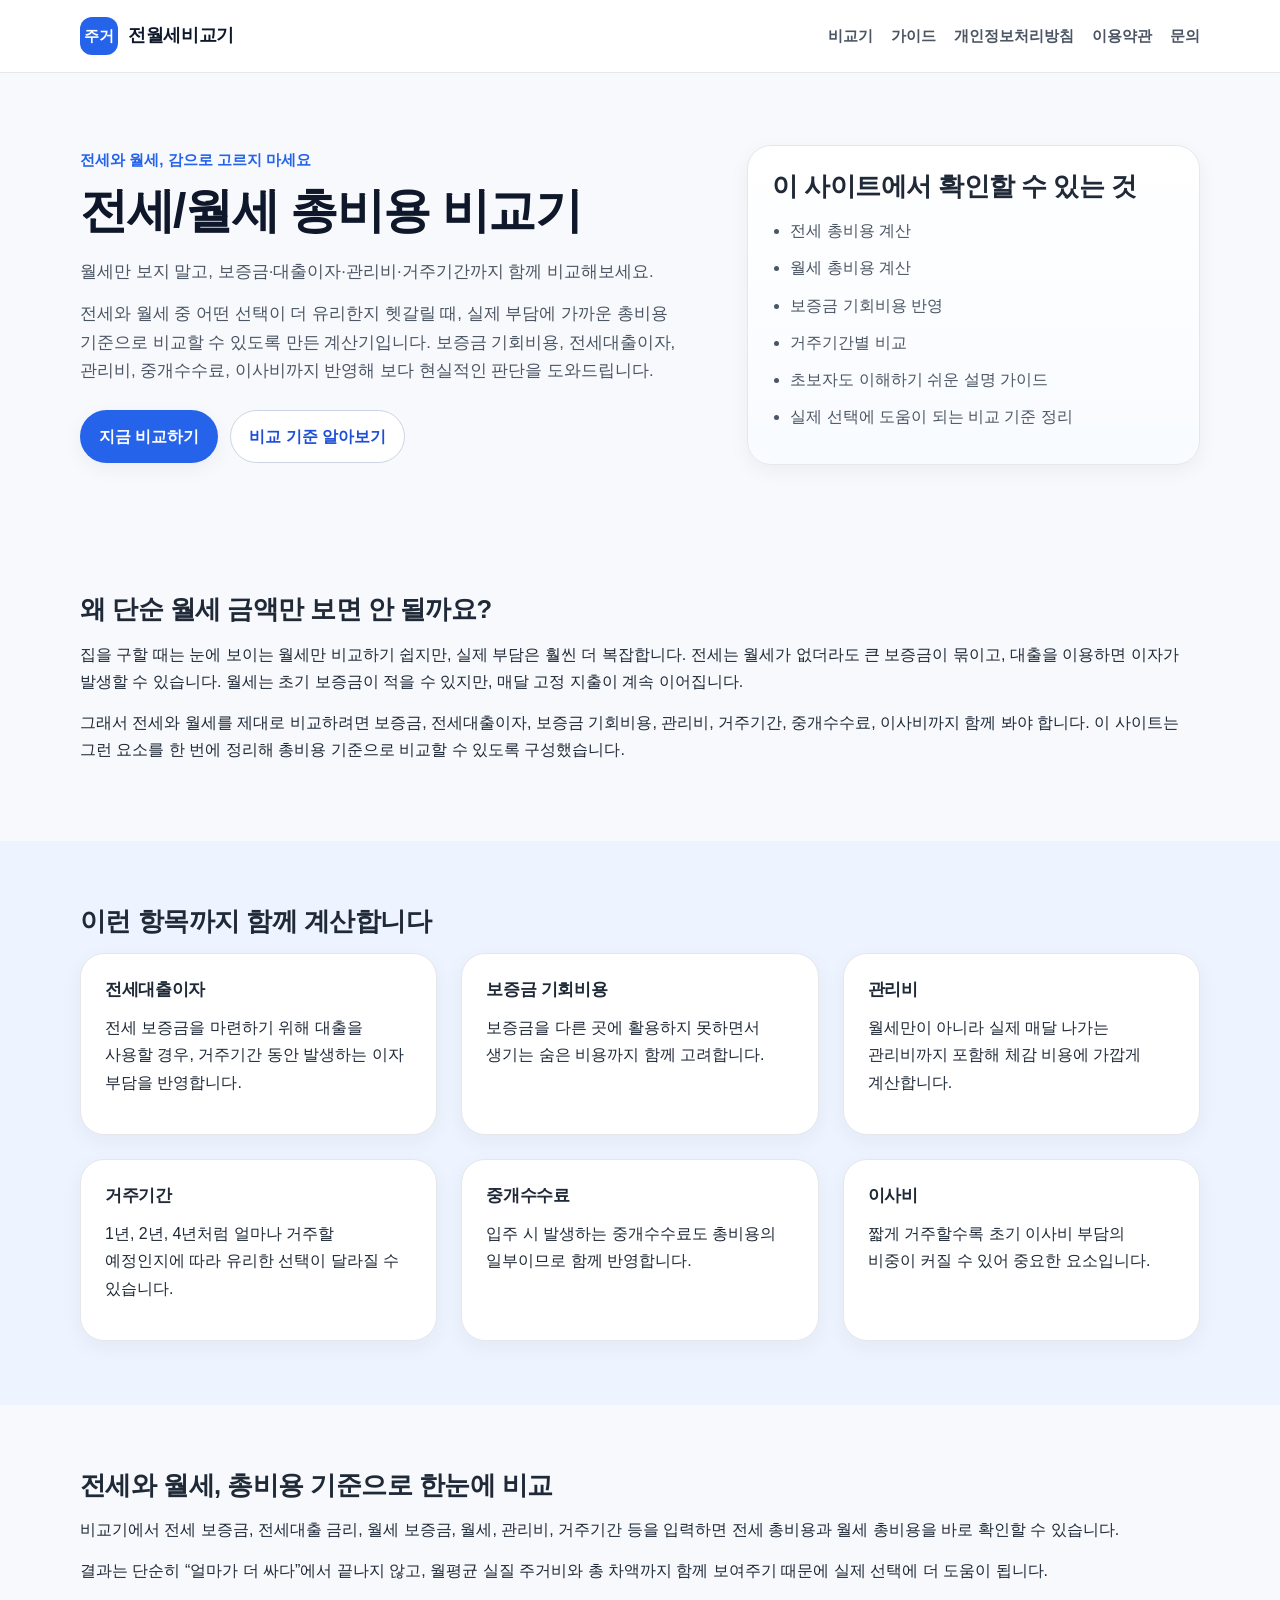
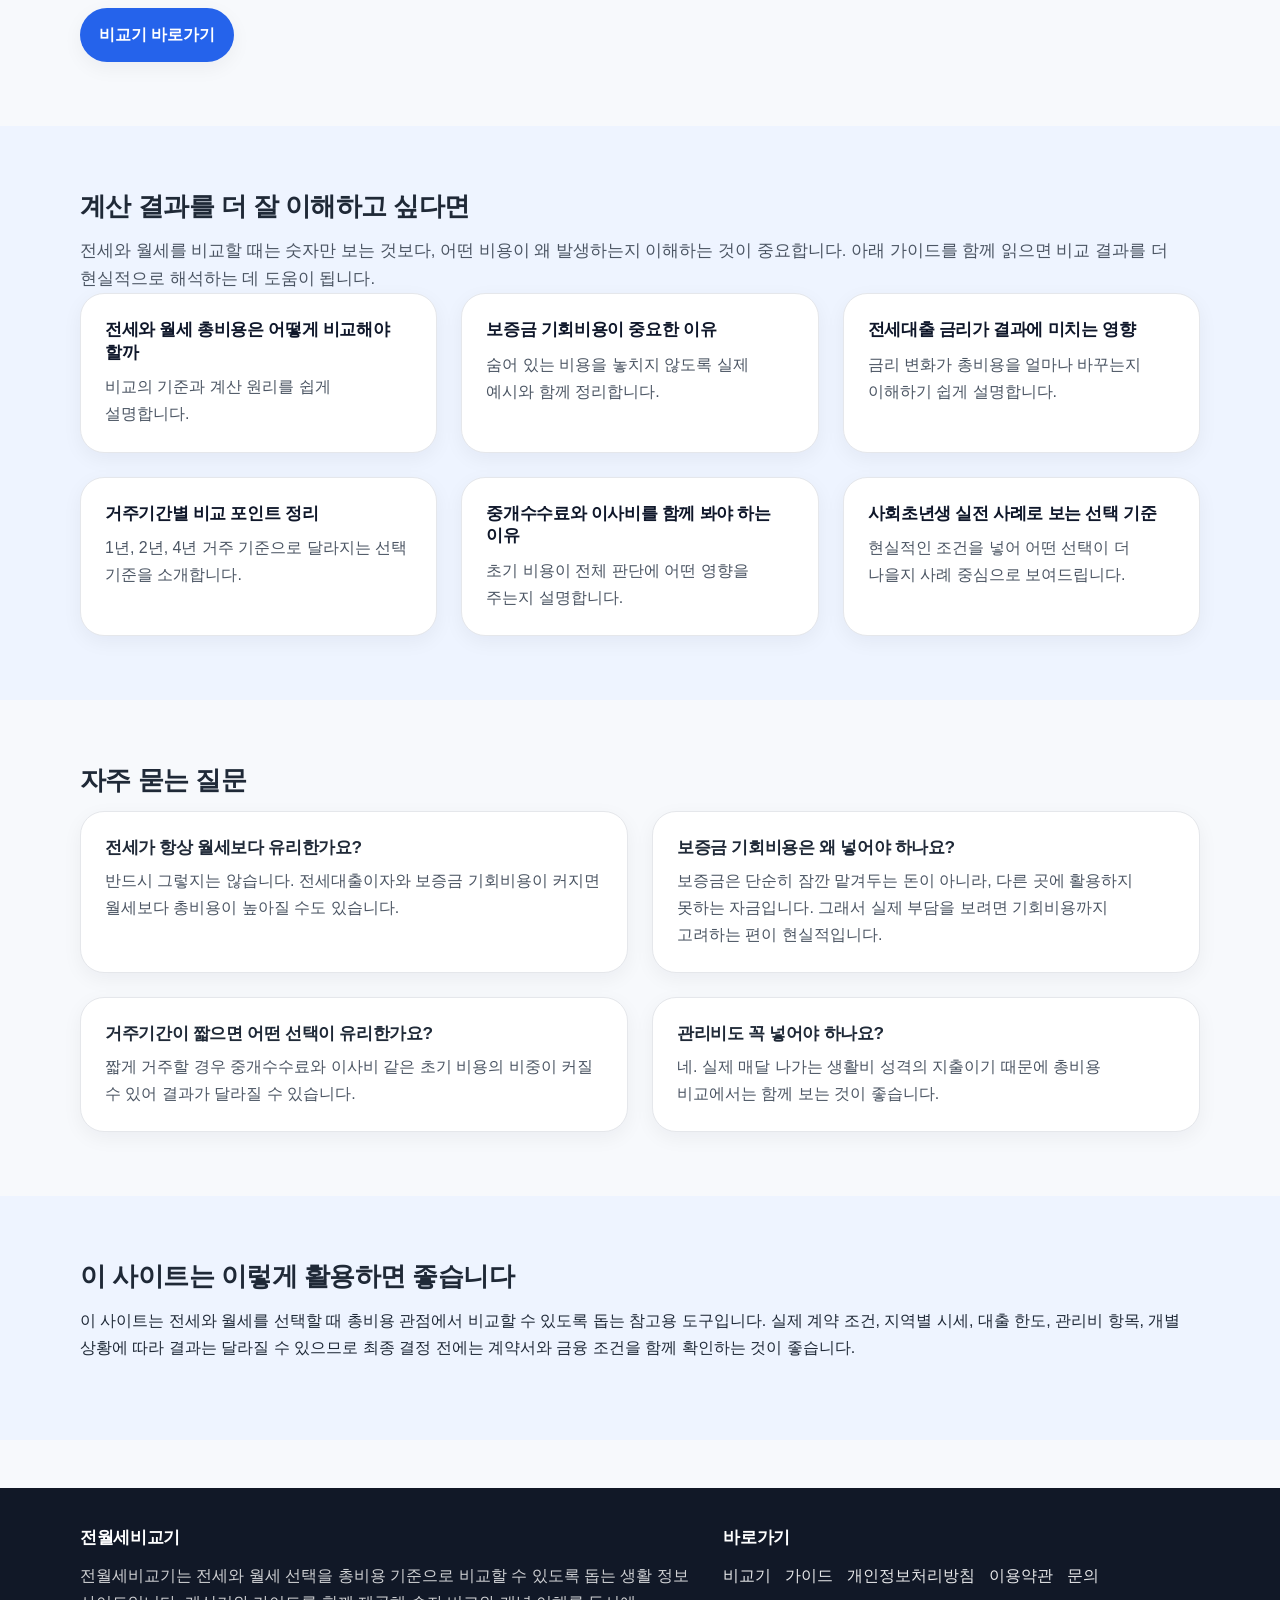
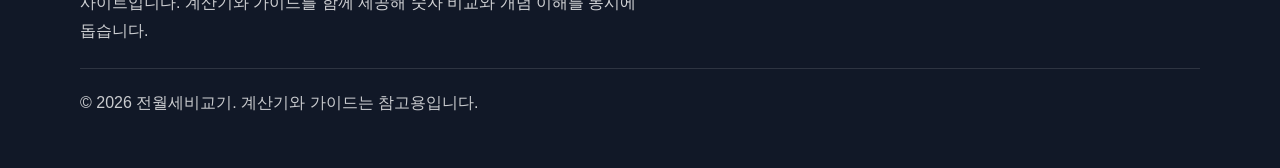
<file: index.html>
<!doctype html>
<html lang="ko">
<head>
  <meta charset="UTF-8">
  <meta name="viewport" content="width=device-width, initial-scale=1.0">
  <title>전세/월세 총비용 비교기 | 보증금·대출이자·관리비까지 한눈에</title>
  <meta name="description" content="전세와 월세 중 어떤 선택이 유리한지 총비용 기준으로 비교해보세요. 보증금, 전세대출이자, 관리비, 거주기간, 중개수수료, 이사비까지 반영해 현실적인 판단을 돕습니다.">
  <meta name="keywords" content="전세 월세 비교, 전세 월세 계산기, 전세 총비용, 월세 총비용, 전세대출이자 계산, 보증금 기회비용, 전월세 비교">
  <meta name="robots" content="index, follow">
  <meta name="google-adsense-account" content="ca-pub-1526973327653342">
  <meta name="google-site-verification" content="jjUP-h5131693XFOW3Wq83fwOdeY9rdd6nTsTo-AAXI">
  <link rel="canonical" href="https://rent-4nm.pages.dev/">
  <meta property="og:title" content="전세/월세 총비용 비교기 | 보증금·대출이자·관리비까지 한눈에">
  <meta property="og:description" content="전세와 월세 중 어떤 선택이 유리한지 총비용 기준으로 비교해보세요. 보증금, 전세대출이자, 관리비, 거주기간, 중개수수료, 이사비까지 반영해 현실적인 판단을 돕습니다.">
  <meta property="og:type" content="website">
  <meta property="og:url" content="https://rent-4nm.pages.dev/">
  <meta property="og:locale" content="ko_KR">
  <meta property="og:site_name" content="전월세비교기">
  <link rel="stylesheet" href="/assets/css/styles.css">
  <script type="application/ld+json">
  {
    "@context": "https://schema.org",
    "@type": "WebSite",
    "name": "전월세비교기",
    "url": "https://rent-4nm.pages.dev/",
    "description": "전세와 월세를 총비용 기준으로 비교할 수 있도록 돕는 생활 정보 사이트"
  }
  </script>
  <script async src="https://pagead2.googlesyndication.com/pagead/js/adsbygoogle.js?client=ca-pub-1526973327653342"
     crossorigin="anonymous"></script>
</head>
<body>
  <a class="skip-link" href="#main">본문 바로가기</a>
  <header class="site-header">
    <div class="container header-inner">
      <a href="/index.html" class="brand" aria-label="전월세비교기 홈으로 이동">
        <span class="brand-badge">주거</span>
        <span>전월세비교기</span>
      </a>
      <button class="nav-toggle" type="button" aria-label="메뉴 열기" aria-expanded="false" data-nav-toggle>☰</button>
      <nav class="site-nav" aria-label="주요 메뉴" data-nav>
        <ul>
          <li><a href="/compare/index.html">비교기</a></li>
          <li><a href="/guides/">가이드</a></li>
          <li><a href="/privacy/">개인정보처리방침</a></li>
          <li><a href="/terms/">이용약관</a></li>
          <li><a href="/contact/">문의</a></li>
        </ul>
      </nav>
    </div>
  </header>

  <main id="main">
    <section class="hero">
      <div class="container hero-grid">
        <div>
          <p class="eyebrow">전세와 월세, 감으로 고르지 마세요</p>
          <h1>전세/월세 총비용 비교기</h1>
          <p class="hero-text">
            월세만 보지 말고, 보증금·대출이자·관리비·거주기간까지 함께 비교해보세요.
          </p>
          <p class="hero-text">
            전세와 월세 중 어떤 선택이 더 유리한지 헷갈릴 때, 실제 부담에 가까운 총비용 기준으로 비교할 수 있도록 만든 계산기입니다.
            보증금 기회비용, 전세대출이자, 관리비, 중개수수료, 이사비까지 반영해 보다 현실적인 판단을 도와드립니다.
          </p>
          <div class="hero-actions">
            <a href="/compare/index.html" class="btn btn-primary">지금 비교하기</a>
            <a href="/guides/" class="btn btn-secondary">비교 기준 알아보기</a>
          </div>
        </div>

        <aside class="card hero-card" aria-label="핵심 안내">
          <h2>이 사이트에서 확인할 수 있는 것</h2>
          <ul class="feature-list">
            <li>전세 총비용 계산</li>
            <li>월세 총비용 계산</li>
            <li>보증금 기회비용 반영</li>
            <li>거주기간별 비교</li>
            <li>초보자도 이해하기 쉬운 설명 가이드</li>
            <li>실제 선택에 도움이 되는 비교 기준 정리</li>
          </ul>
        </aside>
      </div>
    </section>

    <section class="section">
      <div class="container">
        <h2>왜 단순 월세 금액만 보면 안 될까요?</h2>
        <p>
          집을 구할 때는 눈에 보이는 월세만 비교하기 쉽지만, 실제 부담은 훨씬 더 복잡합니다.
          전세는 월세가 없더라도 큰 보증금이 묶이고, 대출을 이용하면 이자가 발생할 수 있습니다.
          월세는 초기 보증금이 적을 수 있지만, 매달 고정 지출이 계속 이어집니다.
        </p>
        <p>
          그래서 전세와 월세를 제대로 비교하려면 보증금, 전세대출이자, 보증금 기회비용, 관리비, 거주기간, 중개수수료, 이사비까지 함께 봐야 합니다.
          이 사이트는 그런 요소를 한 번에 정리해 총비용 기준으로 비교할 수 있도록 구성했습니다.
        </p>
      </div>
    </section>

    <section class="section alt-bg">
      <div class="container">
        <h2>이런 항목까지 함께 계산합니다</h2>
        <div class="card-grid">
          <div class="card">
            <h3>전세대출이자</h3>
            <p>전세 보증금을 마련하기 위해 대출을 사용할 경우, 거주기간 동안 발생하는 이자 부담을 반영합니다.</p>
          </div>
          <div class="card">
            <h3>보증금 기회비용</h3>
            <p>보증금을 다른 곳에 활용하지 못하면서 생기는 숨은 비용까지 함께 고려합니다.</p>
          </div>
          <div class="card">
            <h3>관리비</h3>
            <p>월세만이 아니라 실제 매달 나가는 관리비까지 포함해 체감 비용에 가깝게 계산합니다.</p>
          </div>
          <div class="card">
            <h3>거주기간</h3>
            <p>1년, 2년, 4년처럼 얼마나 거주할 예정인지에 따라 유리한 선택이 달라질 수 있습니다.</p>
          </div>
          <div class="card">
            <h3>중개수수료</h3>
            <p>입주 시 발생하는 중개수수료도 총비용의 일부이므로 함께 반영합니다.</p>
          </div>
          <div class="card">
            <h3>이사비</h3>
            <p>짧게 거주할수록 초기 이사비 부담의 비중이 커질 수 있어 중요한 요소입니다.</p>
          </div>
        </div>
      </div>
    </section>

    <section class="section">
      <div class="container">
        <h2>전세와 월세, 총비용 기준으로 한눈에 비교</h2>
        <p>
          비교기에서 전세 보증금, 전세대출 금리, 월세 보증금, 월세, 관리비, 거주기간 등을 입력하면
          전세 총비용과 월세 총비용을 바로 확인할 수 있습니다.
        </p>
        <p>
          결과는 단순히 “얼마가 더 싸다”에서 끝나지 않고,
          월평균 실질 주거비와 총 차액까지 함께 보여주기 때문에 실제 선택에 더 도움이 됩니다.
        </p>
        <div class="hero-actions">
          <a href="/compare/index.html" class="btn btn-primary">비교기 바로가기</a>
        </div>
      </div>
    </section>

    <section class="section alt-bg">
      <div class="container">
        <h2>계산 결과를 더 잘 이해하고 싶다면</h2>
        <p class="page-lead">
          전세와 월세를 비교할 때는 숫자만 보는 것보다, 어떤 비용이 왜 발생하는지 이해하는 것이 중요합니다.
          아래 가이드를 함께 읽으면 비교 결과를 더 현실적으로 해석하는 데 도움이 됩니다.
        </p>
        <div class="card-grid">
          <a class="card link-card" href="/guides/jeonse-vs-wolse-basics.html">
            <h3>전세와 월세 총비용은 어떻게 비교해야 할까</h3>
            <p>비교의 기준과 계산 원리를 쉽게 설명합니다.</p>
          </a>
          <a class="card link-card" href="/guides/deposit-opportunity-cost.html">
            <h3>보증금 기회비용이 중요한 이유</h3>
            <p>숨어 있는 비용을 놓치지 않도록 실제 예시와 함께 정리합니다.</p>
          </a>
          <a class="card link-card" href="/guides/jeonse-loan-interest-guide.html">
            <h3>전세대출 금리가 결과에 미치는 영향</h3>
            <p>금리 변화가 총비용을 얼마나 바꾸는지 이해하기 쉽게 설명합니다.</p>
          </a>
          <a class="card link-card" href="/guides/living-period-comparison.html">
            <h3>거주기간별 비교 포인트 정리</h3>
            <p>1년, 2년, 4년 거주 기준으로 달라지는 선택 기준을 소개합니다.</p>
          </a>
          <a class="card link-card" href="/guides/broker-fee-moving-cost.html">
            <h3>중개수수료와 이사비를 함께 봐야 하는 이유</h3>
            <p>초기 비용이 전체 판단에 어떤 영향을 주는지 설명합니다.</p>
          </a>
          <a class="card link-card" href="/guides/real-cases-for-beginners.html">
            <h3>사회초년생 실전 사례로 보는 선택 기준</h3>
            <p>현실적인 조건을 넣어 어떤 선택이 더 나을지 사례 중심으로 보여드립니다.</p>
          </a>
        </div>
      </div>
    </section>

    <section class="section">
      <div class="container">
        <h2>자주 묻는 질문</h2>
        <div class="faq-grid">
          <div class="card faq-item">
            <h3>전세가 항상 월세보다 유리한가요?</h3>
            <p>반드시 그렇지는 않습니다. 전세대출이자와 보증금 기회비용이 커지면 월세보다 총비용이 높아질 수도 있습니다.</p>
          </div>
          <div class="card faq-item">
            <h3>보증금 기회비용은 왜 넣어야 하나요?</h3>
            <p>보증금은 단순히 잠깐 맡겨두는 돈이 아니라, 다른 곳에 활용하지 못하는 자금입니다. 그래서 실제 부담을 보려면 기회비용까지 고려하는 편이 현실적입니다.</p>
          </div>
          <div class="card faq-item">
            <h3>거주기간이 짧으면 어떤 선택이 유리한가요?</h3>
            <p>짧게 거주할 경우 중개수수료와 이사비 같은 초기 비용의 비중이 커질 수 있어 결과가 달라질 수 있습니다.</p>
          </div>
          <div class="card faq-item">
            <h3>관리비도 꼭 넣어야 하나요?</h3>
            <p>네. 실제 매달 나가는 생활비 성격의 지출이기 때문에 총비용 비교에서는 함께 보는 것이 좋습니다.</p>
          </div>
        </div>
      </div>
    </section>

    <section class="section alt-bg">
      <div class="container">
        <h2>이 사이트는 이렇게 활용하면 좋습니다</h2>
        <p>
          이 사이트는 전세와 월세를 선택할 때 총비용 관점에서 비교할 수 있도록 돕는 참고용 도구입니다.
          실제 계약 조건, 지역별 시세, 대출 한도, 관리비 항목, 개별 상황에 따라 결과는 달라질 수 있으므로
          최종 결정 전에는 계약서와 금융 조건을 함께 확인하는 것이 좋습니다.
        </p>
      </div>
    </section>
  </main>

  <footer class="footer">
    <div class="container">
      <div class="footer-grid">
        <section>
          <h3>전월세비교기</h3>
          <p>
            전월세비교기는 전세와 월세 선택을 총비용 기준으로 비교할 수 있도록 돕는 생활 정보 사이트입니다.
            계산기와 가이드를 함께 제공해 숫자 비교와 개념 이해를 동시에 돕습니다.
          </p>
        </section>
        <section>
          <h3>바로가기</h3>
          <ul class="footer-links">
            <li><a href="/compare/index.html">비교기</a></li>
            <li><a href="/guides/">가이드</a></li>
            <li><a href="/privacy/">개인정보처리방침</a></li>
            <li><a href="/terms/">이용약관</a></li>
            <li><a href="/contact/">문의</a></li>
          </ul>
        </section>
      </div>
      <div class="footer-bottom">
        <p>© <span data-current-year></span> 전월세비교기. 계산기와 가이드는 참고용입니다.</p>
      </div>
    </div>
  </footer>

  <script defer src="/assets/js/site.js"></script>
</body>
</html>
</file>
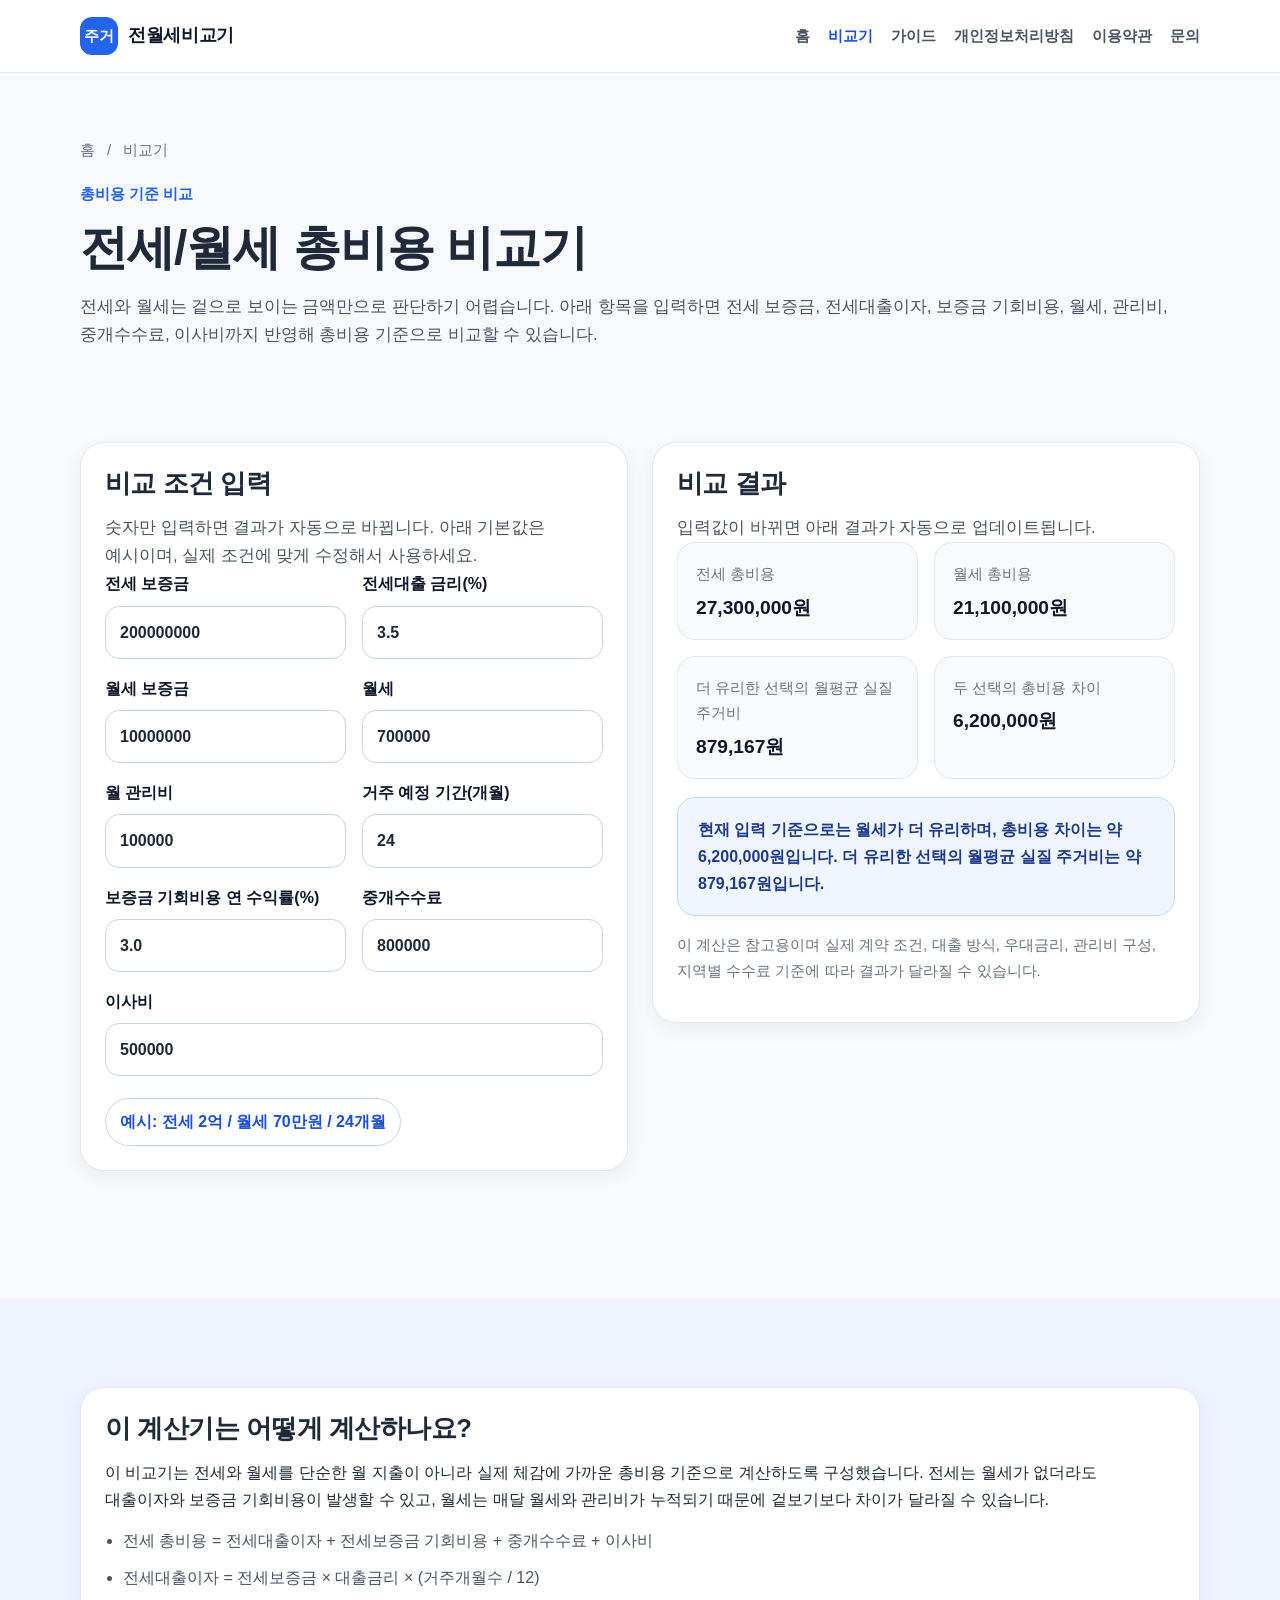
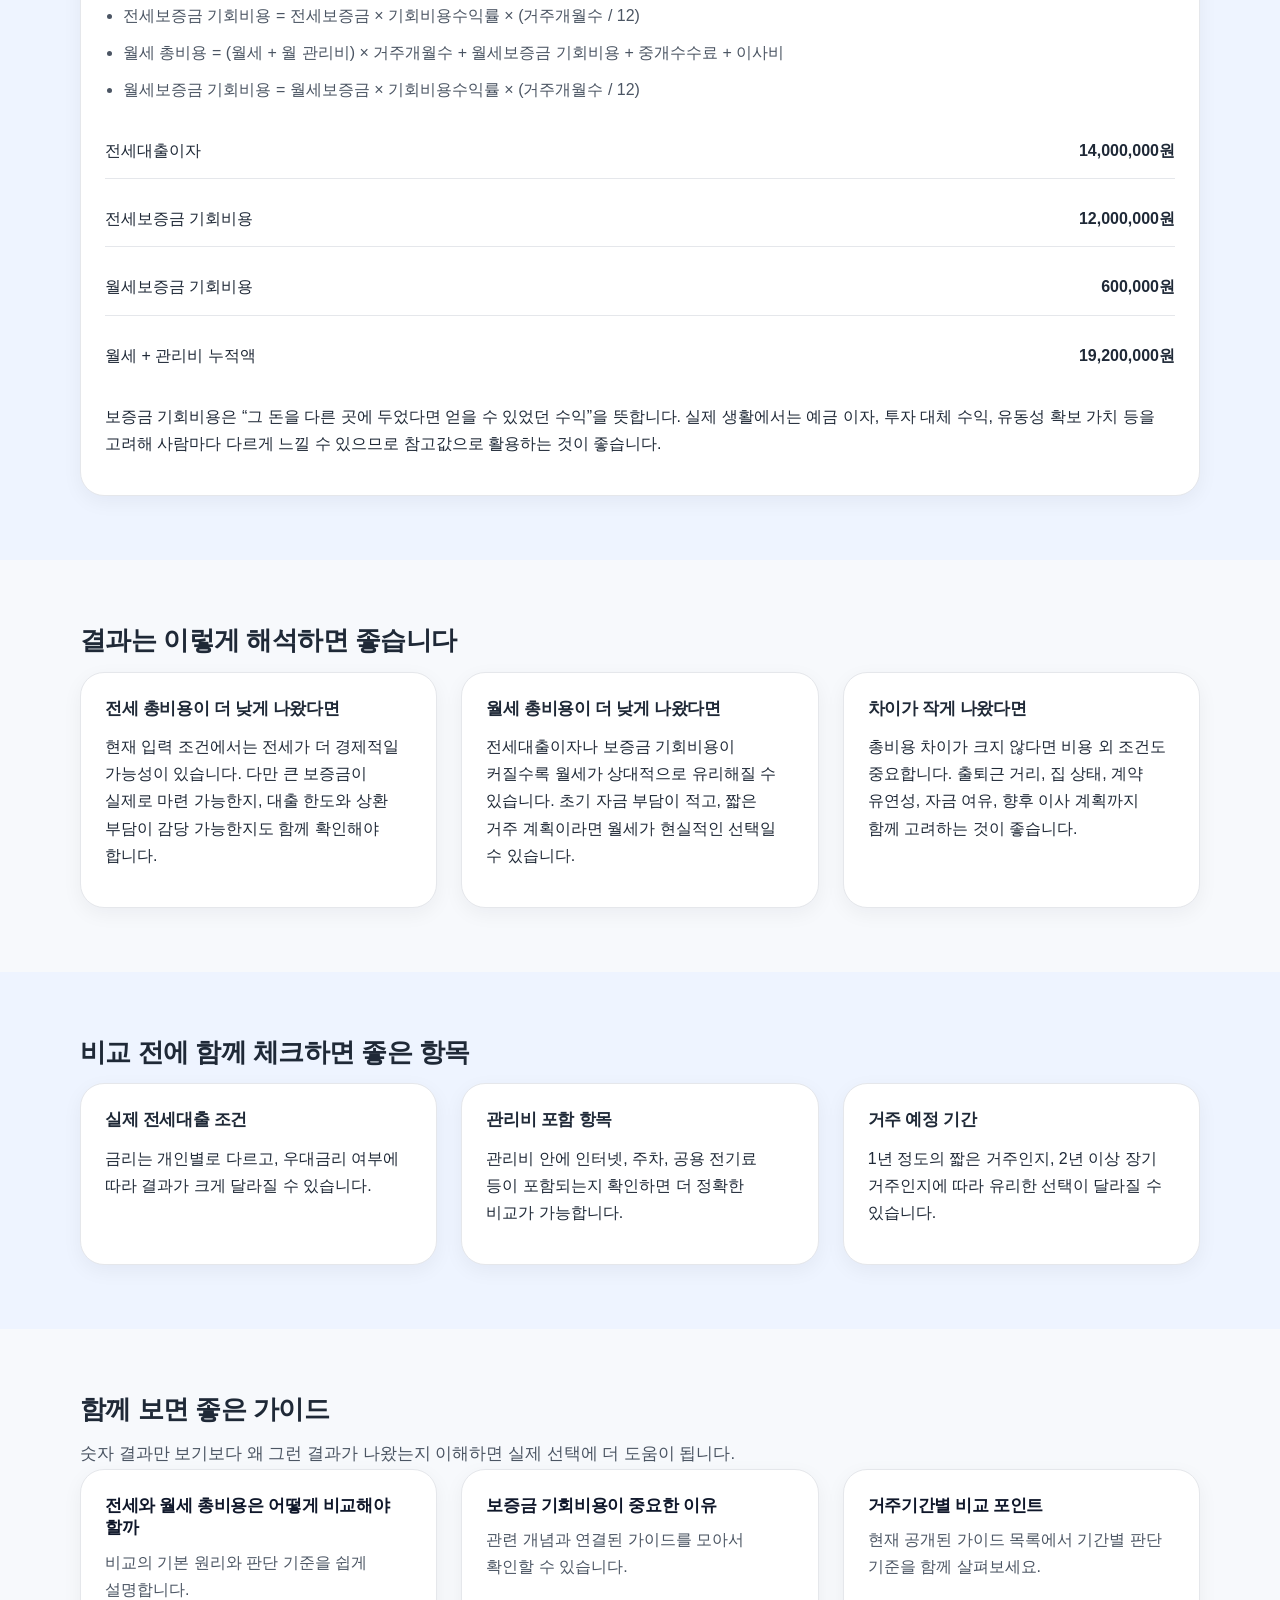
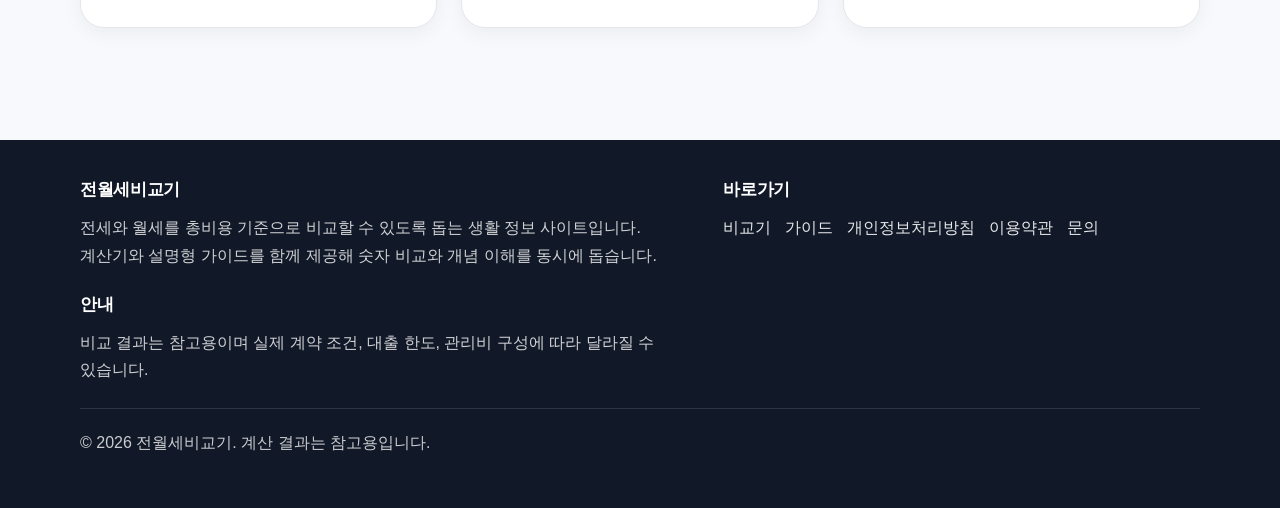
<file: compare/index.html>
<!doctype html>
<html lang="ko">
<head>
  <meta charset="UTF-8">
  <meta name="viewport" content="width=device-width, initial-scale=1.0">
  <title>전세/월세 총비용 비교기 | 전세와 월세 실제 부담 비교</title>
  <meta name="description" content="전세 보증금, 전세대출 금리, 월세, 관리비, 거주기간을 입력해 전세와 월세의 총비용을 비교해보세요. 보증금 기회비용과 중개수수료, 이사비까지 반영합니다.">
  <meta name="robots" content="index, follow">
  <meta name="google-adsense-account" content="ca-pub-1526973327653342">
  <link rel="canonical" href="https://rent-4nm.pages.dev/compare/">
  <meta property="og:title" content="전세/월세 총비용 비교기 | 전세와 월세 실제 부담 비교">
  <meta property="og:description" content="전세와 월세를 단순 월 지출이 아니라 총비용 기준으로 비교해보세요. 보증금, 대출이자, 관리비, 거주기간, 중개수수료, 이사비까지 반영합니다.">
  <meta property="og:type" content="website">
  <meta property="og:url" content="https://rent-4nm.pages.dev/compare/">
  <meta property="og:locale" content="ko_KR">
  <meta property="og:site_name" content="전월세비교기">
  <link rel="stylesheet" href="/assets/css/styles.css">
  <script type="application/ld+json">
  {
    "@context": "https://schema.org",
    "@type": "WebPage",
    "name": "전세/월세 총비용 비교기",
    "url": "https://rent-4nm.pages.dev/compare/",
    "description": "전세와 월세를 총비용 기준으로 비교할 수 있는 계산 페이지",
    "inLanguage": "ko-KR"
  }
  </script>
  <script async src="https://pagead2.googlesyndication.com/pagead/js/adsbygoogle.js?client=ca-pub-1526973327653342"
     crossorigin="anonymous"></script>
</head>
<body>
  <a class="skip-link" href="#main">본문 바로가기</a>
  <header class="site-header">
    <div class="container header-inner">
      <a class="brand" href="/index.html">
        <span class="brand-badge">주거</span>
        <span>전월세비교기</span>
      </a>
      <button class="nav-toggle" type="button" aria-label="메뉴 열기" aria-expanded="false" data-nav-toggle>☰</button>
      <nav class="site-nav" aria-label="주요 메뉴" data-nav>
        <ul>
          <li><a href="/index.html">홈</a></li>
          <li><a class="active" href="/compare/index.html">비교기</a></li>
          <li><a href="/guides/">가이드</a></li>
          <li><a href="/privacy/">개인정보처리방침</a></li>
          <li><a href="/terms/">이용약관</a></li>
          <li><a href="/contact/">문의</a></li>
        </ul>
      </nav>
    </div>
  </header>

  <main id="main">
    <section class="section">
      <div class="container">
        <div class="breadcrumb"><a href="/index.html">홈</a> <span>/</span> <span>비교기</span></div>
        <p class="eyebrow">총비용 기준 비교</p>
        <h1>전세/월세 총비용 비교기</h1>
        <p class="page-lead">
          전세와 월세는 겉으로 보이는 금액만으로 판단하기 어렵습니다.
          아래 항목을 입력하면 전세 보증금, 전세대출이자, 보증금 기회비용, 월세, 관리비,
          중개수수료, 이사비까지 반영해 총비용 기준으로 비교할 수 있습니다.
        </p>

        <div class="compare-layout section-lg">
          <section class="card" aria-labelledby="inputTitle">
            <h2 id="inputTitle">비교 조건 입력</h2>
            <p class="page-lead">
              숫자만 입력하면 결과가 자동으로 바뀝니다.
              아래 기본값은 예시이며, 실제 조건에 맞게 수정해서 사용하세요.
            </p>

            <form id="compareForm" class="form-grid" data-compare-form novalidate>
              <label for="jeonseDeposit">
                전세 보증금
                <input type="number" id="jeonseDeposit" name="jeonseDeposit" inputmode="numeric" min="0" step="1000000" value="200000000">
              </label>

              <label for="loanRate">
                전세대출 금리(%)
                <input type="number" id="loanRate" name="loanRate" inputmode="decimal" min="0" step="0.1" value="3.5">
              </label>

              <label for="monthlyDeposit">
                월세 보증금
                <input type="number" id="monthlyDeposit" name="monthlyDeposit" inputmode="numeric" min="0" step="1000000" value="10000000">
              </label>

              <label for="monthlyRent">
                월세
                <input type="number" id="monthlyRent" name="monthlyRent" inputmode="numeric" min="0" step="10000" value="700000">
              </label>

              <label for="maintenanceFee">
                월 관리비
                <input type="number" id="maintenanceFee" name="maintenanceFee" inputmode="numeric" min="0" step="10000" value="100000">
              </label>

              <label for="months">
                거주 예정 기간(개월)
                <input type="number" id="months" name="months" inputmode="numeric" min="1" step="1" value="24">
              </label>

              <label for="opportunityRate">
                보증금 기회비용 연 수익률(%)
                <input type="number" id="opportunityRate" name="opportunityRate" inputmode="decimal" min="0" step="0.1" value="3.0">
              </label>

              <label for="brokerFee">
                중개수수료
                <input type="number" id="brokerFee" name="brokerFee" inputmode="numeric" min="0" step="10000" value="800000">
              </label>

              <label for="movingCost" class="full-width">
                이사비
                <input type="number" id="movingCost" name="movingCost" inputmode="numeric" min="0" step="10000" value="500000">
              </label>
            </form>

            <div class="related-links" aria-label="빠른 설정 팁">
              <span class="btn btn-secondary" style="pointer-events:none;">예시: 전세 2억 / 월세 70만원 / 24개월</span>
            </div>
          </section>

          <section class="card" aria-labelledby="resultTitle">
            <h2 id="resultTitle">비교 결과</h2>
            <p class="page-lead">입력값이 바뀌면 아래 결과가 자동으로 업데이트됩니다.</p>

            <div class="result-grid">
              <div class="result-box">
                <span>전세 총비용</span>
                <strong id="jeonseTotal" class="kpi-value">0원</strong>
              </div>

              <div class="result-box">
                <span>월세 총비용</span>
                <strong id="wolseTotal" class="kpi-value">0원</strong>
              </div>

              <div class="result-box">
                <span>더 유리한 선택의 월평균 실질 주거비</span>
                <strong id="monthlyAverage" class="kpi-value">0원</strong>
              </div>

              <div class="result-box">
                <span>두 선택의 총비용 차이</span>
                <strong id="difference" class="kpi-value">0원</strong>
              </div>
            </div>

            <div class="summary-box" id="summaryText" aria-live="polite">
              결과 요약이 여기에 표시됩니다.
            </div>

            <p class="notice">
              이 계산은 참고용이며 실제 계약 조건, 대출 방식, 우대금리, 관리비 구성,
              지역별 수수료 기준에 따라 결과가 달라질 수 있습니다.
            </p>
          </section>
        </div>
      </div>
    </section>

    <section class="section alt-bg">
      <div class="container">
        <div class="card explanation-card">
          <h2>이 계산기는 어떻게 계산하나요?</h2>
          <p>
            이 비교기는 전세와 월세를 단순한 월 지출이 아니라 실제 체감에 가까운 총비용 기준으로 계산하도록 구성했습니다.
            전세는 월세가 없더라도 대출이자와 보증금 기회비용이 발생할 수 있고,
            월세는 매달 월세와 관리비가 누적되기 때문에 겉보기보다 차이가 달라질 수 있습니다.
          </p>

          <ul class="formula-list">
            <li>전세 총비용 = 전세대출이자 + 전세보증금 기회비용 + 중개수수료 + 이사비</li>
            <li>전세대출이자 = 전세보증금 × 대출금리 × (거주개월수 / 12)</li>
            <li>전세보증금 기회비용 = 전세보증금 × 기회비용수익률 × (거주개월수 / 12)</li>
            <li>월세 총비용 = (월세 + 월 관리비) × 거주개월수 + 월세보증금 기회비용 + 중개수수료 + 이사비</li>
            <li>월세보증금 기회비용 = 월세보증금 × 기회비용수익률 × (거주개월수 / 12)</li>
          </ul>

          <div class="table-like">
            <div class="table-row"><span>전세대출이자</span><strong id="loanInterest">0원</strong></div>
            <div class="table-row"><span>전세보증금 기회비용</span><strong id="jeonseOpportunity">0원</strong></div>
            <div class="table-row"><span>월세보증금 기회비용</span><strong id="wolseOpportunity">0원</strong></div>
            <div class="table-row"><span>월세 + 관리비 누적액</span><strong id="livingCost">0원</strong></div>
          </div>

          <p>
            보증금 기회비용은 “그 돈을 다른 곳에 두었다면 얻을 수 있었던 수익”을 뜻합니다.
            실제 생활에서는 예금 이자, 투자 대체 수익, 유동성 확보 가치 등을 고려해 사람마다 다르게 느낄 수 있으므로 참고값으로 활용하는 것이 좋습니다.
          </p>
        </div>
      </div>
    </section>

    <section class="section">
      <div class="container">
        <h2>결과는 이렇게 해석하면 좋습니다</h2>

        <div class="card-grid">
          <div class="card">
            <h3>전세 총비용이 더 낮게 나왔다면</h3>
            <p>
              현재 입력 조건에서는 전세가 더 경제적일 가능성이 있습니다.
              다만 큰 보증금이 실제로 마련 가능한지, 대출 한도와 상환 부담이 감당 가능한지도 함께 확인해야 합니다.
            </p>
          </div>

          <div class="card">
            <h3>월세 총비용이 더 낮게 나왔다면</h3>
            <p>
              전세대출이자나 보증금 기회비용이 커질수록 월세가 상대적으로 유리해질 수 있습니다.
              초기 자금 부담이 적고, 짧은 거주 계획이라면 월세가 현실적인 선택일 수 있습니다.
            </p>
          </div>

          <div class="card">
            <h3>차이가 작게 나왔다면</h3>
            <p>
              총비용 차이가 크지 않다면 비용 외 조건도 중요합니다.
              출퇴근 거리, 집 상태, 계약 유연성, 자금 여유, 향후 이사 계획까지 함께 고려하는 것이 좋습니다.
            </p>
          </div>
        </div>
      </div>
    </section>

    <section class="section alt-bg">
      <div class="container">
        <h2>비교 전에 함께 체크하면 좋은 항목</h2>

        <div class="card-grid">
          <div class="card">
            <h3>실제 전세대출 조건</h3>
            <p>금리는 개인별로 다르고, 우대금리 여부에 따라 결과가 크게 달라질 수 있습니다.</p>
          </div>

          <div class="card">
            <h3>관리비 포함 항목</h3>
            <p>관리비 안에 인터넷, 주차, 공용 전기료 등이 포함되는지 확인하면 더 정확한 비교가 가능합니다.</p>
          </div>

          <div class="card">
            <h3>거주 예정 기간</h3>
            <p>1년 정도의 짧은 거주인지, 2년 이상 장기 거주인지에 따라 유리한 선택이 달라질 수 있습니다.</p>
          </div>
        </div>
      </div>
    </section>

    <section class="section">
      <div class="container">
        <h2>함께 보면 좋은 가이드</h2>
        <p class="page-lead">
          숫자 결과만 보기보다 왜 그런 결과가 나왔는지 이해하면 실제 선택에 더 도움이 됩니다.
        </p>

        <div class="card-grid">
          <a class="card link-card" href="/guides/jeonse-vs-wolse-basics.html">
            <h3>전세와 월세 총비용은 어떻게 비교해야 할까</h3>
            <p>비교의 기본 원리와 판단 기준을 쉽게 설명합니다.</p>
          </a>

          <a class="card link-card" href="/guides/">
            <h3>보증금 기회비용이 중요한 이유</h3>
            <p>관련 개념과 연결된 가이드를 모아서 확인할 수 있습니다.</p>
          </a>

          <a class="card link-card" href="/guides/">
            <h3>거주기간별 비교 포인트</h3>
            <p>현재 공개된 가이드 목록에서 기간별 판단 기준을 함께 살펴보세요.</p>
          </a>
        </div>
      </div>
    </section>
  </main>

  <footer class="footer">
    <div class="container">
      <div class="footer-grid">
        <section>
          <h3>전월세비교기</h3>
          <p>
            전세와 월세를 총비용 기준으로 비교할 수 있도록 돕는 생활 정보 사이트입니다.
            계산기와 설명형 가이드를 함께 제공해 숫자 비교와 개념 이해를 동시에 돕습니다.
          </p>
        </section>
        <section>
          <h3>바로가기</h3>
          <ul class="footer-links">
            <li><a href="/compare/index.html">비교기</a></li>
            <li><a href="/guides/">가이드</a></li>
            <li><a href="/privacy/">개인정보처리방침</a></li>
            <li><a href="/terms/">이용약관</a></li>
            <li><a href="/contact/">문의</a></li>
          </ul>
        </section>
        <section>
          <h3>안내</h3>
          <p>비교 결과는 참고용이며 실제 계약 조건, 대출 한도, 관리비 구성에 따라 달라질 수 있습니다.</p>
        </section>
      </div>
      <div class="footer-bottom">
        <p>© <span data-current-year></span> 전월세비교기. 계산 결과는 참고용입니다.</p>
      </div>
    </div>
  </footer>

  <script defer src="/assets/js/site.js"></script>
  <script defer src="/assets/js/compare.js"></script>
</body>
</html>
</file>
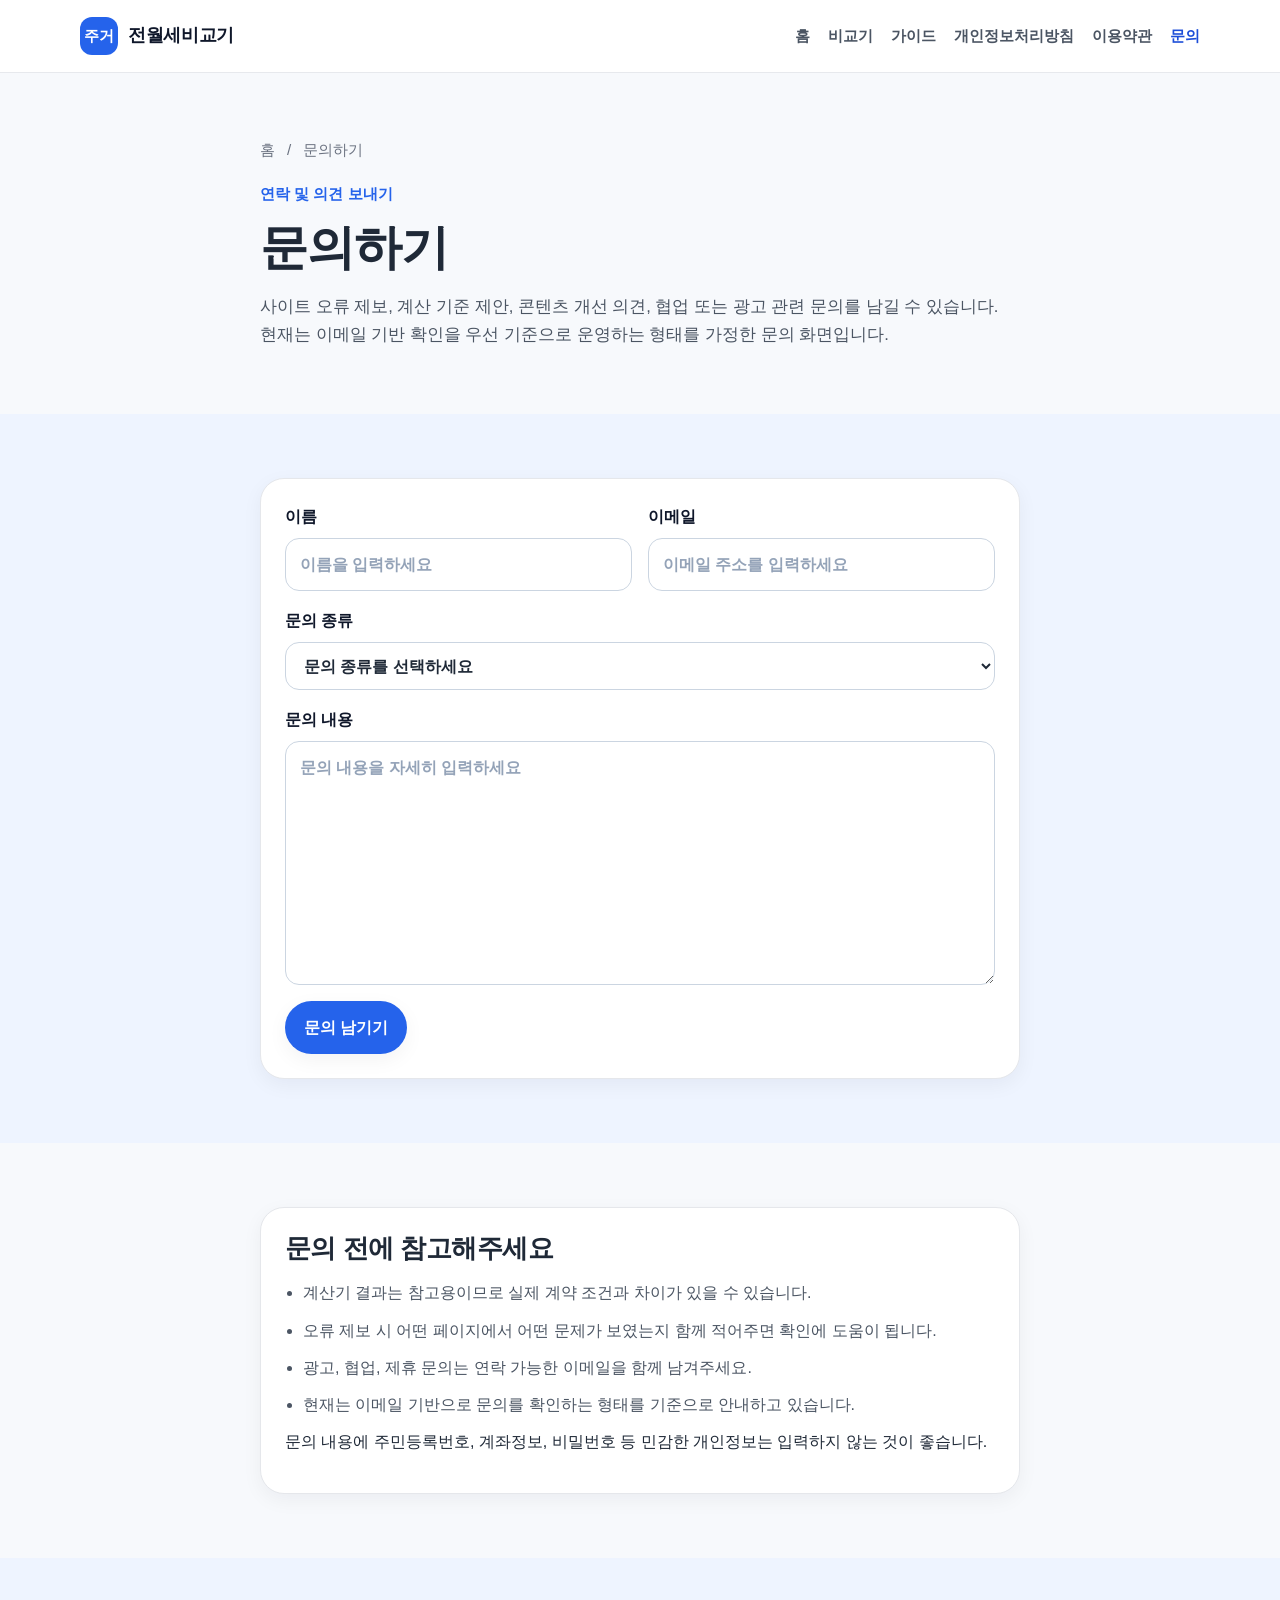
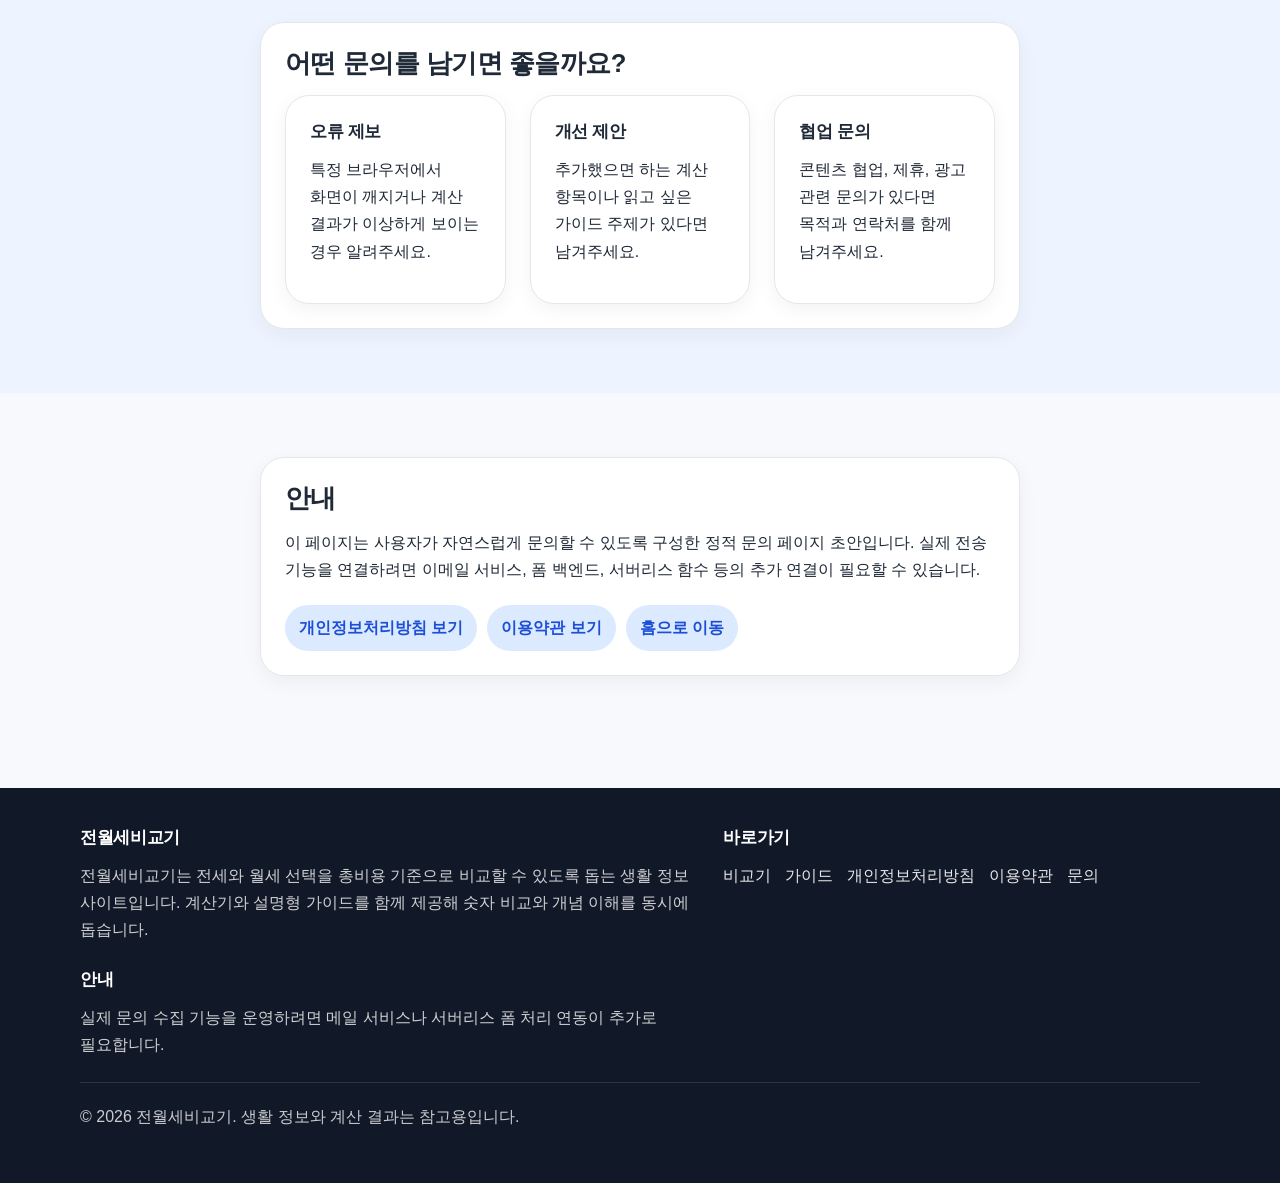
<file: contact/index.html>
<!doctype html>
<html lang="ko">
<head>
  <meta charset="UTF-8">
  <meta name="viewport" content="width=device-width, initial-scale=1.0">
  <title>문의하기 | 전월세비교기</title>
  <meta name="description" content="전월세비교기 문의 페이지입니다. 사이트 오류 제보, 계산 기준 제안, 콘텐츠 개선 의견, 협업 및 광고 문의 등을 남길 수 있습니다.">
  <meta name="robots" content="index, follow">
  <meta name="google-adsense-account" content="ca-pub-1526973327653342">
  <link rel="canonical" href="https://rent-4nm.pages.dev/contact/">
  <meta property="og:title" content="문의하기 | 전월세비교기">
  <meta property="og:description" content="사이트 오류 제보, 계산 기준 제안, 콘텐츠 개선 의견, 협업 및 광고 문의를 남길 수 있습니다.">
  <meta property="og:type" content="website">
  <meta property="og:url" content="https://rent-4nm.pages.dev/contact/">
  <meta property="og:locale" content="ko_KR">
  <meta property="og:site_name" content="전월세비교기">
  <link rel="stylesheet" href="/assets/css/styles.css">
  <script type="application/ld+json">
  {
    "@context": "https://schema.org",
    "@type": "ContactPage",
    "name": "문의하기",
    "url": "https://rent-4nm.pages.dev/contact/",
    "description": "전월세비교기 문의 페이지",
    "inLanguage": "ko-KR"
  }
  </script>
  <script async src="https://pagead2.googlesyndication.com/pagead/js/adsbygoogle.js?client=ca-pub-1526973327653342"
     crossorigin="anonymous"></script>
</head>
<body>
  <a class="skip-link" href="#main">본문 바로가기</a>
  <header class="site-header">
    <div class="container header-inner">
      <a class="brand" href="/index.html">
        <span class="brand-badge">주거</span>
        <span>전월세비교기</span>
      </a>
      <button class="nav-toggle" type="button" aria-label="메뉴 열기" aria-expanded="false" data-nav-toggle>☰</button>
      <nav class="site-nav" aria-label="주요 메뉴" data-nav>
        <ul>
          <li><a href="/index.html">홈</a></li>
          <li><a href="/compare/index.html">비교기</a></li>
          <li><a href="/guides/">가이드</a></li>
          <li><a href="/privacy/">개인정보처리방침</a></li>
          <li><a href="/terms/">이용약관</a></li>
          <li><a class="active" href="/contact/">문의</a></li>
        </ul>
      </nav>
    </div>
  </header>

  <main id="main">
    <section class="section">
      <div class="container narrow">
        <div class="breadcrumb"><a href="/index.html">홈</a> <span>/</span> <span>문의하기</span></div>
        <p class="eyebrow">연락 및 의견 보내기</p>
        <h1>문의하기</h1>
        <p class="page-lead">
          사이트 오류 제보, 계산 기준 제안, 콘텐츠 개선 의견, 협업 또는 광고 관련 문의를 남길 수 있습니다.
          현재는 이메일 기반 확인을 우선 기준으로 운영하는 형태를 가정한 문의 화면입니다.
        </p>
      </div>
    </section>

    <section class="section alt-bg">
      <div class="container narrow">
        <form class="card form-grid" action="#" method="post" novalidate>
          <label for="contactName">
            이름
            <input
              type="text"
              id="contactName"
              name="contactName"
              placeholder="이름을 입력하세요"
              autocomplete="name"
            >
          </label>

          <label for="contactEmail">
            이메일
            <input
              type="email"
              id="contactEmail"
              name="contactEmail"
              placeholder="이메일 주소를 입력하세요"
              autocomplete="email"
            >
          </label>

          <label for="contactTopic" class="full-width">
            문의 종류
            <select id="contactTopic" name="contactTopic">
              <option value="">문의 종류를 선택하세요</option>
              <option value="bug">오류 제보</option>
              <option value="content">콘텐츠 개선 제안</option>
              <option value="calculator">계산 기준 문의</option>
              <option value="business">협업 및 광고 문의</option>
              <option value="other">기타</option>
            </select>
          </label>

          <label for="contactMessage" class="full-width">
            문의 내용
            <textarea
              id="contactMessage"
              name="contactMessage"
              rows="8"
              placeholder="문의 내용을 자세히 입력하세요"
            ></textarea>
          </label>

          <div class="full-width">
            <button type="submit" class="btn">문의 남기기</button>
          </div>
        </form>
      </div>
    </section>

    <section class="section">
      <div class="container narrow">
        <div class="card">
          <h2>문의 전에 참고해주세요</h2>
          <ul class="formula-list">
            <li>계산기 결과는 참고용이므로 실제 계약 조건과 차이가 있을 수 있습니다.</li>
            <li>오류 제보 시 어떤 페이지에서 어떤 문제가 보였는지 함께 적어주면 확인에 도움이 됩니다.</li>
            <li>광고, 협업, 제휴 문의는 연락 가능한 이메일을 함께 남겨주세요.</li>
            <li>현재는 이메일 기반으로 문의를 확인하는 형태를 기준으로 안내하고 있습니다.</li>
          </ul>
          <p>
            문의 내용에 주민등록번호, 계좌정보, 비밀번호 등 민감한 개인정보는 입력하지 않는 것이 좋습니다.
          </p>
        </div>
      </div>
    </section>

    <section class="section alt-bg">
      <div class="container narrow">
        <div class="card">
          <h2>어떤 문의를 남기면 좋을까요?</h2>
          <div class="card-grid">
            <div class="card">
              <h3>오류 제보</h3>
              <p>
                특정 브라우저에서 화면이 깨지거나 계산 결과가 이상하게 보이는 경우 알려주세요.
              </p>
            </div>
            <div class="card">
              <h3>개선 제안</h3>
              <p>
                추가했으면 하는 계산 항목이나 읽고 싶은 가이드 주제가 있다면 남겨주세요.
              </p>
            </div>
            <div class="card">
              <h3>협업 문의</h3>
              <p>
                콘텐츠 협업, 제휴, 광고 관련 문의가 있다면 목적과 연락처를 함께 남겨주세요.
              </p>
            </div>
          </div>
        </div>
      </div>
    </section>

    <section class="section">
      <div class="container narrow">
        <div class="card">
          <h2>안내</h2>
          <p>
            이 페이지는 사용자가 자연스럽게 문의할 수 있도록 구성한 정적 문의 페이지 초안입니다.
            실제 전송 기능을 연결하려면 이메일 서비스, 폼 백엔드, 서버리스 함수 등의 추가 연결이 필요할 수 있습니다.
          </p>

          <div class="related-links">
            <a href="/privacy/">개인정보처리방침 보기</a>
            <a href="/terms/">이용약관 보기</a>
            <a href="/index.html">홈으로 이동</a>
          </div>
        </div>
      </div>
    </section>
  </main>

  <footer class="footer">
    <div class="container">
      <div class="footer-grid">
        <section>
          <h3>전월세비교기</h3>
          <p>
            전월세비교기는 전세와 월세 선택을 총비용 기준으로 비교할 수 있도록 돕는 생활 정보 사이트입니다.
            계산기와 설명형 가이드를 함께 제공해 숫자 비교와 개념 이해를 동시에 돕습니다.
          </p>
        </section>
        <section>
          <h3>바로가기</h3>
          <ul class="footer-links">
            <li><a href="/compare/index.html">비교기</a></li>
            <li><a href="/guides/">가이드</a></li>
            <li><a href="/privacy/">개인정보처리방침</a></li>
            <li><a href="/terms/">이용약관</a></li>
            <li><a href="/contact/">문의</a></li>
          </ul>
        </section>
        <section>
          <h3>안내</h3>
          <p>실제 문의 수집 기능을 운영하려면 메일 서비스나 서버리스 폼 처리 연동이 추가로 필요합니다.</p>
        </section>
      </div>
      <div class="footer-bottom">
        <p>© <span data-current-year></span> 전월세비교기. 생활 정보와 계산 결과는 참고용입니다.</p>
      </div>
    </div>
  </footer>

  <script defer src="/assets/js/site.js"></script>
</body>
</html>
</file>
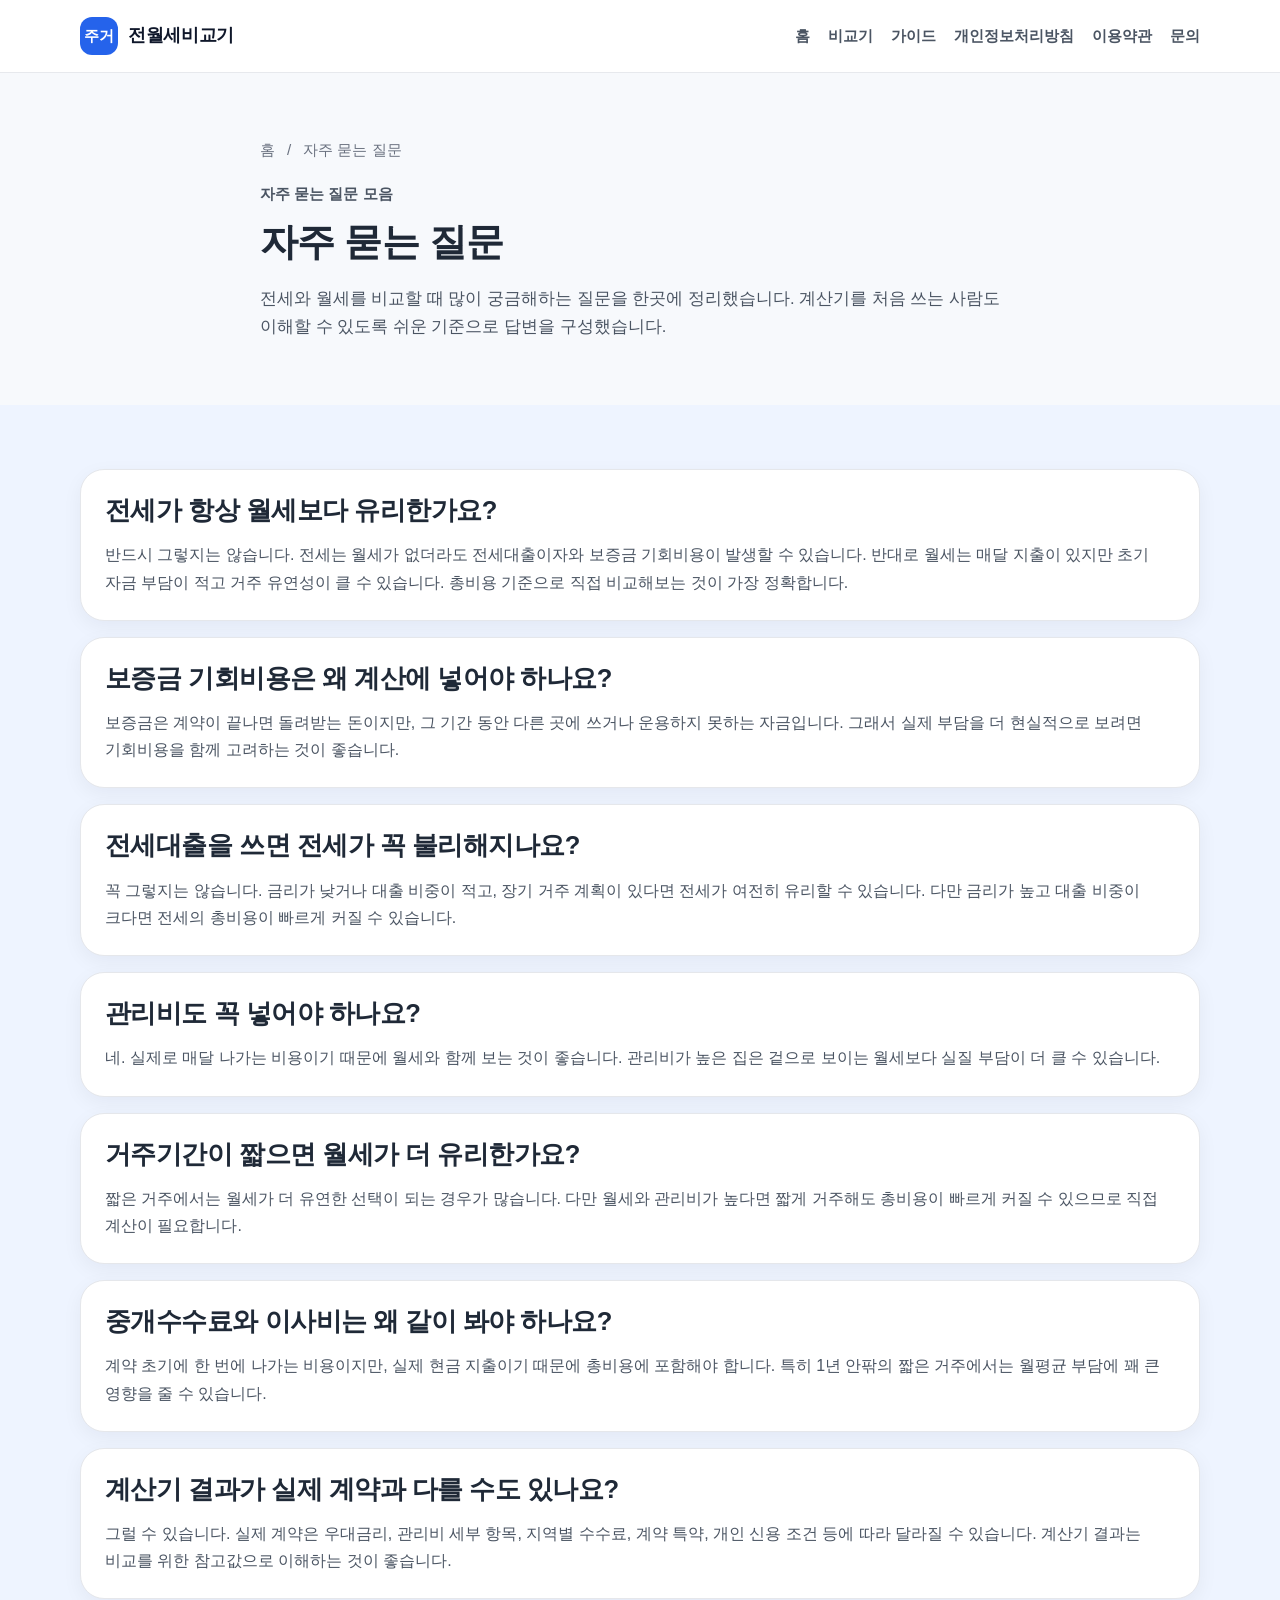
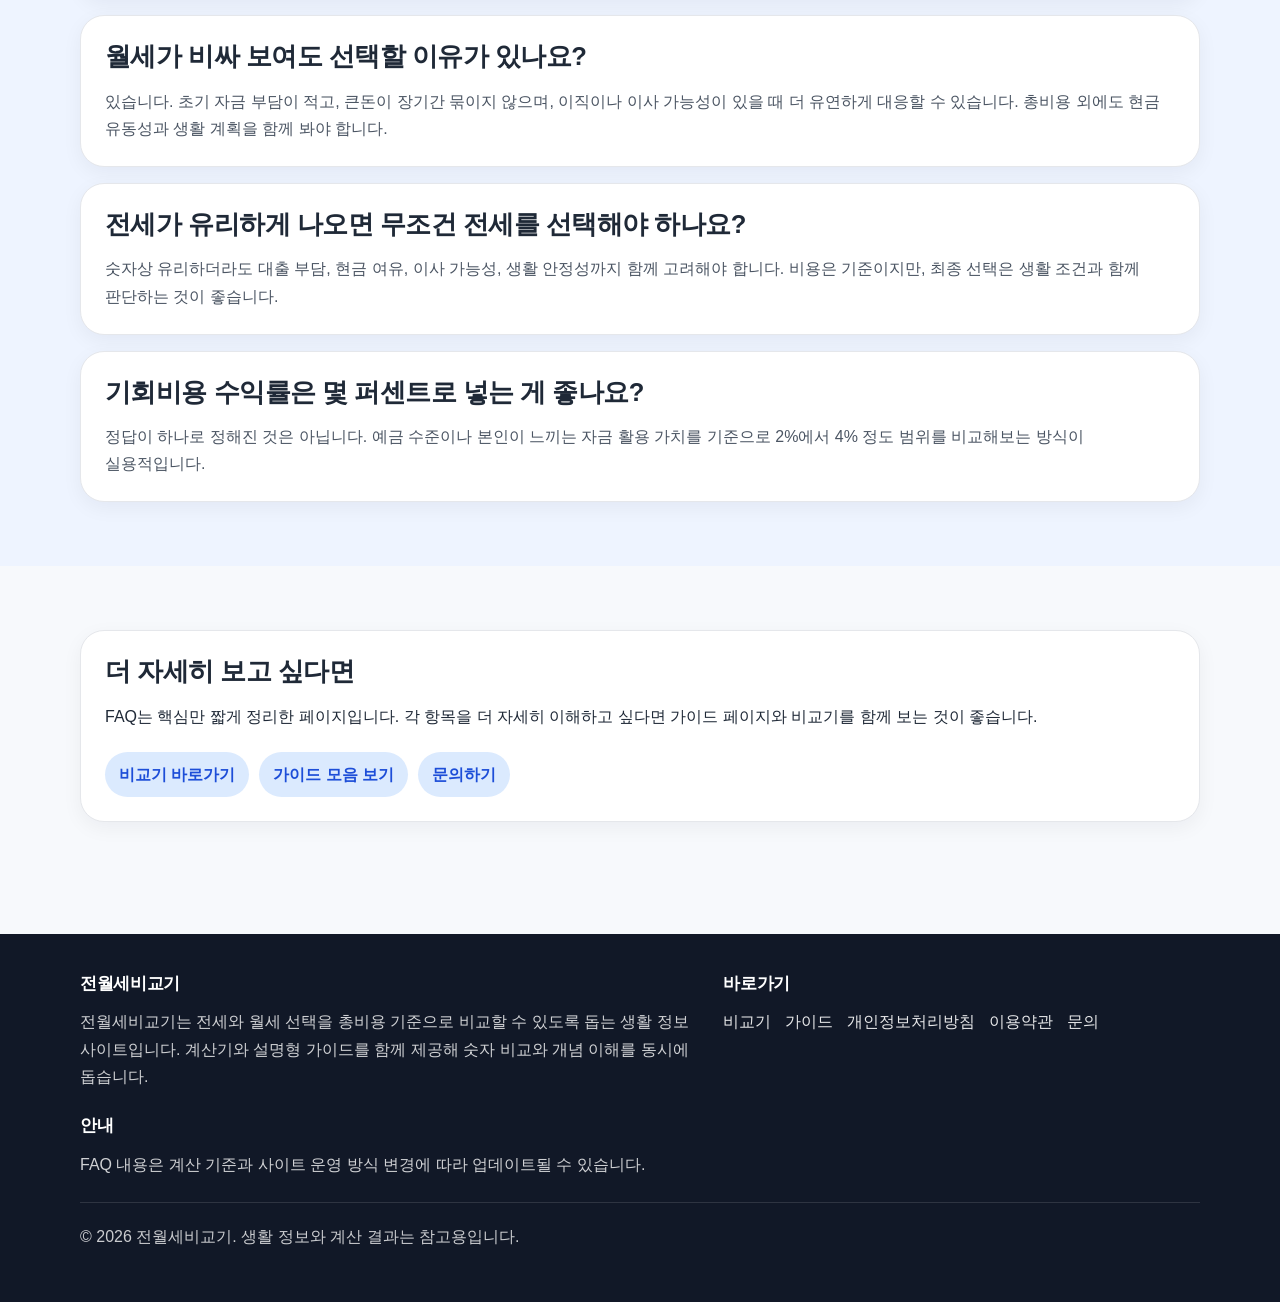
<file: faq/index.html>
<!doctype html>
<html lang="ko">
<head>
  <meta charset="UTF-8">
  <meta name="viewport" content="width=device-width, initial-scale=1.0">

  <title>자주 묻는 질문 | 전월세비교기</title>
  <meta name="description" content="전세와 월세 비교 시 자주 묻는 질문을 모았습니다. 보증금 기회비용, 전세대출 금리, 관리비, 거주기간, 계산기 활용법을 쉽게 확인할 수 있습니다.">
  <meta name="robots" content="index, follow">
  <meta name="google-adsense-account" content="ca-pub-1526973327653342">

  <link rel="canonical" href="https://rent-4nm.pages.dev/faq/">

  <meta property="og:title" content="자주 묻는 질문 | 전월세비교기">
  <meta property="og:description" content="전세와 월세 비교에서 자주 나오는 질문과 답변을 쉽게 정리했습니다.">
  <meta property="og:type" content="website">
  <meta property="og:url" content="https://rent-4nm.pages.dev/faq/">
  <meta property="og:locale" content="ko_KR">
  <meta property="og:site_name" content="전월세비교기">

  <link rel="stylesheet" href="/assets/css/styles.css">

  <script type="application/ld+json">
  {
    "@context": "https://schema.org",
    "@type": "FAQPage",
    "mainEntity": [
      {
        "@type": "Question",
        "name": "전세가 항상 월세보다 유리한가요?",
        "acceptedAnswer": {
          "@type": "Answer",
          "text": "반드시 그렇지는 않습니다. 전세대출이자, 보증금 기회비용, 거주기간, 관리비 등을 함께 보면 월세가 더 현실적인 선택이 될 수도 있습니다."
        }
      },
      {
        "@type": "Question",
        "name": "보증금 기회비용은 왜 넣어야 하나요?",
        "acceptedAnswer": {
          "@type": "Answer",
          "text": "보증금은 계약 종료 후 돌려받더라도 그 기간 동안 다른 곳에 활용하지 못하는 자금입니다. 그래서 총비용 비교에서는 기회비용을 함께 보는 것이 더 현실적입니다."
        }
      },
      {
        "@type": "Question",
        "name": "거주기간이 짧으면 월세가 더 유리한가요?",
        "acceptedAnswer": {
          "@type": "Answer",
          "text": "짧은 거주에서는 월세가 유연한 선택이 될 가능성이 있지만, 월세 수준과 관리비, 초기 비용까지 함께 계산해야 정확히 판단할 수 있습니다."
        }
      }
    ]
  }
  </script>
  <script async src="https://pagead2.googlesyndication.com/pagead/js/adsbygoogle.js?client=ca-pub-1526973327653342"
     crossorigin="anonymous"></script>
</head>
<body>
  <a class="skip-link" href="#main">본문 바로가기</a>
  <header class="site-header">
    <div class="container header-inner">
      <a class="brand" href="/index.html">
        <span class="brand-badge">주거</span>
        <span>전월세비교기</span>
      </a>
      <button class="nav-toggle" type="button" aria-label="메뉴 열기" aria-expanded="false" data-nav-toggle>☰</button>
      <nav class="site-nav" aria-label="주요 메뉴" data-nav>
        <ul>
          <li><a href="/index.html">홈</a></li>
          <li><a href="/compare/index.html">비교기</a></li>
          <li><a href="/guides/">가이드</a></li>
          <li><a href="/privacy/">개인정보처리방침</a></li>
          <li><a href="/terms/">이용약관</a></li>
          <li><a href="/contact/">문의</a></li>
        </ul>
      </nav>
    </div>
  </header>

  <main id="main">
    <section class="section">
      <div class="container article">
        <div class="breadcrumb"><a href="/index.html">홈</a> <span>/</span> <span>자주 묻는 질문</span></div>
        <p class="eyebrow">자주 묻는 질문 모음</p>
        <h1>자주 묻는 질문</h1>
        <p class="page-lead">
          전세와 월세를 비교할 때 많이 궁금해하는 질문을 한곳에 정리했습니다.
          계산기를 처음 쓰는 사람도 이해할 수 있도록 쉬운 기준으로 답변을 구성했습니다.
        </p>
      </div>
    </section>

    <section class="section alt-bg">
      <div class="container">
        <div class="faq-list">
          <div class="card faq-item">
            <h2>전세가 항상 월세보다 유리한가요?</h2>
            <p>
              반드시 그렇지는 않습니다. 전세는 월세가 없더라도 전세대출이자와 보증금 기회비용이 발생할 수 있습니다.
              반대로 월세는 매달 지출이 있지만 초기 자금 부담이 적고 거주 유연성이 클 수 있습니다.
              총비용 기준으로 직접 비교해보는 것이 가장 정확합니다.
            </p>
          </div>

          <div class="card faq-item">
            <h2>보증금 기회비용은 왜 계산에 넣어야 하나요?</h2>
            <p>
              보증금은 계약이 끝나면 돌려받는 돈이지만, 그 기간 동안 다른 곳에 쓰거나 운용하지 못하는 자금입니다.
              그래서 실제 부담을 더 현실적으로 보려면 기회비용을 함께 고려하는 것이 좋습니다.
            </p>
          </div>

          <div class="card faq-item">
            <h2>전세대출을 쓰면 전세가 꼭 불리해지나요?</h2>
            <p>
              꼭 그렇지는 않습니다. 금리가 낮거나 대출 비중이 적고, 장기 거주 계획이 있다면 전세가 여전히 유리할 수 있습니다.
              다만 금리가 높고 대출 비중이 크다면 전세의 총비용이 빠르게 커질 수 있습니다.
            </p>
          </div>

          <div class="card faq-item">
            <h2>관리비도 꼭 넣어야 하나요?</h2>
            <p>
              네. 실제로 매달 나가는 비용이기 때문에 월세와 함께 보는 것이 좋습니다.
              관리비가 높은 집은 겉으로 보이는 월세보다 실질 부담이 더 클 수 있습니다.
            </p>
          </div>

          <div class="card faq-item">
            <h2>거주기간이 짧으면 월세가 더 유리한가요?</h2>
            <p>
              짧은 거주에서는 월세가 더 유연한 선택이 되는 경우가 많습니다.
              다만 월세와 관리비가 높다면 짧게 거주해도 총비용이 빠르게 커질 수 있으므로 직접 계산이 필요합니다.
            </p>
          </div>

          <div class="card faq-item">
            <h2>중개수수료와 이사비는 왜 같이 봐야 하나요?</h2>
            <p>
              계약 초기에 한 번에 나가는 비용이지만, 실제 현금 지출이기 때문에 총비용에 포함해야 합니다.
              특히 1년 안팎의 짧은 거주에서는 월평균 부담에 꽤 큰 영향을 줄 수 있습니다.
            </p>
          </div>

          <div class="card faq-item">
            <h2>계산기 결과가 실제 계약과 다를 수도 있나요?</h2>
            <p>
              그럴 수 있습니다. 실제 계약은 우대금리, 관리비 세부 항목, 지역별 수수료, 계약 특약, 개인 신용 조건 등에 따라 달라질 수 있습니다.
              계산기 결과는 비교를 위한 참고값으로 이해하는 것이 좋습니다.
            </p>
          </div>

          <div class="card faq-item">
            <h2>월세가 비싸 보여도 선택할 이유가 있나요?</h2>
            <p>
              있습니다. 초기 자금 부담이 적고, 큰돈이 장기간 묶이지 않으며, 이직이나 이사 가능성이 있을 때 더 유연하게 대응할 수 있습니다.
              총비용 외에도 현금 유동성과 생활 계획을 함께 봐야 합니다.
            </p>
          </div>

          <div class="card faq-item">
            <h2>전세가 유리하게 나오면 무조건 전세를 선택해야 하나요?</h2>
            <p>
              숫자상 유리하더라도 대출 부담, 현금 여유, 이사 가능성, 생활 안정성까지 함께 고려해야 합니다.
              비용은 기준이지만, 최종 선택은 생활 조건과 함께 판단하는 것이 좋습니다.
            </p>
          </div>

          <div class="card faq-item">
            <h2>기회비용 수익률은 몇 퍼센트로 넣는 게 좋나요?</h2>
            <p>
              정답이 하나로 정해진 것은 아닙니다. 예금 수준이나 본인이 느끼는 자금 활용 가치를 기준으로 2%에서 4% 정도 범위를 비교해보는 방식이 실용적입니다.
            </p>
          </div>
        </div>
      </div>
    </section>

    <section class="section">
      <div class="container">
        <div class="card">
          <h2>더 자세히 보고 싶다면</h2>
          <p>
            FAQ는 핵심만 짧게 정리한 페이지입니다.
            각 항목을 더 자세히 이해하고 싶다면 가이드 페이지와 비교기를 함께 보는 것이 좋습니다.
          </p>

          <div class="related-links">
            <a href="/compare/index.html">비교기 바로가기</a>
            <a href="/guides/">가이드 모음 보기</a>
            <a href="/contact/">문의하기</a>
          </div>
        </div>
      </div>
    </section>
  </main>

  <footer class="footer">
    <div class="container">
      <div class="footer-grid">
        <section>
          <h3>전월세비교기</h3>
          <p>
            전월세비교기는 전세와 월세 선택을 총비용 기준으로 비교할 수 있도록 돕는 생활 정보 사이트입니다.
            계산기와 설명형 가이드를 함께 제공해 숫자 비교와 개념 이해를 동시에 돕습니다.
          </p>
        </section>
        <section>
          <h3>바로가기</h3>
          <ul class="footer-links">
            <li><a href="/compare/index.html">비교기</a></li>
            <li><a href="/guides/">가이드</a></li>
            <li><a href="/privacy/">개인정보처리방침</a></li>
            <li><a href="/terms/">이용약관</a></li>
            <li><a href="/contact/">문의</a></li>
          </ul>
        </section>
        <section>
          <h3>안내</h3>
          <p>FAQ 내용은 계산 기준과 사이트 운영 방식 변경에 따라 업데이트될 수 있습니다.</p>
        </section>
      </div>
      <div class="footer-bottom">
        <p>© <span data-current-year></span> 전월세비교기. 생활 정보와 계산 결과는 참고용입니다.</p>
      </div>
    </div>
  </footer>

  <script defer src="/assets/js/site.js"></script>
</body>
</html>
</file>
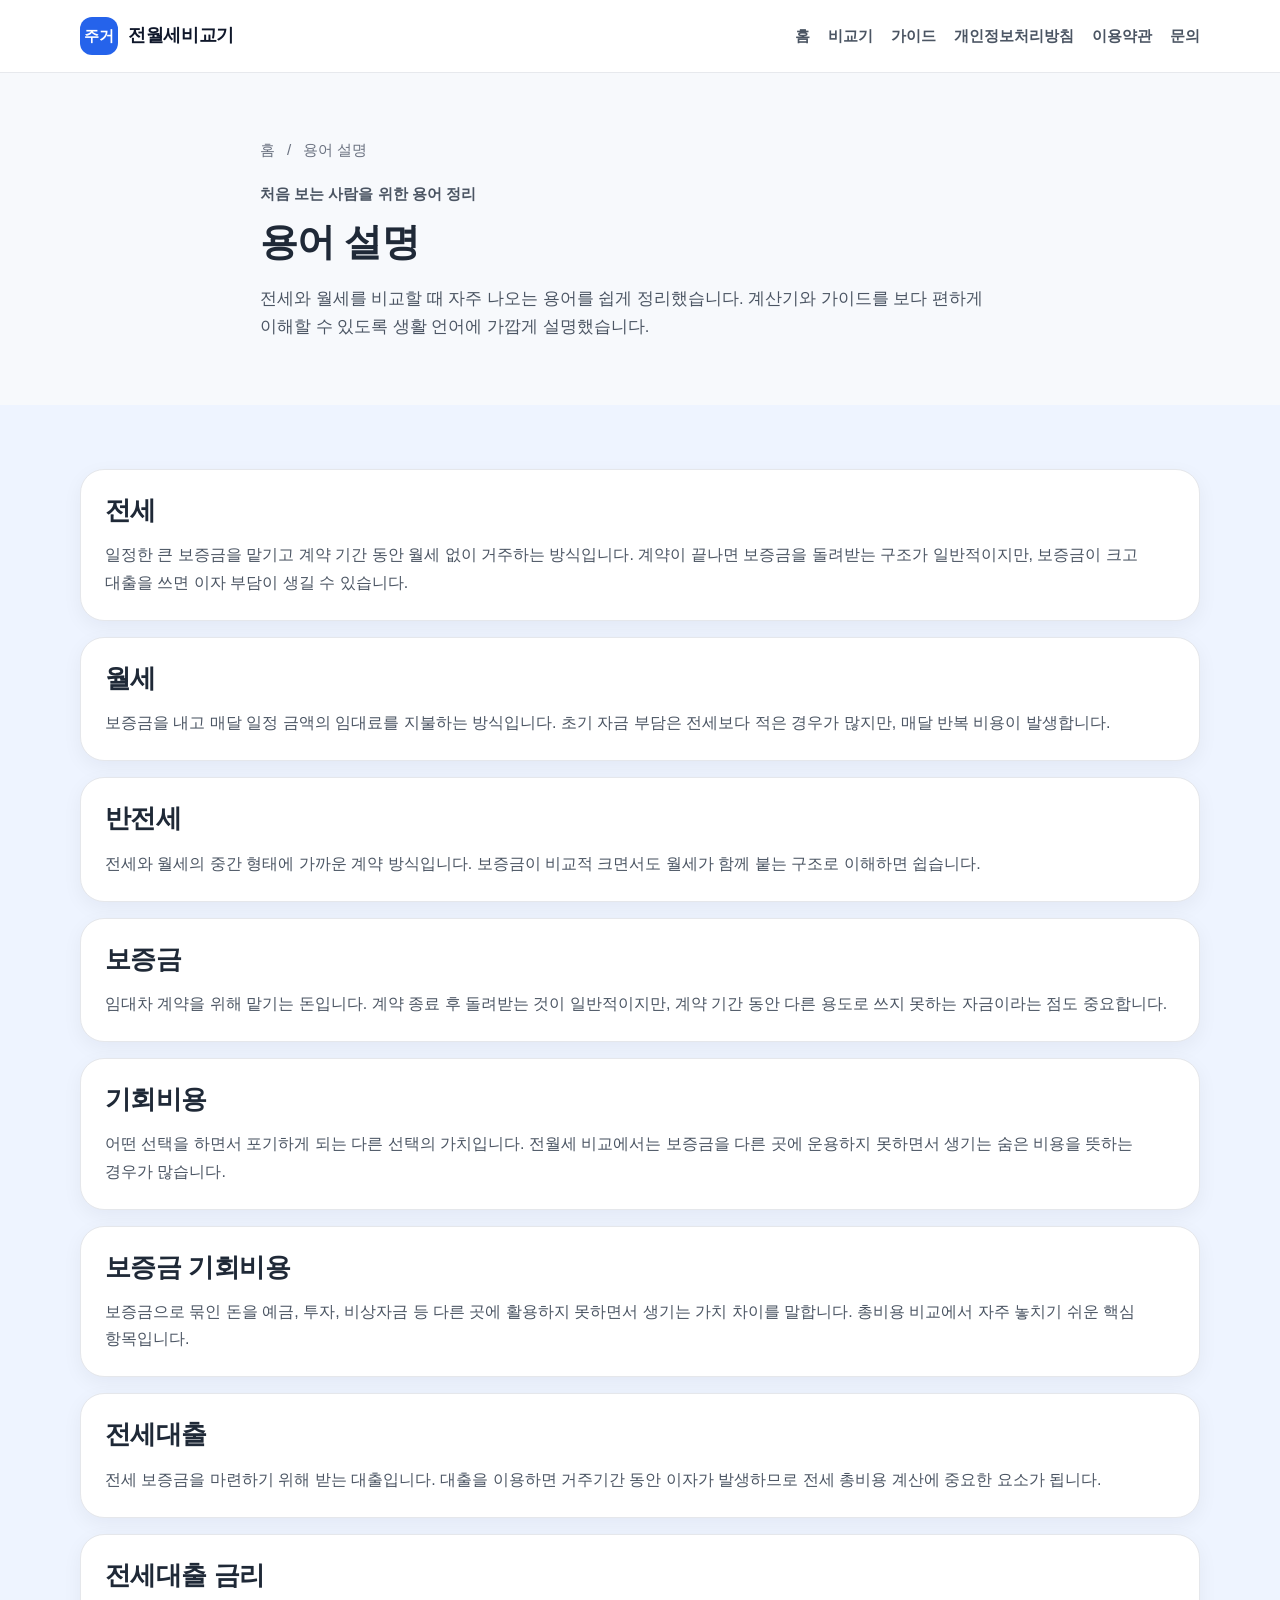
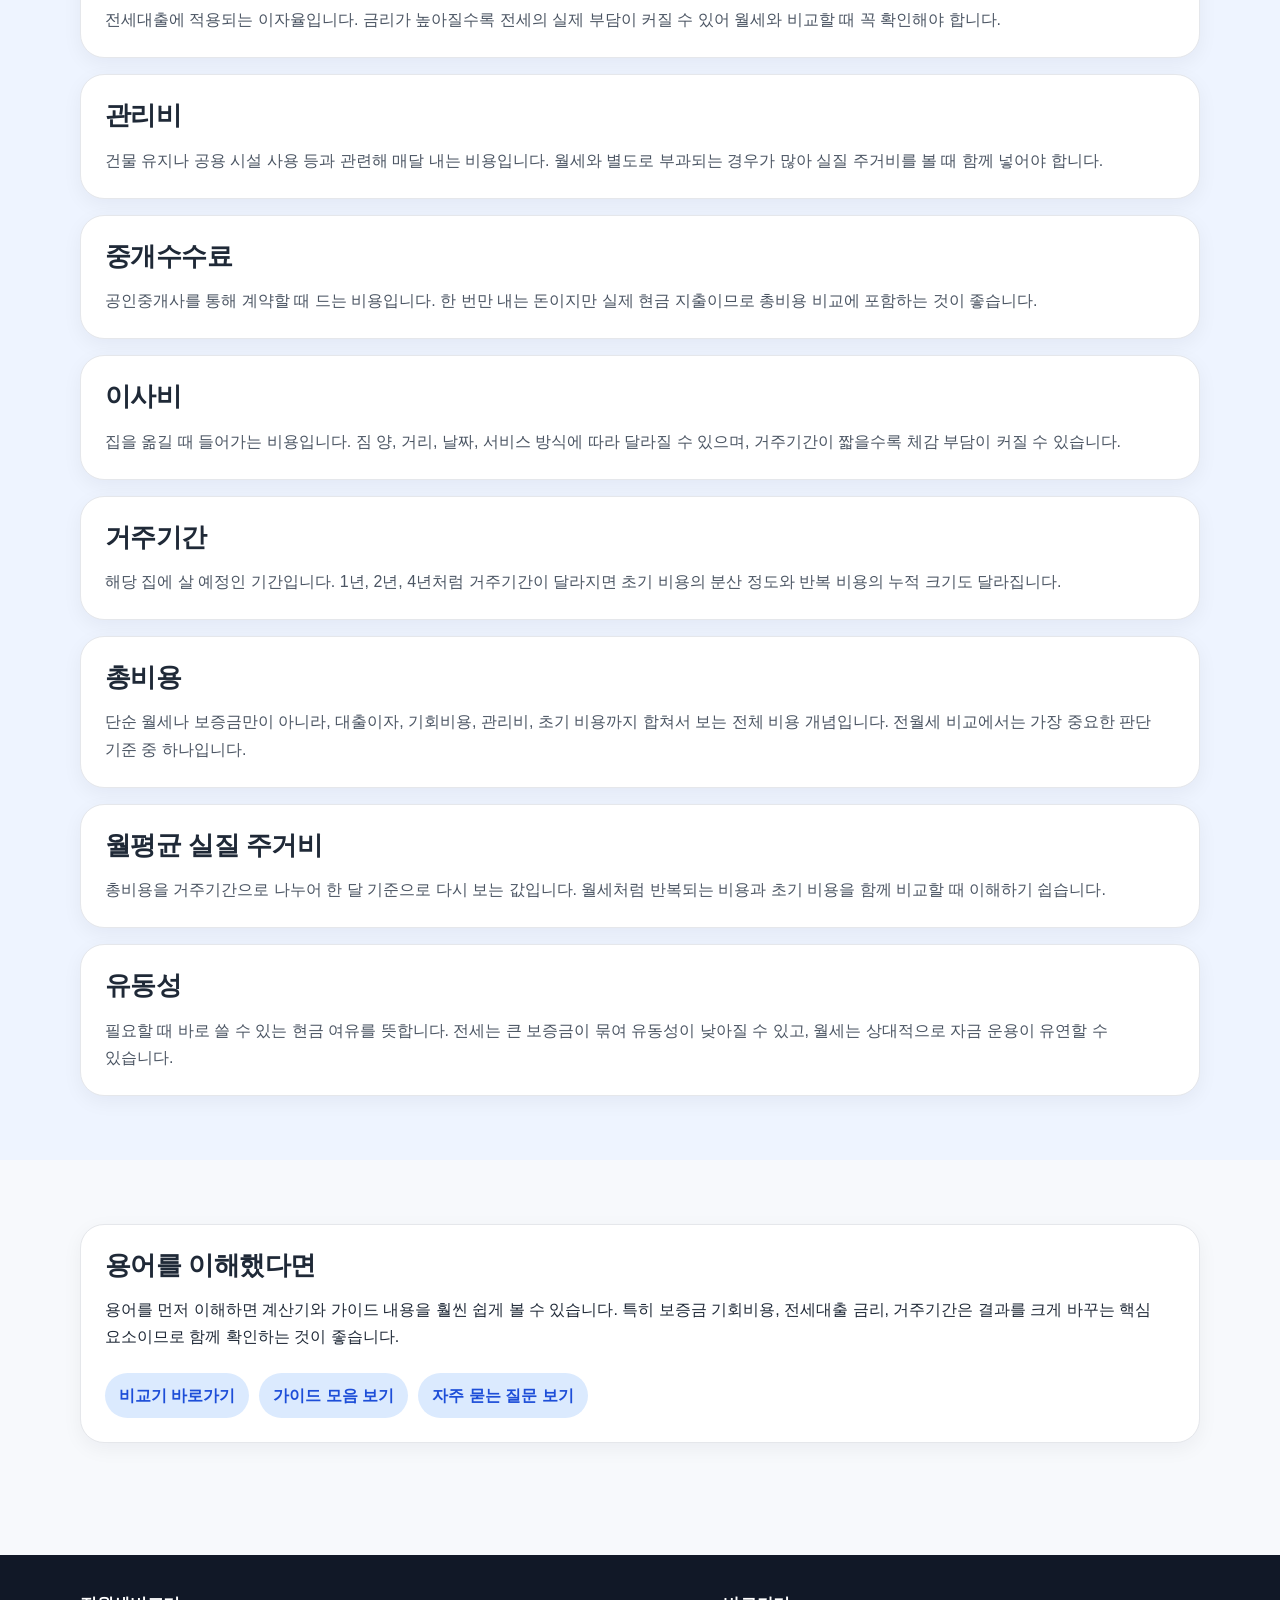
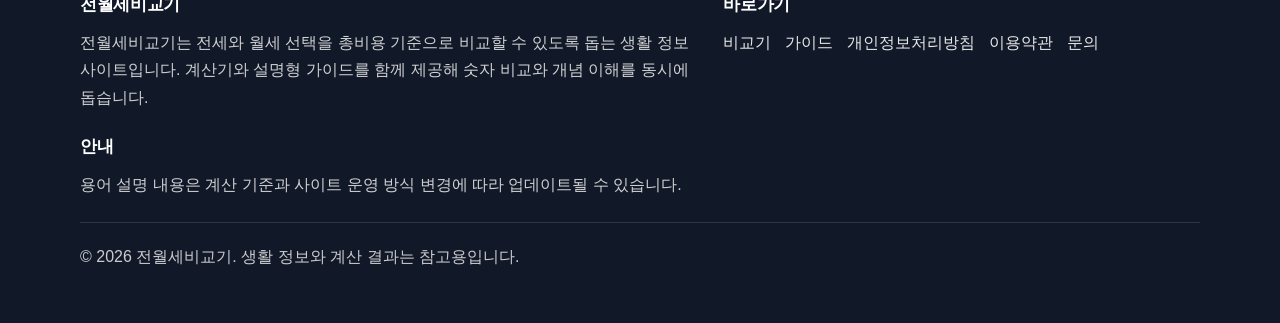
<file: glossary/index.html>
<!doctype html>
<html lang="ko">
<head>
  <meta charset="UTF-8">
  <meta name="viewport" content="width=device-width, initial-scale=1.0">

  <title>용어 설명 | 전월세비교기</title>
  <meta name="description" content="전세, 월세, 반전세, 보증금, 기회비용, 관리비, 전세대출, 중개수수료 등 전월세 비교에 필요한 핵심 용어를 쉽게 설명합니다.">
  <meta name="robots" content="index, follow">
  <meta name="google-adsense-account" content="ca-pub-1526973327653342">

  <link rel="canonical" href="https://rent-4nm.pages.dev/glossary/">

  <meta property="og:title" content="용어 설명 | 전월세비교기">
  <meta property="og:description" content="전월세 비교에 필요한 핵심 용어를 쉽게 정리한 페이지입니다.">
  <meta property="og:type" content="website">
  <meta property="og:url" content="https://rent-4nm.pages.dev/glossary/">
  <meta property="og:locale" content="ko_KR">
  <meta property="og:site_name" content="전월세비교기">

  <link rel="stylesheet" href="/assets/css/styles.css">

  <script type="application/ld+json">
  {
    "@context": "https://schema.org",
    "@type": "DefinedTermSet",
    "name": "전월세비교기 용어 설명",
    "description": "전월세 비교에 필요한 핵심 용어 모음",
    "url": "https://rent-4nm.pages.dev/glossary/"
  }
  </script>
  <script async src="https://pagead2.googlesyndication.com/pagead/js/adsbygoogle.js?client=ca-pub-1526973327653342"
     crossorigin="anonymous"></script>
</head>
<body>
  <a class="skip-link" href="#main">본문 바로가기</a>
  <header class="site-header">
    <div class="container header-inner">
      <a class="brand" href="/index.html">
        <span class="brand-badge">주거</span>
        <span>전월세비교기</span>
      </a>
      <button class="nav-toggle" type="button" aria-label="메뉴 열기" aria-expanded="false" data-nav-toggle>☰</button>
      <nav class="site-nav" aria-label="주요 메뉴" data-nav>
        <ul>
          <li><a href="/index.html">홈</a></li>
          <li><a href="/compare/index.html">비교기</a></li>
          <li><a href="/guides/">가이드</a></li>
          <li><a href="/privacy/">개인정보처리방침</a></li>
          <li><a href="/terms/">이용약관</a></li>
          <li><a href="/contact/">문의</a></li>
        </ul>
      </nav>
    </div>
  </header>

  <main id="main">
    <section class="section">
      <div class="container article">
        <div class="breadcrumb"><a href="/index.html">홈</a> <span>/</span> <span>용어 설명</span></div>
        <p class="eyebrow">처음 보는 사람을 위한 용어 정리</p>
        <h1>용어 설명</h1>
        <p class="page-lead">
          전세와 월세를 비교할 때 자주 나오는 용어를 쉽게 정리했습니다.
          계산기와 가이드를 보다 편하게 이해할 수 있도록 생활 언어에 가깝게 설명했습니다.
        </p>
      </div>
    </section>

    <section class="section alt-bg">
      <div class="container">
        <div class="faq-list">
          <div class="card faq-item">
            <h2>전세</h2>
            <p>
              일정한 큰 보증금을 맡기고 계약 기간 동안 월세 없이 거주하는 방식입니다.
              계약이 끝나면 보증금을 돌려받는 구조가 일반적이지만, 보증금이 크고 대출을 쓰면 이자 부담이 생길 수 있습니다.
            </p>
          </div>

          <div class="card faq-item">
            <h2>월세</h2>
            <p>
              보증금을 내고 매달 일정 금액의 임대료를 지불하는 방식입니다.
              초기 자금 부담은 전세보다 적은 경우가 많지만, 매달 반복 비용이 발생합니다.
            </p>
          </div>

          <div class="card faq-item">
            <h2>반전세</h2>
            <p>
              전세와 월세의 중간 형태에 가까운 계약 방식입니다.
              보증금이 비교적 크면서도 월세가 함께 붙는 구조로 이해하면 쉽습니다.
            </p>
          </div>

          <div class="card faq-item">
            <h2>보증금</h2>
            <p>
              임대차 계약을 위해 맡기는 돈입니다.
              계약 종료 후 돌려받는 것이 일반적이지만, 계약 기간 동안 다른 용도로 쓰지 못하는 자금이라는 점도 중요합니다.
            </p>
          </div>

          <div class="card faq-item">
            <h2>기회비용</h2>
            <p>
              어떤 선택을 하면서 포기하게 되는 다른 선택의 가치입니다.
              전월세 비교에서는 보증금을 다른 곳에 운용하지 못하면서 생기는 숨은 비용을 뜻하는 경우가 많습니다.
            </p>
          </div>

          <div class="card faq-item">
            <h2>보증금 기회비용</h2>
            <p>
              보증금으로 묶인 돈을 예금, 투자, 비상자금 등 다른 곳에 활용하지 못하면서 생기는 가치 차이를 말합니다.
              총비용 비교에서 자주 놓치기 쉬운 핵심 항목입니다.
            </p>
          </div>

          <div class="card faq-item">
            <h2>전세대출</h2>
            <p>
              전세 보증금을 마련하기 위해 받는 대출입니다.
              대출을 이용하면 거주기간 동안 이자가 발생하므로 전세 총비용 계산에 중요한 요소가 됩니다.
            </p>
          </div>

          <div class="card faq-item">
            <h2>전세대출 금리</h2>
            <p>
              전세대출에 적용되는 이자율입니다.
              금리가 높아질수록 전세의 실제 부담이 커질 수 있어 월세와 비교할 때 꼭 확인해야 합니다.
            </p>
          </div>

          <div class="card faq-item">
            <h2>관리비</h2>
            <p>
              건물 유지나 공용 시설 사용 등과 관련해 매달 내는 비용입니다.
              월세와 별도로 부과되는 경우가 많아 실질 주거비를 볼 때 함께 넣어야 합니다.
            </p>
          </div>

          <div class="card faq-item">
            <h2>중개수수료</h2>
            <p>
              공인중개사를 통해 계약할 때 드는 비용입니다.
              한 번만 내는 돈이지만 실제 현금 지출이므로 총비용 비교에 포함하는 것이 좋습니다.
            </p>
          </div>

          <div class="card faq-item">
            <h2>이사비</h2>
            <p>
              집을 옮길 때 들어가는 비용입니다.
              짐 양, 거리, 날짜, 서비스 방식에 따라 달라질 수 있으며, 거주기간이 짧을수록 체감 부담이 커질 수 있습니다.
            </p>
          </div>

          <div class="card faq-item">
            <h2>거주기간</h2>
            <p>
              해당 집에 살 예정인 기간입니다.
              1년, 2년, 4년처럼 거주기간이 달라지면 초기 비용의 분산 정도와 반복 비용의 누적 크기도 달라집니다.
            </p>
          </div>

          <div class="card faq-item">
            <h2>총비용</h2>
            <p>
              단순 월세나 보증금만이 아니라, 대출이자, 기회비용, 관리비, 초기 비용까지 합쳐서 보는 전체 비용 개념입니다.
              전월세 비교에서는 가장 중요한 판단 기준 중 하나입니다.
            </p>
          </div>

          <div class="card faq-item">
            <h2>월평균 실질 주거비</h2>
            <p>
              총비용을 거주기간으로 나누어 한 달 기준으로 다시 보는 값입니다.
              월세처럼 반복되는 비용과 초기 비용을 함께 비교할 때 이해하기 쉽습니다.
            </p>
          </div>

          <div class="card faq-item">
            <h2>유동성</h2>
            <p>
              필요할 때 바로 쓸 수 있는 현금 여유를 뜻합니다.
              전세는 큰 보증금이 묶여 유동성이 낮아질 수 있고, 월세는 상대적으로 자금 운용이 유연할 수 있습니다.
            </p>
          </div>
        </div>
      </div>
    </section>

    <section class="section">
      <div class="container">
        <div class="card">
          <h2>용어를 이해했다면</h2>
          <p>
            용어를 먼저 이해하면 계산기와 가이드 내용을 훨씬 쉽게 볼 수 있습니다.
            특히 보증금 기회비용, 전세대출 금리, 거주기간은 결과를 크게 바꾸는 핵심 요소이므로 함께 확인하는 것이 좋습니다.
          </p>

          <div class="related-links">
            <a href="/compare/index.html">비교기 바로가기</a>
            <a href="/guides/">가이드 모음 보기</a>
            <a href="/faq/">자주 묻는 질문 보기</a>
          </div>
        </div>
      </div>
    </section>
  </main>

  <footer class="footer">
    <div class="container">
      <div class="footer-grid">
        <section>
          <h3>전월세비교기</h3>
          <p>
            전월세비교기는 전세와 월세 선택을 총비용 기준으로 비교할 수 있도록 돕는 생활 정보 사이트입니다.
            계산기와 설명형 가이드를 함께 제공해 숫자 비교와 개념 이해를 동시에 돕습니다.
          </p>
        </section>
        <section>
          <h3>바로가기</h3>
          <ul class="footer-links">
            <li><a href="/compare/index.html">비교기</a></li>
            <li><a href="/guides/">가이드</a></li>
            <li><a href="/privacy/">개인정보처리방침</a></li>
            <li><a href="/terms/">이용약관</a></li>
            <li><a href="/contact/">문의</a></li>
          </ul>
        </section>
        <section>
          <h3>안내</h3>
          <p>용어 설명 내용은 계산 기준과 사이트 운영 방식 변경에 따라 업데이트될 수 있습니다.</p>
        </section>
      </div>
      <div class="footer-bottom">
        <p>© <span data-current-year></span> 전월세비교기. 생활 정보와 계산 결과는 참고용입니다.</p>
      </div>
    </div>
  </footer>

  <script defer src="/assets/js/site.js"></script>
</body>
</html>
</file>
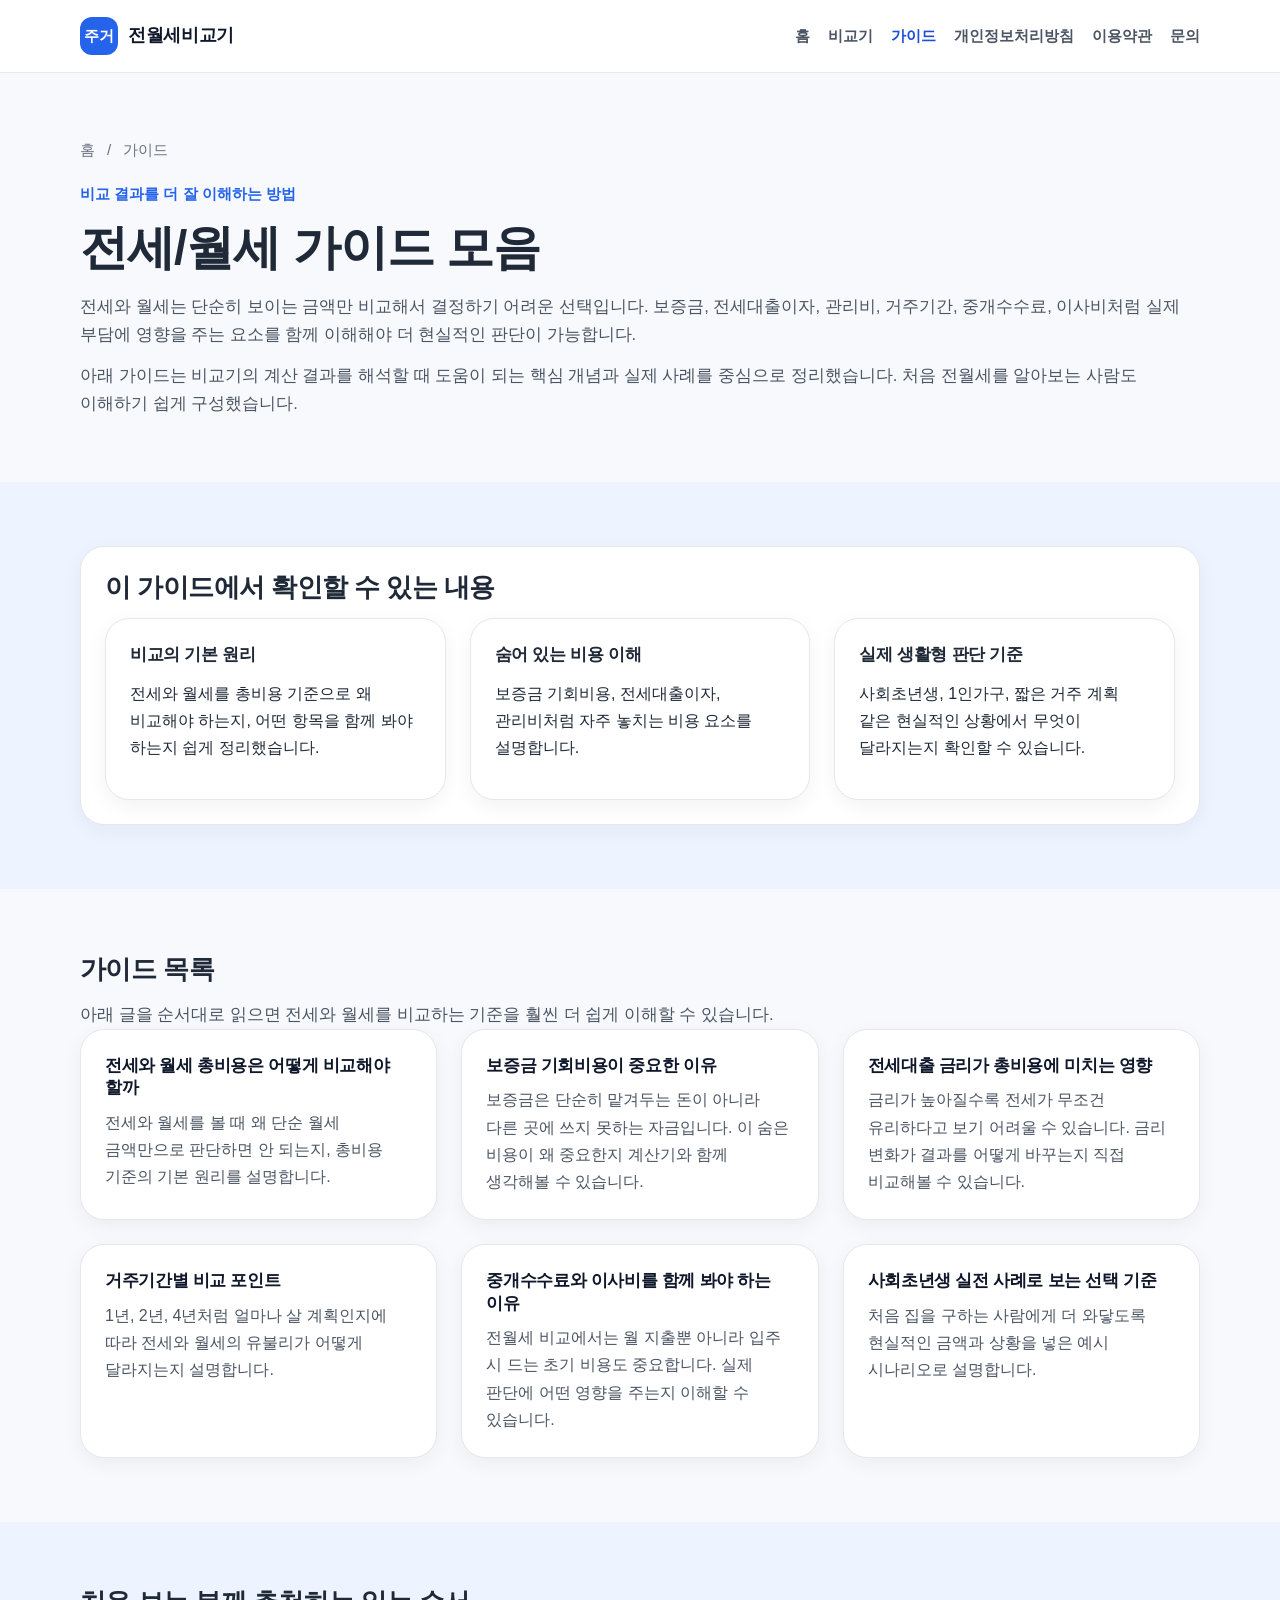
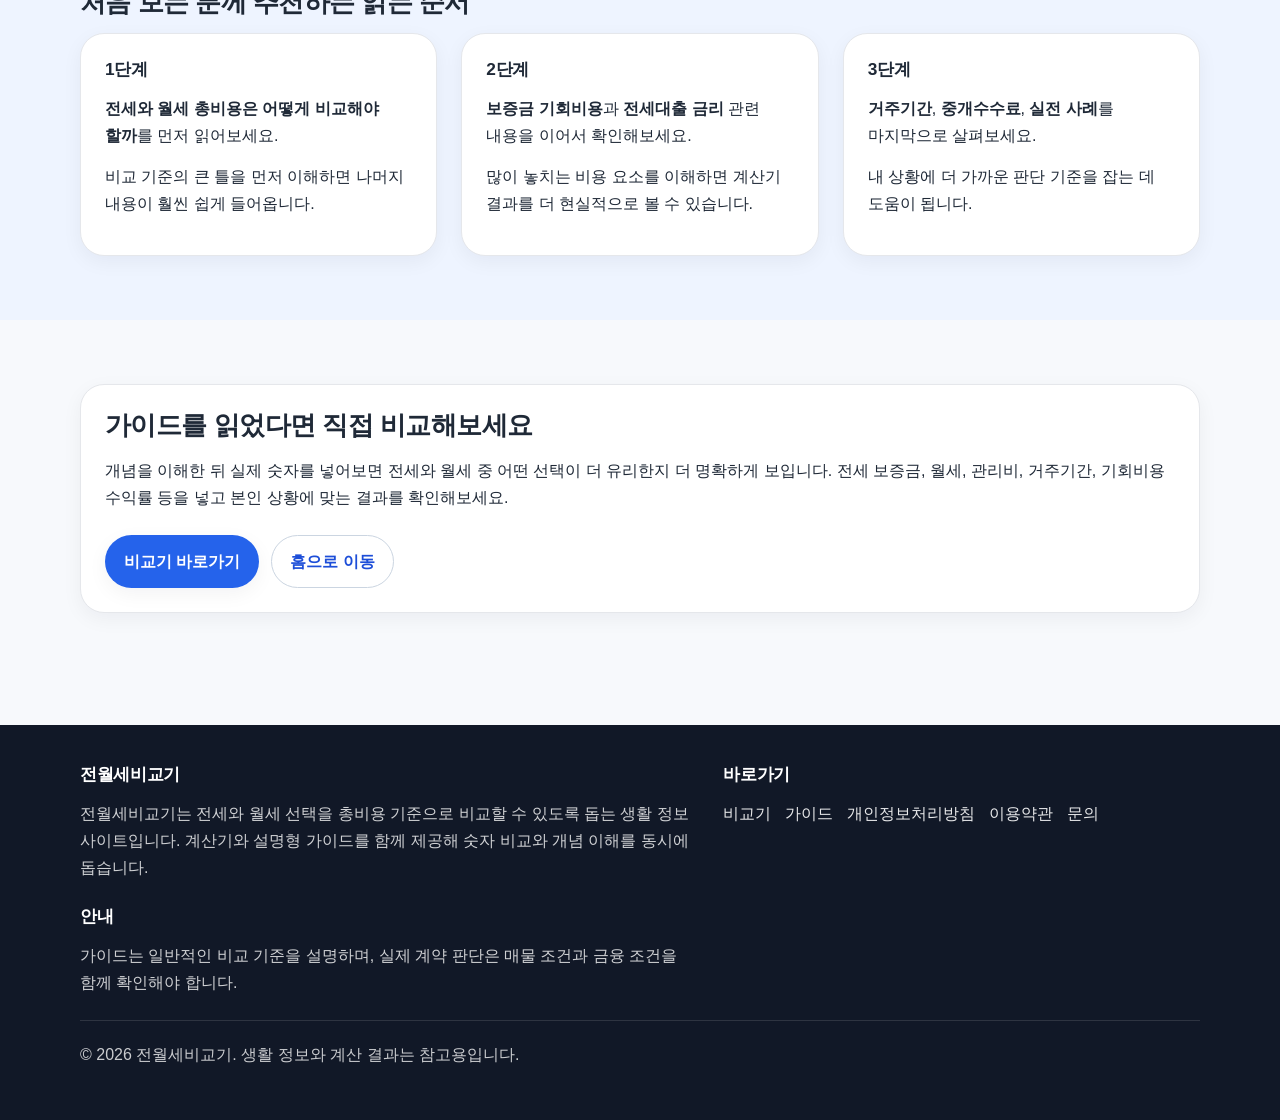
<file: guides/index.html>
<!doctype html>
<html lang="ko">
<head>
  <meta charset="UTF-8">
  <meta name="viewport" content="width=device-width, initial-scale=1.0">
  <title>전세/월세 가이드 모음 | 총비용 비교에 필요한 핵심 정보</title>
  <meta name="description" content="전세와 월세를 비교할 때 꼭 알아야 할 핵심 정보를 가이드로 정리했습니다. 보증금 기회비용, 전세대출 금리, 거주기간, 중개수수료, 이사비까지 쉽게 이해할 수 있습니다.">
  <meta name="robots" content="index, follow">
  <meta name="google-adsense-account" content="ca-pub-1526973327653342">
  <link rel="canonical" href="https://rent-4nm.pages.dev/guides/">
  <meta property="og:title" content="전세/월세 가이드 모음 | 총비용 비교에 필요한 핵심 정보">
  <meta property="og:description" content="전세와 월세를 비교할 때 꼭 알아야 할 핵심 정보를 한곳에 정리했습니다. 계산 원리부터 실제 사례까지 쉽게 확인해보세요.">
  <meta property="og:type" content="website">
  <meta property="og:url" content="https://rent-4nm.pages.dev/guides/">
  <meta property="og:locale" content="ko_KR">
  <meta property="og:site_name" content="전월세비교기">
  <link rel="stylesheet" href="/assets/css/styles.css">
  <script type="application/ld+json">
  {
    "@context": "https://schema.org",
    "@type": "CollectionPage",
    "name": "전세/월세 가이드 모음",
    "url": "https://rent-4nm.pages.dev/guides/",
    "description": "전세와 월세를 총비용 기준으로 비교할 때 필요한 핵심 정보를 정리한 가이드 모음",
    "inLanguage": "ko-KR"
  }
  </script>
  <script async src="https://pagead2.googlesyndication.com/pagead/js/adsbygoogle.js?client=ca-pub-1526973327653342"
     crossorigin="anonymous"></script>
</head>
<body>
  <a class="skip-link" href="#main">본문 바로가기</a>
  <header class="site-header">
    <div class="container header-inner">
      <a class="brand" href="/index.html">
        <span class="brand-badge">주거</span>
        <span>전월세비교기</span>
      </a>
      <button class="nav-toggle" type="button" aria-label="메뉴 열기" aria-expanded="false" data-nav-toggle>☰</button>
      <nav class="site-nav" aria-label="주요 메뉴" data-nav>
        <ul>
          <li><a href="/index.html">홈</a></li>
          <li><a href="/compare/index.html">비교기</a></li>
          <li><a class="active" href="/guides/">가이드</a></li>
          <li><a href="/privacy/">개인정보처리방침</a></li>
          <li><a href="/terms/">이용약관</a></li>
          <li><a href="/contact/">문의</a></li>
        </ul>
      </nav>
    </div>
  </header>

  <main id="main">
    <section class="section">
      <div class="container">
        <div class="breadcrumb"><a href="/index.html">홈</a> <span>/</span> <span>가이드</span></div>
        <p class="eyebrow">비교 결과를 더 잘 이해하는 방법</p>
        <h1>전세/월세 가이드 모음</h1>
        <p class="page-lead">
          전세와 월세는 단순히 보이는 금액만 비교해서 결정하기 어려운 선택입니다.
          보증금, 전세대출이자, 관리비, 거주기간, 중개수수료, 이사비처럼 실제 부담에 영향을 주는 요소를 함께 이해해야
          더 현실적인 판단이 가능합니다.
        </p>
        <p class="page-lead" style="margin-top: 12px;">
          아래 가이드는 비교기의 계산 결과를 해석할 때 도움이 되는 핵심 개념과 실제 사례를 중심으로 정리했습니다.
          처음 전월세를 알아보는 사람도 이해하기 쉽게 구성했습니다.
        </p>
      </div>
    </section>

    <section class="section alt-bg">
      <div class="container">
        <div class="card">
          <h2>이 가이드에서 확인할 수 있는 내용</h2>
          <div class="card-grid">
            <div class="card">
              <h3>비교의 기본 원리</h3>
              <p>
                전세와 월세를 총비용 기준으로 왜 비교해야 하는지,
                어떤 항목을 함께 봐야 하는지 쉽게 정리했습니다.
              </p>
            </div>

            <div class="card">
              <h3>숨어 있는 비용 이해</h3>
              <p>
                보증금 기회비용, 전세대출이자, 관리비처럼 자주 놓치는 비용 요소를 설명합니다.
              </p>
            </div>

            <div class="card">
              <h3>실제 생활형 판단 기준</h3>
              <p>
                사회초년생, 1인가구, 짧은 거주 계획 같은 현실적인 상황에서 무엇이 달라지는지 확인할 수 있습니다.
              </p>
            </div>
          </div>
        </div>
      </div>
    </section>

    <section class="section">
      <div class="container">
        <h2>가이드 목록</h2>
        <p class="page-lead">
          아래 글을 순서대로 읽으면 전세와 월세를 비교하는 기준을 훨씬 더 쉽게 이해할 수 있습니다.
        </p>

        <div class="card-grid">
          <a class="card link-card" href="/guides/jeonse-vs-wolse-basics.html">
            <h3>전세와 월세 총비용은 어떻게 비교해야 할까</h3>
            <p>
              전세와 월세를 볼 때 왜 단순 월세 금액만으로 판단하면 안 되는지,
              총비용 기준의 기본 원리를 설명합니다.
            </p>
          </a>

          <a class="card link-card" href="/compare/index.html">
            <h3>보증금 기회비용이 중요한 이유</h3>
            <p>
              보증금은 단순히 맡겨두는 돈이 아니라 다른 곳에 쓰지 못하는 자금입니다.
              이 숨은 비용이 왜 중요한지 계산기와 함께 생각해볼 수 있습니다.
            </p>
          </a>

          <a class="card link-card" href="/compare/index.html">
            <h3>전세대출 금리가 총비용에 미치는 영향</h3>
            <p>
              금리가 높아질수록 전세가 무조건 유리하다고 보기 어려울 수 있습니다.
              금리 변화가 결과를 어떻게 바꾸는지 직접 비교해볼 수 있습니다.
            </p>
          </a>

          <a class="card link-card" href="/compare/index.html">
            <h3>거주기간별 비교 포인트</h3>
            <p>
              1년, 2년, 4년처럼 얼마나 살 계획인지에 따라
              전세와 월세의 유불리가 어떻게 달라지는지 설명합니다.
            </p>
          </a>

          <a class="card link-card" href="/compare/index.html">
            <h3>중개수수료와 이사비를 함께 봐야 하는 이유</h3>
            <p>
              전월세 비교에서는 월 지출뿐 아니라 입주 시 드는 초기 비용도 중요합니다.
              실제 판단에 어떤 영향을 주는지 이해할 수 있습니다.
            </p>
          </a>

          <a class="card link-card" href="/compare/index.html">
            <h3>사회초년생 실전 사례로 보는 선택 기준</h3>
            <p>
              처음 집을 구하는 사람에게 더 와닿도록
              현실적인 금액과 상황을 넣은 예시 시나리오로 설명합니다.
            </p>
          </a>
        </div>
      </div>
    </section>

    <section class="section alt-bg">
      <div class="container">
        <h2>처음 보는 분께 추천하는 읽는 순서</h2>

        <div class="card-grid">
          <div class="card">
            <h3>1단계</h3>
            <p><strong>전세와 월세 총비용은 어떻게 비교해야 할까</strong>를 먼저 읽어보세요.</p>
            <p>비교 기준의 큰 틀을 먼저 이해하면 나머지 내용이 훨씬 쉽게 들어옵니다.</p>
          </div>

          <div class="card">
            <h3>2단계</h3>
            <p><strong>보증금 기회비용</strong>과 <strong>전세대출 금리</strong> 관련 내용을 이어서 확인해보세요.</p>
            <p>많이 놓치는 비용 요소를 이해하면 계산기 결과를 더 현실적으로 볼 수 있습니다.</p>
          </div>

          <div class="card">
            <h3>3단계</h3>
            <p><strong>거주기간</strong>, <strong>중개수수료</strong>, <strong>실전 사례</strong>를 마지막으로 살펴보세요.</p>
            <p>내 상황에 더 가까운 판단 기준을 잡는 데 도움이 됩니다.</p>
          </div>
        </div>
      </div>
    </section>

    <section class="section">
      <div class="container">
        <div class="card">
          <h2>가이드를 읽었다면 직접 비교해보세요</h2>
          <p>
            개념을 이해한 뒤 실제 숫자를 넣어보면 전세와 월세 중 어떤 선택이 더 유리한지 더 명확하게 보입니다.
            전세 보증금, 월세, 관리비, 거주기간, 기회비용 수익률 등을 넣고
            본인 상황에 맞는 결과를 확인해보세요.
          </p>

          <div class="hero-actions">
            <a href="/compare/index.html" class="btn btn-primary">비교기 바로가기</a>
            <a href="/index.html" class="btn btn-secondary">홈으로 이동</a>
          </div>
        </div>
      </div>
    </section>
  </main>

  <footer class="footer">
    <div class="container">
      <div class="footer-grid">
        <section>
          <h3>전월세비교기</h3>
          <p>
            전월세비교기는 전세와 월세 선택을 총비용 기준으로 비교할 수 있도록 돕는 생활 정보 사이트입니다.
            계산기와 설명형 가이드를 함께 제공해 숫자 비교와 개념 이해를 동시에 돕습니다.
          </p>
        </section>
        <section>
          <h3>바로가기</h3>
          <ul class="footer-links">
            <li><a href="/compare/index.html">비교기</a></li>
            <li><a href="/guides/">가이드</a></li>
            <li><a href="/privacy/">개인정보처리방침</a></li>
            <li><a href="/terms/">이용약관</a></li>
            <li><a href="/contact/">문의</a></li>
          </ul>
        </section>
        <section>
          <h3>안내</h3>
          <p>가이드는 일반적인 비교 기준을 설명하며, 실제 계약 판단은 매물 조건과 금융 조건을 함께 확인해야 합니다.</p>
        </section>
      </div>
      <div class="footer-bottom">
        <p>© <span data-current-year></span> 전월세비교기. 생활 정보와 계산 결과는 참고용입니다.</p>
      </div>
    </div>
  </footer>

  <script defer src="/assets/js/site.js"></script>
</body>
</html>
</file>
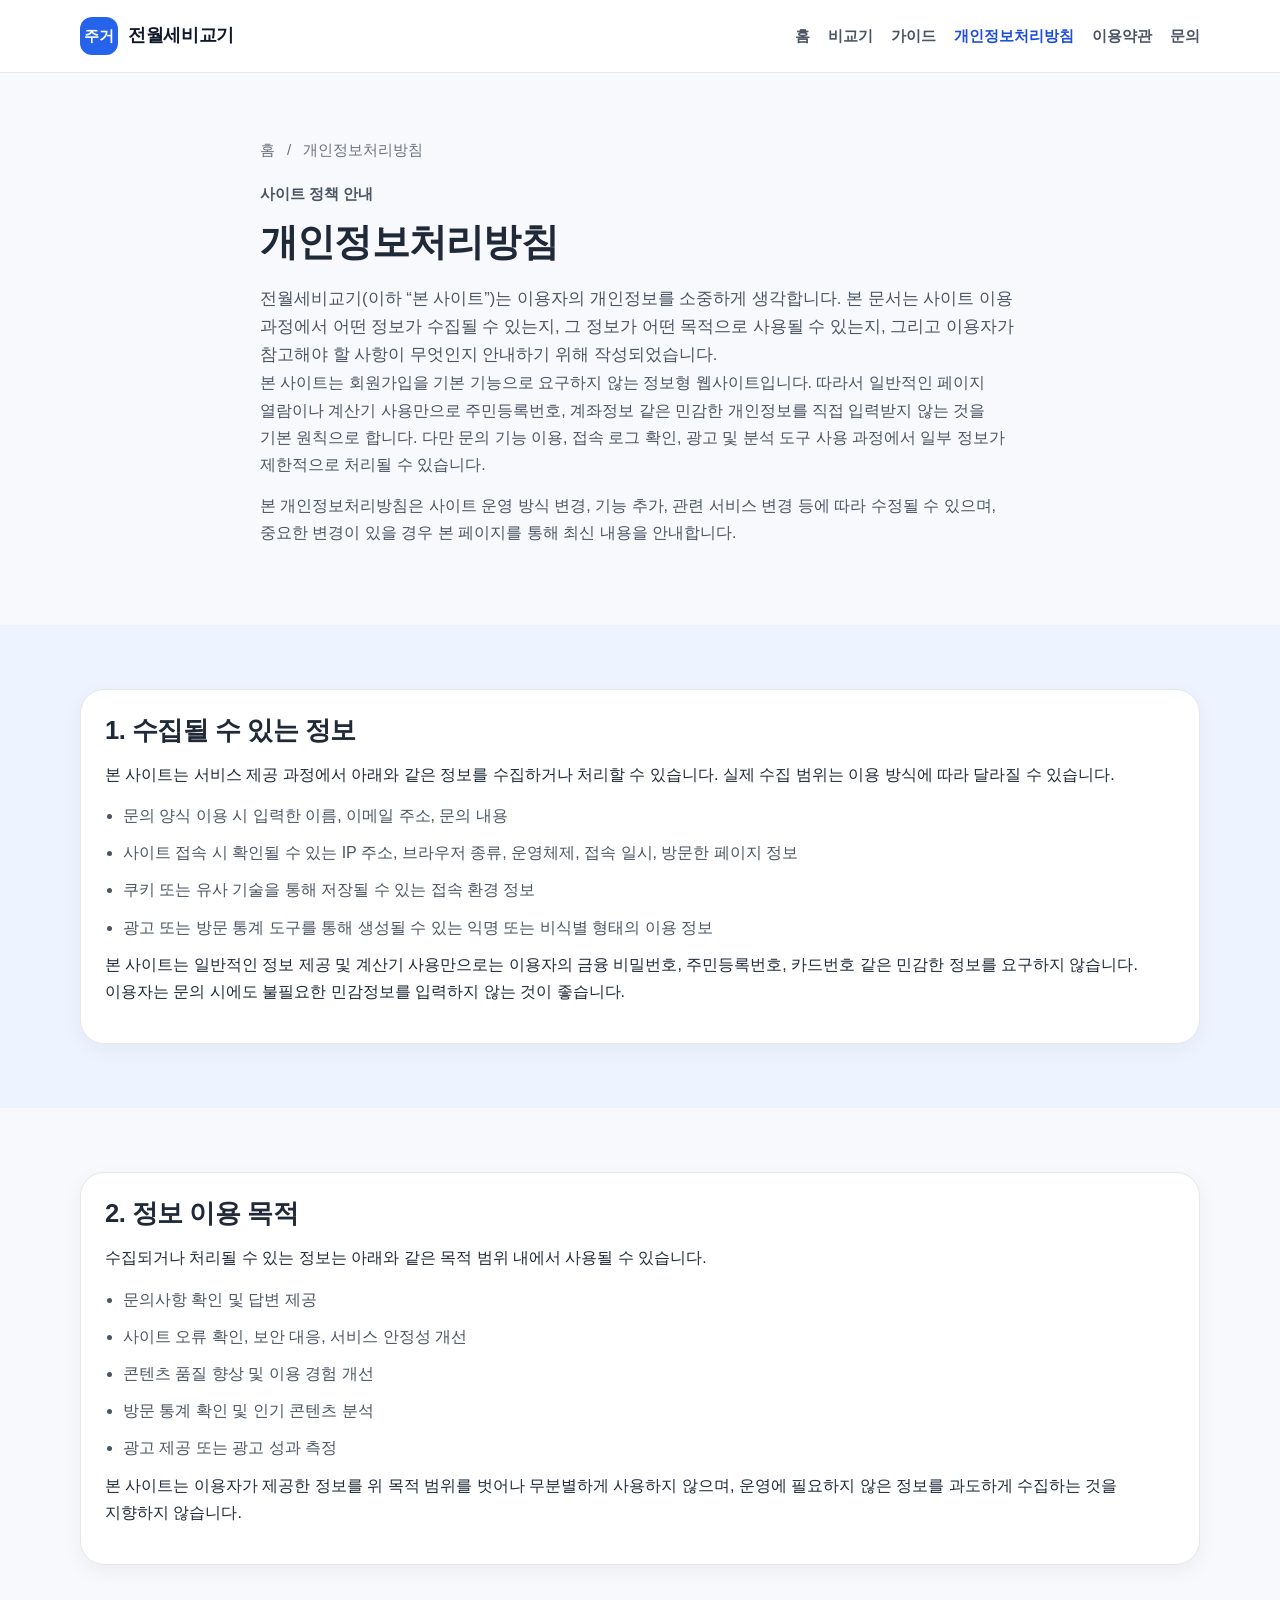
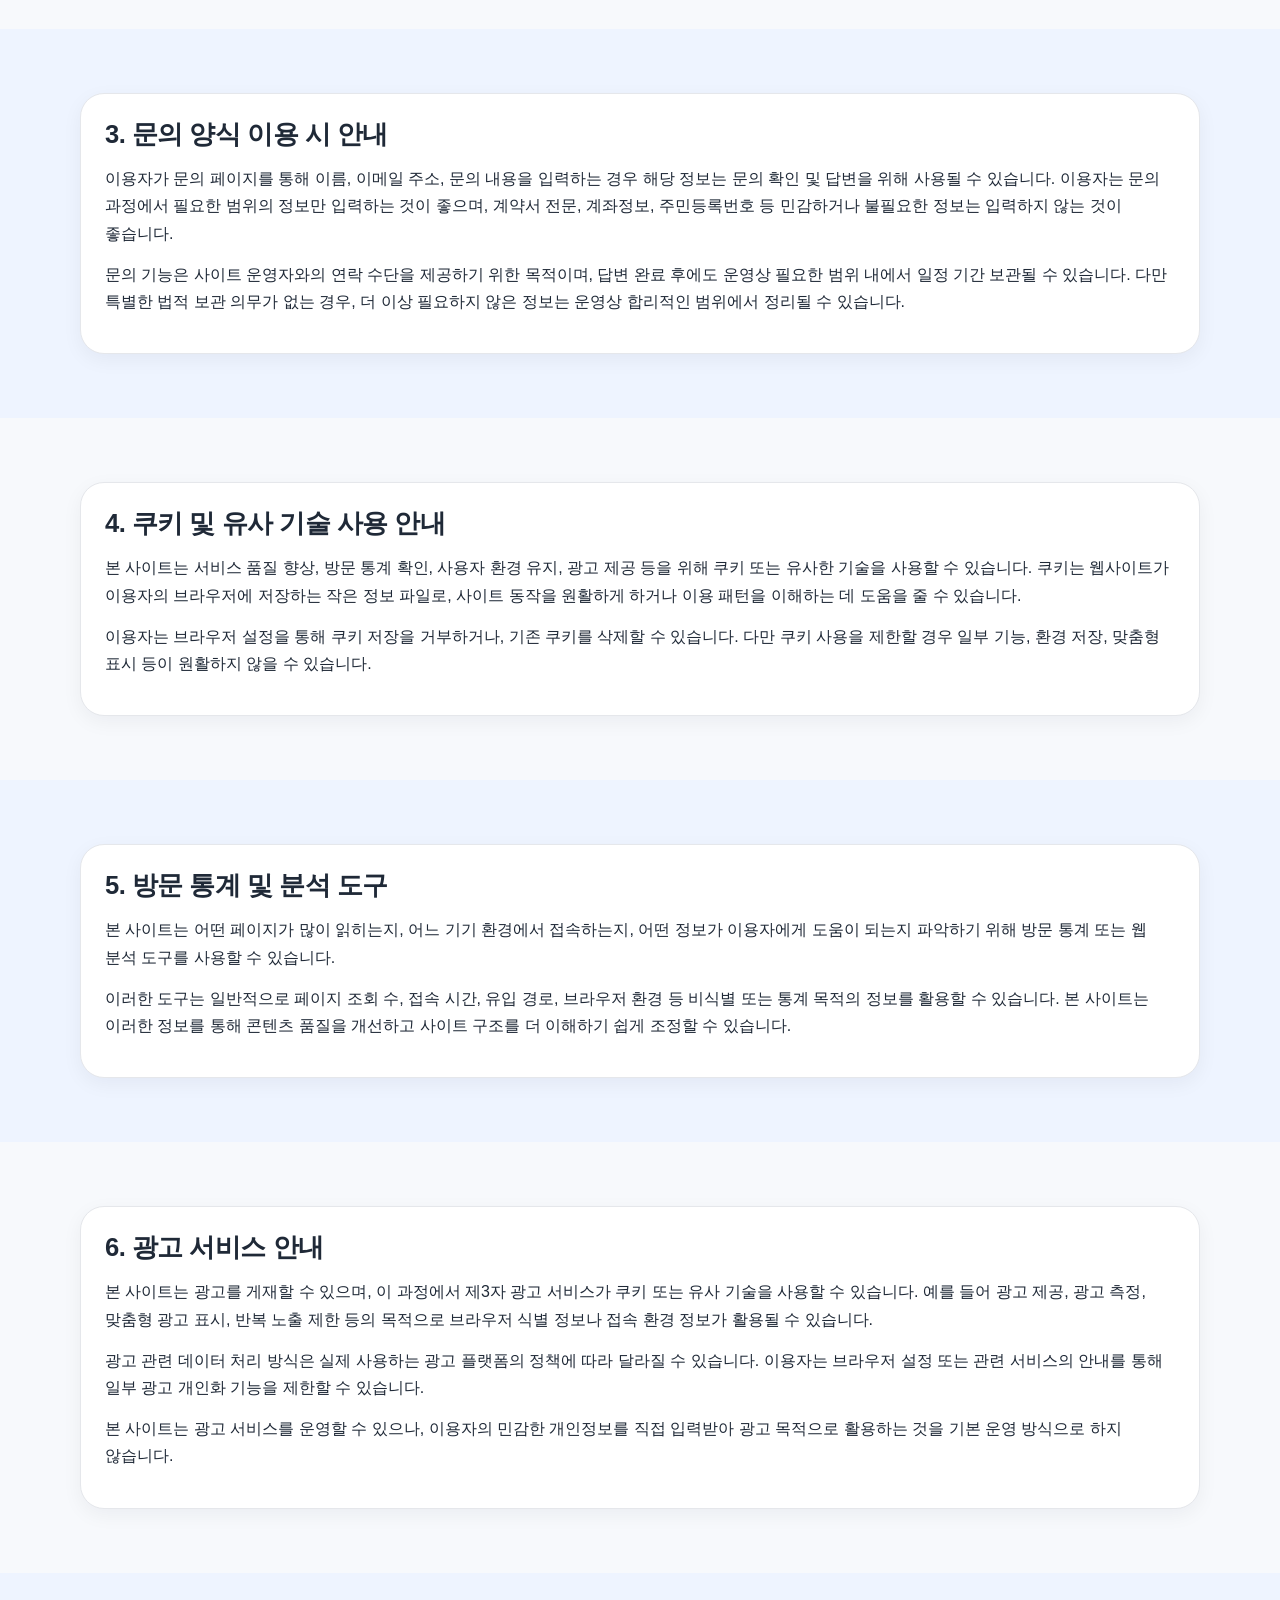
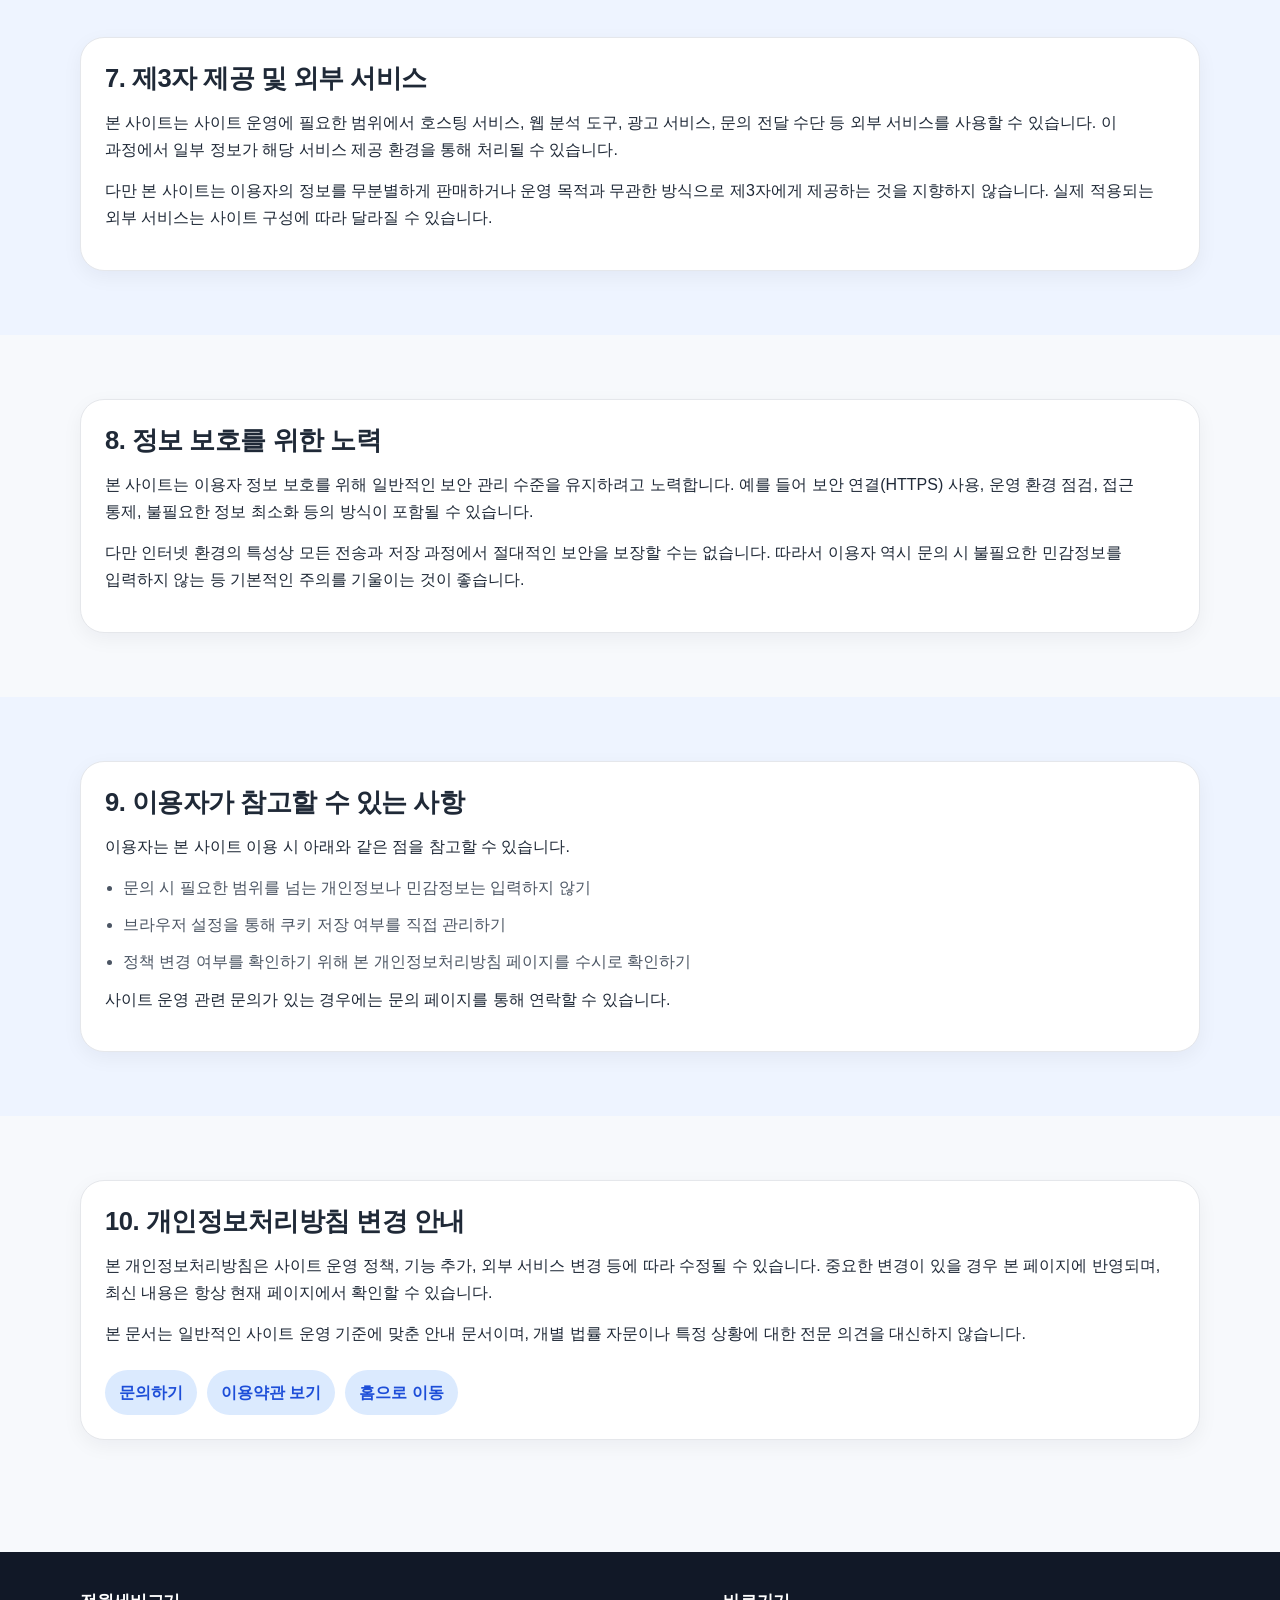
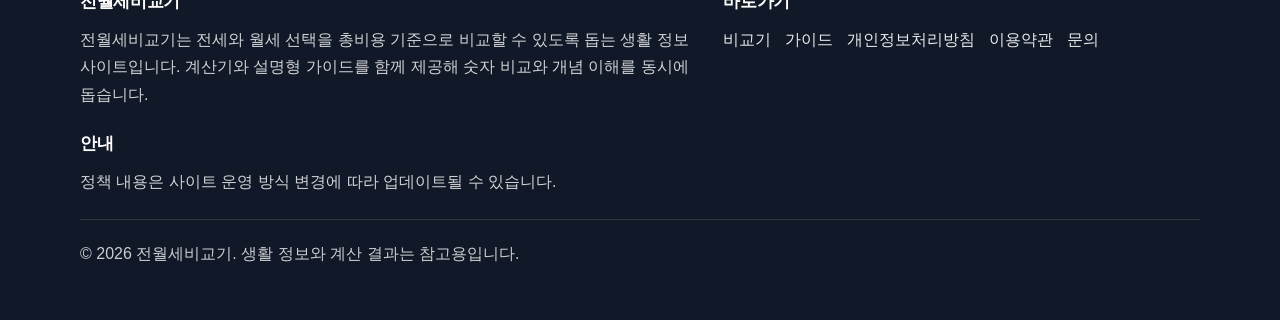
<file: privacy/index.html>
<!doctype html>
<html lang="ko">
<head>
  <meta charset="UTF-8">
  <meta name="viewport" content="width=device-width, initial-scale=1.0">
  <title>개인정보처리방침 | 전월세비교기</title>
  <meta name="description" content="전월세비교기의 개인정보처리방침입니다. 문의 시 수집될 수 있는 정보, 쿠키, 분석 도구, 광고 관련 안내를 확인할 수 있습니다.">
  <meta name="robots" content="index, follow">
  <meta name="google-adsense-account" content="ca-pub-1526973327653342">
  <link rel="canonical" href="https://rent-4nm.pages.dev/privacy/">
  <meta property="og:title" content="개인정보처리방침 | 전월세비교기">
  <meta property="og:description" content="전월세비교기의 개인정보처리방침입니다. 문의 시 수집될 수 있는 정보와 쿠키, 광고 관련 안내를 확인할 수 있습니다.">
  <meta property="og:type" content="website">
  <meta property="og:url" content="https://rent-4nm.pages.dev/privacy/">
  <meta property="og:locale" content="ko_KR">
  <meta property="og:site_name" content="전월세비교기">
  <link rel="stylesheet" href="/assets/css/styles.css">
  <script type="application/ld+json">
  {
    "@context": "https://schema.org",
    "@type": "WebPage",
    "name": "개인정보처리방침",
    "url": "https://rent-4nm.pages.dev/privacy/",
    "description": "전월세비교기 개인정보처리방침",
    "inLanguage": "ko-KR"
  }
  </script>
  <script async src="https://pagead2.googlesyndication.com/pagead/js/adsbygoogle.js?client=ca-pub-1526973327653342"
     crossorigin="anonymous"></script>
</head>
<body>
  <a class="skip-link" href="#main">본문 바로가기</a>
  <header class="site-header">
    <div class="container header-inner">
      <a class="brand" href="/index.html">
        <span class="brand-badge">주거</span>
        <span>전월세비교기</span>
      </a>
      <button class="nav-toggle" type="button" aria-label="메뉴 열기" aria-expanded="false" data-nav-toggle>☰</button>
      <nav class="site-nav" aria-label="주요 메뉴" data-nav>
        <ul>
          <li><a href="/index.html">홈</a></li>
          <li><a href="/compare/index.html">비교기</a></li>
          <li><a href="/guides/">가이드</a></li>
          <li><a class="active" href="/privacy/">개인정보처리방침</a></li>
          <li><a href="/terms/">이용약관</a></li>
          <li><a href="/contact/">문의</a></li>
        </ul>
      </nav>
    </div>
  </header>

  <main id="main">
    <section class="section">
      <article class="container article">
        <div class="breadcrumb"><a href="/index.html">홈</a> <span>/</span> <span>개인정보처리방침</span></div>
        <p class="eyebrow">사이트 정책 안내</p>
        <h1>개인정보처리방침</h1>

        <p class="page-lead">
          전월세비교기(이하 “본 사이트”)는 이용자의 개인정보를 소중하게 생각합니다.
          본 문서는 사이트 이용 과정에서 어떤 정보가 수집될 수 있는지,
          그 정보가 어떤 목적으로 사용될 수 있는지,
          그리고 이용자가 참고해야 할 사항이 무엇인지 안내하기 위해 작성되었습니다.
        </p>

        <p>
          본 사이트는 회원가입을 기본 기능으로 요구하지 않는 정보형 웹사이트입니다.
          따라서 일반적인 페이지 열람이나 계산기 사용만으로
          주민등록번호, 계좌정보 같은 민감한 개인정보를 직접 입력받지 않는 것을 기본 원칙으로 합니다.
          다만 문의 기능 이용, 접속 로그 확인, 광고 및 분석 도구 사용 과정에서
          일부 정보가 제한적으로 처리될 수 있습니다.
        </p>

        <p>
          본 개인정보처리방침은 사이트 운영 방식 변경, 기능 추가, 관련 서비스 변경 등에 따라 수정될 수 있으며,
          중요한 변경이 있을 경우 본 페이지를 통해 최신 내용을 안내합니다.
        </p>
      </article>
    </section>

    <section class="section alt-bg">
      <div class="container">
        <div class="card">
          <h2>1. 수집될 수 있는 정보</h2>

          <p>
            본 사이트는 서비스 제공 과정에서 아래와 같은 정보를 수집하거나 처리할 수 있습니다.
            실제 수집 범위는 이용 방식에 따라 달라질 수 있습니다.
          </p>

          <ul class="formula-list">
            <li>문의 양식 이용 시 입력한 이름, 이메일 주소, 문의 내용</li>
            <li>사이트 접속 시 확인될 수 있는 IP 주소, 브라우저 종류, 운영체제, 접속 일시, 방문한 페이지 정보</li>
            <li>쿠키 또는 유사 기술을 통해 저장될 수 있는 접속 환경 정보</li>
            <li>광고 또는 방문 통계 도구를 통해 생성될 수 있는 익명 또는 비식별 형태의 이용 정보</li>
          </ul>

          <p>
            본 사이트는 일반적인 정보 제공 및 계산기 사용만으로는
            이용자의 금융 비밀번호, 주민등록번호, 카드번호 같은 민감한 정보를 요구하지 않습니다.
            이용자는 문의 시에도 불필요한 민감정보를 입력하지 않는 것이 좋습니다.
          </p>
        </div>
      </div>
    </section>

    <section class="section">
      <div class="container">
        <div class="card">
          <h2>2. 정보 이용 목적</h2>

          <p>
            수집되거나 처리될 수 있는 정보는 아래와 같은 목적 범위 내에서 사용될 수 있습니다.
          </p>

          <ul class="formula-list">
            <li>문의사항 확인 및 답변 제공</li>
            <li>사이트 오류 확인, 보안 대응, 서비스 안정성 개선</li>
            <li>콘텐츠 품질 향상 및 이용 경험 개선</li>
            <li>방문 통계 확인 및 인기 콘텐츠 분석</li>
            <li>광고 제공 또는 광고 성과 측정</li>
          </ul>

          <p>
            본 사이트는 이용자가 제공한 정보를 위 목적 범위를 벗어나 무분별하게 사용하지 않으며,
            운영에 필요하지 않은 정보를 과도하게 수집하는 것을 지향하지 않습니다.
          </p>
        </div>
      </div>
    </section>

    <section class="section alt-bg">
      <div class="container">
        <div class="card">
          <h2>3. 문의 양식 이용 시 안내</h2>

          <p>
            이용자가 문의 페이지를 통해 이름, 이메일 주소, 문의 내용을 입력하는 경우
            해당 정보는 문의 확인 및 답변을 위해 사용될 수 있습니다.
            이용자는 문의 과정에서 필요한 범위의 정보만 입력하는 것이 좋으며,
            계약서 전문, 계좌정보, 주민등록번호 등 민감하거나 불필요한 정보는 입력하지 않는 것이 좋습니다.
          </p>

          <p>
            문의 기능은 사이트 운영자와의 연락 수단을 제공하기 위한 목적이며,
            답변 완료 후에도 운영상 필요한 범위 내에서 일정 기간 보관될 수 있습니다.
            다만 특별한 법적 보관 의무가 없는 경우,
            더 이상 필요하지 않은 정보는 운영상 합리적인 범위에서 정리될 수 있습니다.
          </p>
        </div>
      </div>
    </section>

    <section class="section">
      <div class="container">
        <div class="card">
          <h2>4. 쿠키 및 유사 기술 사용 안내</h2>

          <p>
            본 사이트는 서비스 품질 향상, 방문 통계 확인, 사용자 환경 유지,
            광고 제공 등을 위해 쿠키 또는 유사한 기술을 사용할 수 있습니다.
            쿠키는 웹사이트가 이용자의 브라우저에 저장하는 작은 정보 파일로,
            사이트 동작을 원활하게 하거나 이용 패턴을 이해하는 데 도움을 줄 수 있습니다.
          </p>

          <p>
            이용자는 브라우저 설정을 통해 쿠키 저장을 거부하거나,
            기존 쿠키를 삭제할 수 있습니다.
            다만 쿠키 사용을 제한할 경우 일부 기능, 환경 저장, 맞춤형 표시 등이 원활하지 않을 수 있습니다.
          </p>
        </div>
      </div>
    </section>

    <section class="section alt-bg">
      <div class="container">
        <div class="card">
          <h2>5. 방문 통계 및 분석 도구</h2>

          <p>
            본 사이트는 어떤 페이지가 많이 읽히는지, 어느 기기 환경에서 접속하는지,
            어떤 정보가 이용자에게 도움이 되는지 파악하기 위해
            방문 통계 또는 웹 분석 도구를 사용할 수 있습니다.
          </p>

          <p>
            이러한 도구는 일반적으로 페이지 조회 수, 접속 시간, 유입 경로,
            브라우저 환경 등 비식별 또는 통계 목적의 정보를 활용할 수 있습니다.
            본 사이트는 이러한 정보를 통해 콘텐츠 품질을 개선하고
            사이트 구조를 더 이해하기 쉽게 조정할 수 있습니다.
          </p>
        </div>
      </div>
    </section>

    <section class="section">
      <div class="container">
        <div class="card">
          <h2>6. 광고 서비스 안내</h2>

          <p>
            본 사이트는 광고를 게재할 수 있으며,
            이 과정에서 제3자 광고 서비스가 쿠키 또는 유사 기술을 사용할 수 있습니다.
            예를 들어 광고 제공, 광고 측정, 맞춤형 광고 표시, 반복 노출 제한 등의 목적으로
            브라우저 식별 정보나 접속 환경 정보가 활용될 수 있습니다.
          </p>

          <p>
            광고 관련 데이터 처리 방식은 실제 사용하는 광고 플랫폼의 정책에 따라 달라질 수 있습니다.
            이용자는 브라우저 설정 또는 관련 서비스의 안내를 통해
            일부 광고 개인화 기능을 제한할 수 있습니다.
          </p>

          <p>
            본 사이트는 광고 서비스를 운영할 수 있으나,
            이용자의 민감한 개인정보를 직접 입력받아 광고 목적으로 활용하는 것을 기본 운영 방식으로 하지 않습니다.
          </p>
        </div>
      </div>
    </section>

    <section class="section alt-bg">
      <div class="container">
        <div class="card">
          <h2>7. 제3자 제공 및 외부 서비스</h2>

          <p>
            본 사이트는 사이트 운영에 필요한 범위에서
            호스팅 서비스, 웹 분석 도구, 광고 서비스, 문의 전달 수단 등 외부 서비스를 사용할 수 있습니다.
            이 과정에서 일부 정보가 해당 서비스 제공 환경을 통해 처리될 수 있습니다.
          </p>

          <p>
            다만 본 사이트는 이용자의 정보를 무분별하게 판매하거나
            운영 목적과 무관한 방식으로 제3자에게 제공하는 것을 지향하지 않습니다.
            실제 적용되는 외부 서비스는 사이트 구성에 따라 달라질 수 있습니다.
          </p>
        </div>
      </div>
    </section>

    <section class="section">
      <div class="container">
        <div class="card">
          <h2>8. 정보 보호를 위한 노력</h2>

          <p>
            본 사이트는 이용자 정보 보호를 위해
            일반적인 보안 관리 수준을 유지하려고 노력합니다.
            예를 들어 보안 연결(HTTPS) 사용, 운영 환경 점검, 접근 통제, 불필요한 정보 최소화 등의 방식이 포함될 수 있습니다.
          </p>

          <p>
            다만 인터넷 환경의 특성상 모든 전송과 저장 과정에서
            절대적인 보안을 보장할 수는 없습니다.
            따라서 이용자 역시 문의 시 불필요한 민감정보를 입력하지 않는 등
            기본적인 주의를 기울이는 것이 좋습니다.
          </p>
        </div>
      </div>
    </section>

    <section class="section alt-bg">
      <div class="container">
        <div class="card">
          <h2>9. 이용자가 참고할 수 있는 사항</h2>

          <p>
            이용자는 본 사이트 이용 시 아래와 같은 점을 참고할 수 있습니다.
          </p>

          <ul class="formula-list">
            <li>문의 시 필요한 범위를 넘는 개인정보나 민감정보는 입력하지 않기</li>
            <li>브라우저 설정을 통해 쿠키 저장 여부를 직접 관리하기</li>
            <li>정책 변경 여부를 확인하기 위해 본 개인정보처리방침 페이지를 수시로 확인하기</li>
          </ul>

          <p>
            사이트 운영 관련 문의가 있는 경우에는 문의 페이지를 통해 연락할 수 있습니다.
          </p>
        </div>
      </div>
    </section>

    <section class="section">
      <div class="container">
        <div class="card">
          <h2>10. 개인정보처리방침 변경 안내</h2>

          <p>
            본 개인정보처리방침은 사이트 운영 정책, 기능 추가, 외부 서비스 변경 등에 따라 수정될 수 있습니다.
            중요한 변경이 있을 경우 본 페이지에 반영되며,
            최신 내용은 항상 현재 페이지에서 확인할 수 있습니다.
          </p>

          <p>
            본 문서는 일반적인 사이트 운영 기준에 맞춘 안내 문서이며,
            개별 법률 자문이나 특정 상황에 대한 전문 의견을 대신하지 않습니다.
          </p>

          <div class="related-links">
            <a href="/contact/">문의하기</a>
            <a href="/terms/">이용약관 보기</a>
            <a href="/index.html">홈으로 이동</a>
          </div>
        </div>
      </div>
    </section>
  </main>

  <footer class="footer">
    <div class="container">
      <div class="footer-grid">
        <section>
          <h3>전월세비교기</h3>
          <p>
            전월세비교기는 전세와 월세 선택을 총비용 기준으로 비교할 수 있도록 돕는 생활 정보 사이트입니다.
            계산기와 설명형 가이드를 함께 제공해 숫자 비교와 개념 이해를 동시에 돕습니다.
          </p>
        </section>
        <section>
          <h3>바로가기</h3>
          <ul class="footer-links">
            <li><a href="/compare/index.html">비교기</a></li>
            <li><a href="/guides/">가이드</a></li>
            <li><a href="/privacy/">개인정보처리방침</a></li>
            <li><a href="/terms/">이용약관</a></li>
            <li><a href="/contact/">문의</a></li>
          </ul>
        </section>
        <section>
          <h3>안내</h3>
          <p>정책 내용은 사이트 운영 방식 변경에 따라 업데이트될 수 있습니다.</p>
        </section>
      </div>
      <div class="footer-bottom">
        <p>© <span data-current-year></span> 전월세비교기. 생활 정보와 계산 결과는 참고용입니다.</p>
      </div>
    </div>
  </footer>

  <script defer src="/assets/js/site.js"></script>
</body>
</html>
</file>
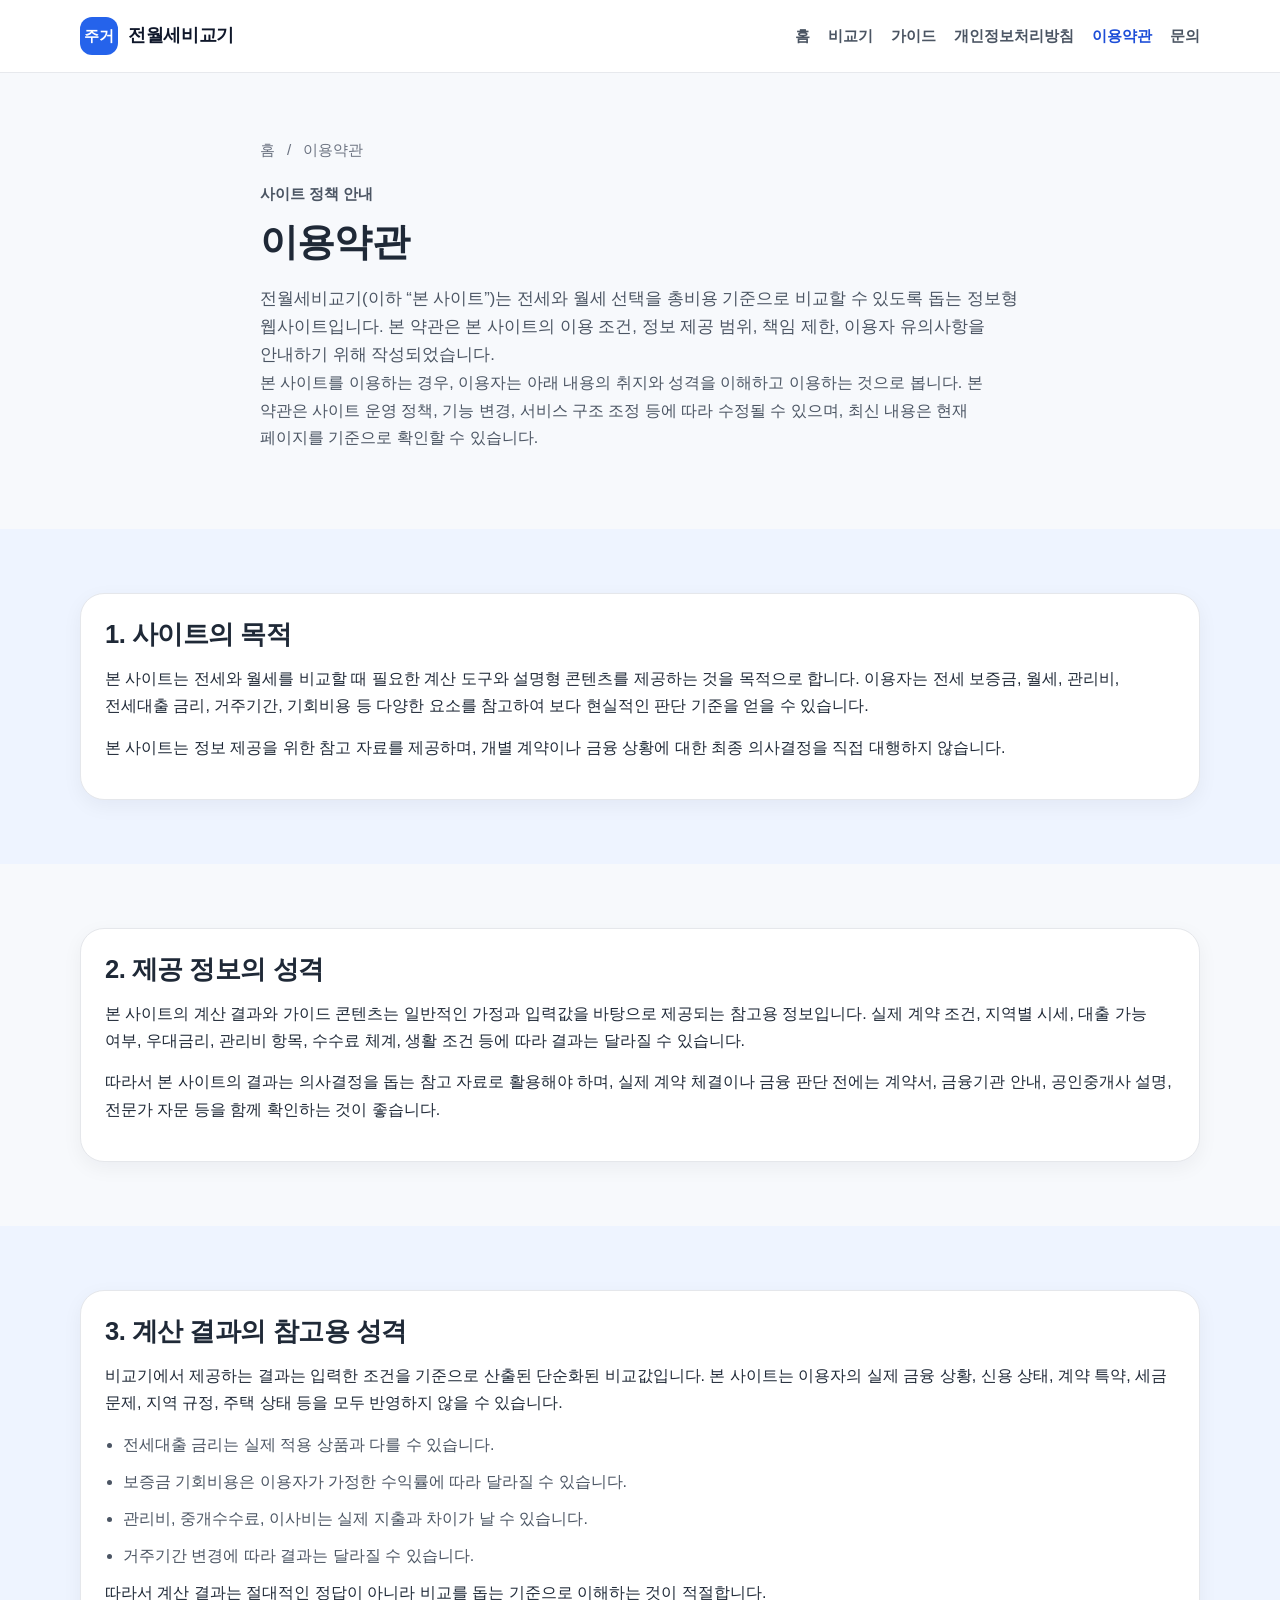
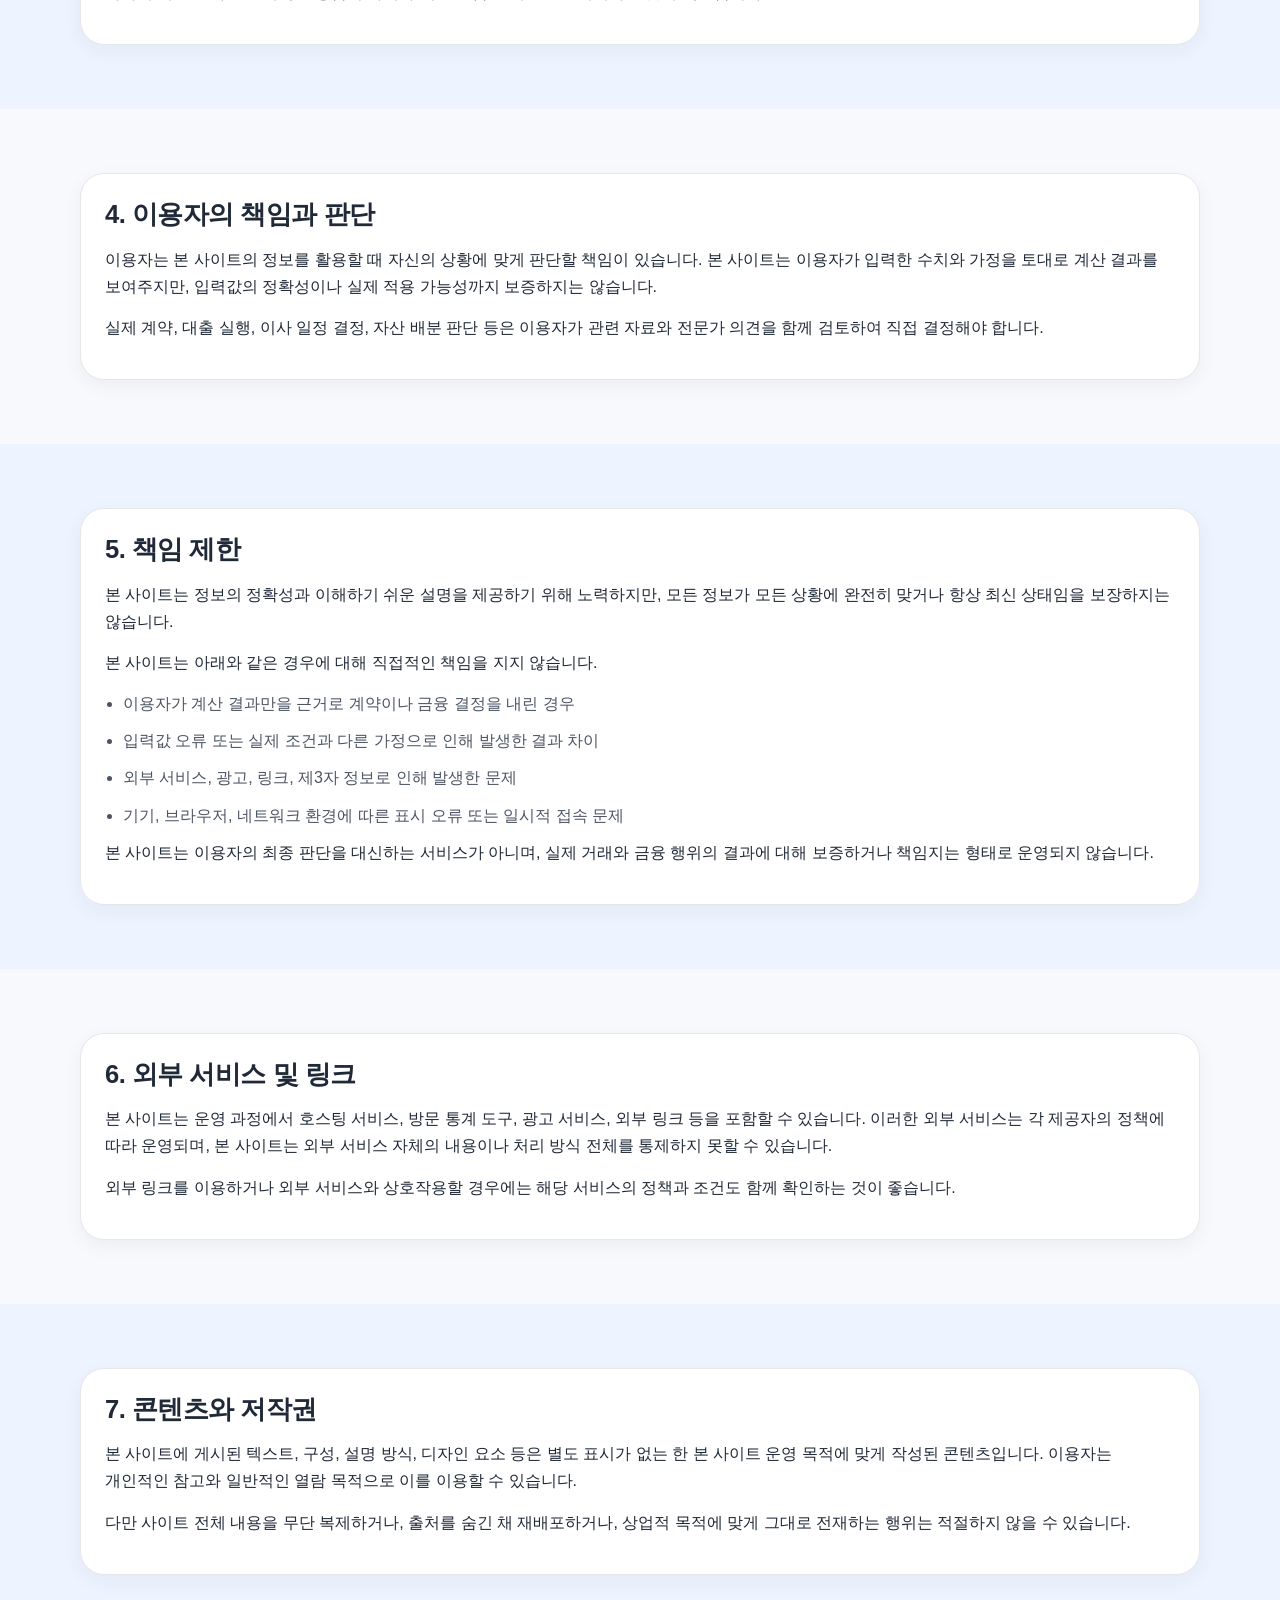
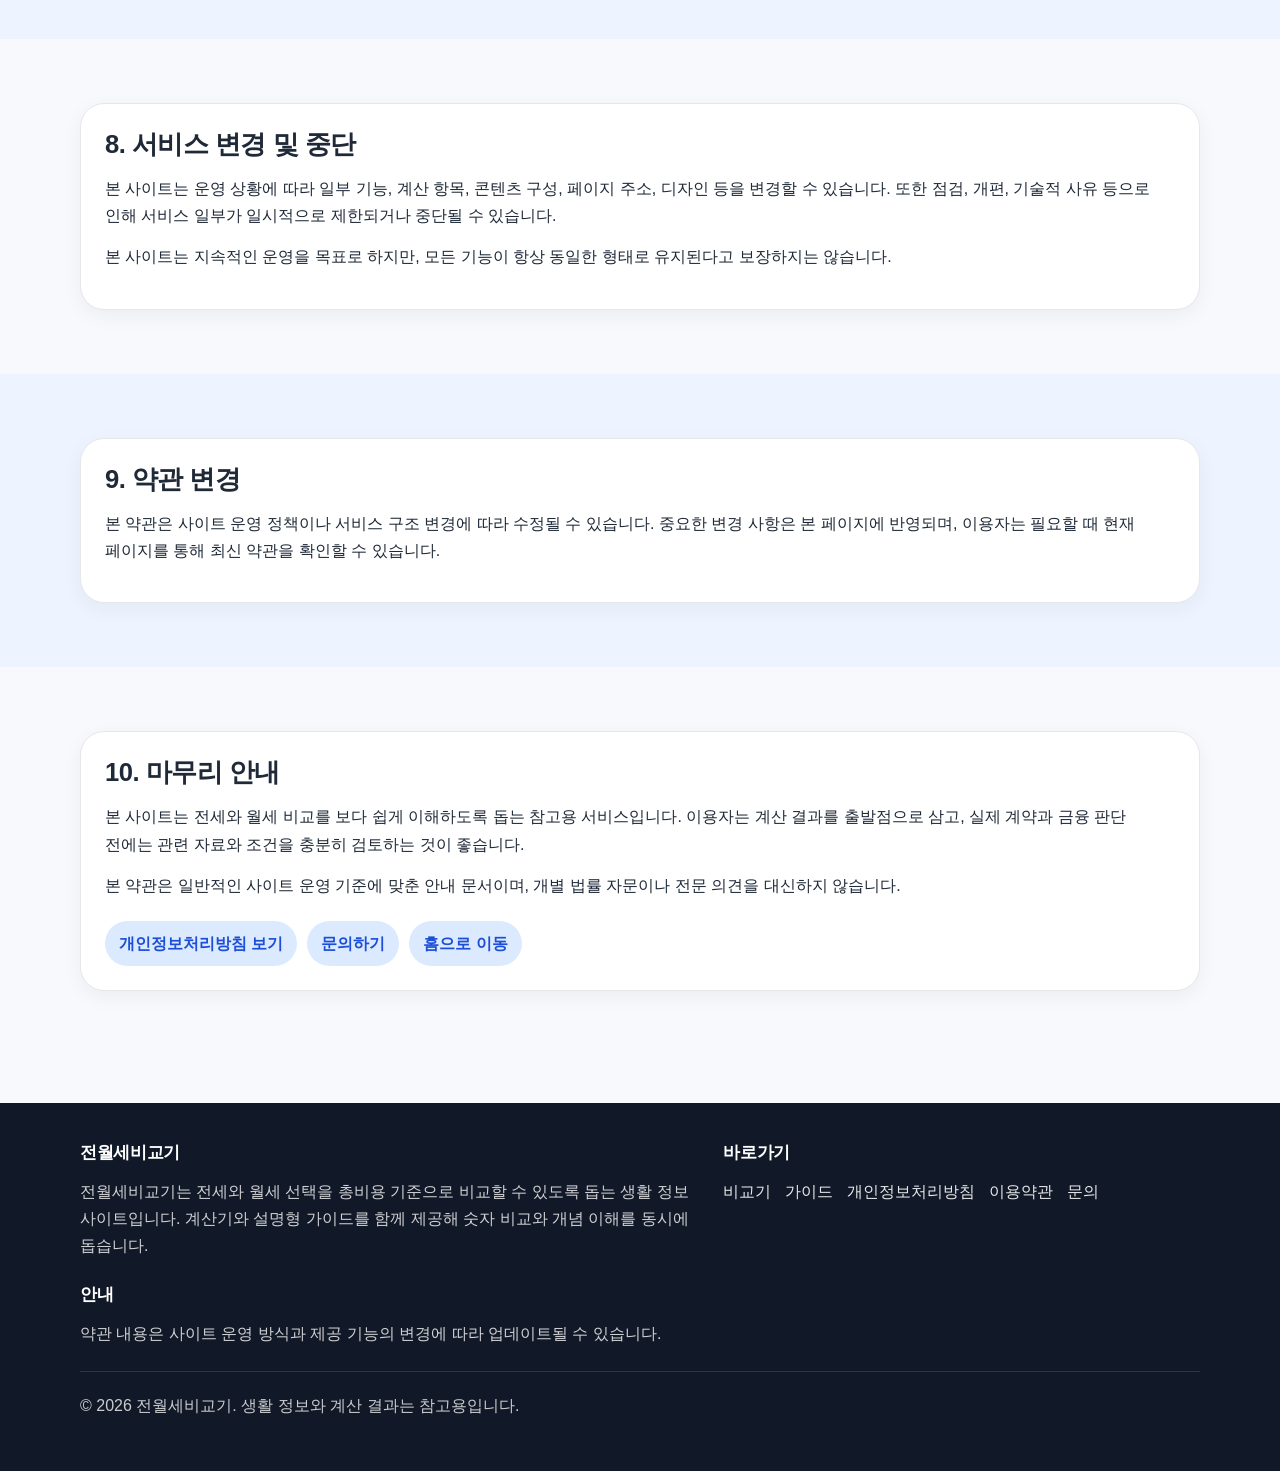
<file: terms/index.html>
<!doctype html>
<html lang="ko">
<head>
  <meta charset="UTF-8">
  <meta name="viewport" content="width=device-width, initial-scale=1.0">
  <title>이용약관 | 전월세비교기</title>
  <meta name="description" content="전월세비교기의 이용약관입니다. 사이트 이용 기준, 계산 결과의 참고용 성격, 책임 제한, 이용자 유의사항을 확인할 수 있습니다.">
  <meta name="robots" content="index, follow">
  <meta name="google-adsense-account" content="ca-pub-1526973327653342">
  <link rel="canonical" href="https://rent-4nm.pages.dev/terms/">
  <meta property="og:title" content="이용약관 | 전월세비교기">
  <meta property="og:description" content="전월세비교기의 이용약관입니다. 사이트 이용 기준과 계산 결과의 참고용 성격을 확인할 수 있습니다.">
  <meta property="og:type" content="website">
  <meta property="og:url" content="https://rent-4nm.pages.dev/terms/">
  <meta property="og:locale" content="ko_KR">
  <meta property="og:site_name" content="전월세비교기">
  <link rel="stylesheet" href="/assets/css/styles.css">
  <script type="application/ld+json">
  {
    "@context": "https://schema.org",
    "@type": "WebPage",
    "name": "이용약관",
    "url": "https://rent-4nm.pages.dev/terms/",
    "description": "전월세비교기 이용약관",
    "inLanguage": "ko-KR"
  }
  </script>
  <script async src="https://pagead2.googlesyndication.com/pagead/js/adsbygoogle.js?client=ca-pub-1526973327653342"
     crossorigin="anonymous"></script>
</head>
<body>
  <a class="skip-link" href="#main">본문 바로가기</a>
  <header class="site-header">
    <div class="container header-inner">
      <a class="brand" href="/index.html">
        <span class="brand-badge">주거</span>
        <span>전월세비교기</span>
      </a>
      <button class="nav-toggle" type="button" aria-label="메뉴 열기" aria-expanded="false" data-nav-toggle>☰</button>
      <nav class="site-nav" aria-label="주요 메뉴" data-nav>
        <ul>
          <li><a href="/index.html">홈</a></li>
          <li><a href="/compare/index.html">비교기</a></li>
          <li><a href="/guides/">가이드</a></li>
          <li><a href="/privacy/">개인정보처리방침</a></li>
          <li><a class="active" href="/terms/">이용약관</a></li>
          <li><a href="/contact/">문의</a></li>
        </ul>
      </nav>
    </div>
  </header>

  <main id="main">
    <section class="section">
      <article class="container article">
        <div class="breadcrumb"><a href="/index.html">홈</a> <span>/</span> <span>이용약관</span></div>
        <p class="eyebrow">사이트 정책 안내</p>
        <h1>이용약관</h1>

        <p class="page-lead">
          전월세비교기(이하 “본 사이트”)는 전세와 월세 선택을 총비용 기준으로 비교할 수 있도록 돕는 정보형 웹사이트입니다.
          본 약관은 본 사이트의 이용 조건, 정보 제공 범위, 책임 제한, 이용자 유의사항을 안내하기 위해 작성되었습니다.
        </p>

        <p>
          본 사이트를 이용하는 경우, 이용자는 아래 내용의 취지와 성격을 이해하고 이용하는 것으로 봅니다.
          본 약관은 사이트 운영 정책, 기능 변경, 서비스 구조 조정 등에 따라 수정될 수 있으며,
          최신 내용은 현재 페이지를 기준으로 확인할 수 있습니다.
        </p>
      </article>
    </section>

    <section class="section alt-bg">
      <div class="container">
        <div class="card">
          <h2>1. 사이트의 목적</h2>
          <p>
            본 사이트는 전세와 월세를 비교할 때 필요한 계산 도구와 설명형 콘텐츠를 제공하는 것을 목적으로 합니다.
            이용자는 전세 보증금, 월세, 관리비, 전세대출 금리, 거주기간, 기회비용 등 다양한 요소를 참고하여
            보다 현실적인 판단 기준을 얻을 수 있습니다.
          </p>
          <p>
            본 사이트는 정보 제공을 위한 참고 자료를 제공하며,
            개별 계약이나 금융 상황에 대한 최종 의사결정을 직접 대행하지 않습니다.
          </p>
        </div>
      </div>
    </section>

    <section class="section">
      <div class="container">
        <div class="card">
          <h2>2. 제공 정보의 성격</h2>
          <p>
            본 사이트의 계산 결과와 가이드 콘텐츠는 일반적인 가정과 입력값을 바탕으로 제공되는 참고용 정보입니다.
            실제 계약 조건, 지역별 시세, 대출 가능 여부, 우대금리, 관리비 항목, 수수료 체계, 생활 조건 등에 따라
            결과는 달라질 수 있습니다.
          </p>
          <p>
            따라서 본 사이트의 결과는 의사결정을 돕는 참고 자료로 활용해야 하며,
            실제 계약 체결이나 금융 판단 전에는 계약서, 금융기관 안내, 공인중개사 설명, 전문가 자문 등을 함께 확인하는 것이 좋습니다.
          </p>
        </div>
      </div>
    </section>

    <section class="section alt-bg">
      <div class="container">
        <div class="card">
          <h2>3. 계산 결과의 참고용 성격</h2>
          <p>
            비교기에서 제공하는 결과는 입력한 조건을 기준으로 산출된 단순화된 비교값입니다.
            본 사이트는 이용자의 실제 금융 상황, 신용 상태, 계약 특약, 세금 문제, 지역 규정, 주택 상태 등을 모두 반영하지 않을 수 있습니다.
          </p>
          <ul class="formula-list">
            <li>전세대출 금리는 실제 적용 상품과 다를 수 있습니다.</li>
            <li>보증금 기회비용은 이용자가 가정한 수익률에 따라 달라질 수 있습니다.</li>
            <li>관리비, 중개수수료, 이사비는 실제 지출과 차이가 날 수 있습니다.</li>
            <li>거주기간 변경에 따라 결과는 달라질 수 있습니다.</li>
          </ul>
          <p>
            따라서 계산 결과는 절대적인 정답이 아니라 비교를 돕는 기준으로 이해하는 것이 적절합니다.
          </p>
        </div>
      </div>
    </section>

    <section class="section">
      <div class="container">
        <div class="card">
          <h2>4. 이용자의 책임과 판단</h2>
          <p>
            이용자는 본 사이트의 정보를 활용할 때 자신의 상황에 맞게 판단할 책임이 있습니다.
            본 사이트는 이용자가 입력한 수치와 가정을 토대로 계산 결과를 보여주지만,
            입력값의 정확성이나 실제 적용 가능성까지 보증하지는 않습니다.
          </p>
          <p>
            실제 계약, 대출 실행, 이사 일정 결정, 자산 배분 판단 등은
            이용자가 관련 자료와 전문가 의견을 함께 검토하여 직접 결정해야 합니다.
          </p>
        </div>
      </div>
    </section>

    <section class="section alt-bg">
      <div class="container">
        <div class="card">
          <h2>5. 책임 제한</h2>
          <p>
            본 사이트는 정보의 정확성과 이해하기 쉬운 설명을 제공하기 위해 노력하지만,
            모든 정보가 모든 상황에 완전히 맞거나 항상 최신 상태임을 보장하지는 않습니다.
          </p>
          <p>
            본 사이트는 아래와 같은 경우에 대해 직접적인 책임을 지지 않습니다.
          </p>
          <ul class="formula-list">
            <li>이용자가 계산 결과만을 근거로 계약이나 금융 결정을 내린 경우</li>
            <li>입력값 오류 또는 실제 조건과 다른 가정으로 인해 발생한 결과 차이</li>
            <li>외부 서비스, 광고, 링크, 제3자 정보로 인해 발생한 문제</li>
            <li>기기, 브라우저, 네트워크 환경에 따른 표시 오류 또는 일시적 접속 문제</li>
          </ul>
          <p>
            본 사이트는 이용자의 최종 판단을 대신하는 서비스가 아니며,
            실제 거래와 금융 행위의 결과에 대해 보증하거나 책임지는 형태로 운영되지 않습니다.
          </p>
        </div>
      </div>
    </section>

    <section class="section">
      <div class="container">
        <div class="card">
          <h2>6. 외부 서비스 및 링크</h2>
          <p>
            본 사이트는 운영 과정에서 호스팅 서비스, 방문 통계 도구, 광고 서비스, 외부 링크 등을 포함할 수 있습니다.
            이러한 외부 서비스는 각 제공자의 정책에 따라 운영되며,
            본 사이트는 외부 서비스 자체의 내용이나 처리 방식 전체를 통제하지 못할 수 있습니다.
          </p>
          <p>
            외부 링크를 이용하거나 외부 서비스와 상호작용할 경우에는
            해당 서비스의 정책과 조건도 함께 확인하는 것이 좋습니다.
          </p>
        </div>
      </div>
    </section>

    <section class="section alt-bg">
      <div class="container">
        <div class="card">
          <h2>7. 콘텐츠와 저작권</h2>
          <p>
            본 사이트에 게시된 텍스트, 구성, 설명 방식, 디자인 요소 등은 별도 표시가 없는 한 본 사이트 운영 목적에 맞게 작성된 콘텐츠입니다.
            이용자는 개인적인 참고와 일반적인 열람 목적으로 이를 이용할 수 있습니다.
          </p>
          <p>
            다만 사이트 전체 내용을 무단 복제하거나, 출처를 숨긴 채 재배포하거나,
            상업적 목적에 맞게 그대로 전재하는 행위는 적절하지 않을 수 있습니다.
          </p>
        </div>
      </div>
    </section>

    <section class="section">
      <div class="container">
        <div class="card">
          <h2>8. 서비스 변경 및 중단</h2>
          <p>
            본 사이트는 운영 상황에 따라 일부 기능, 계산 항목, 콘텐츠 구성, 페이지 주소, 디자인 등을 변경할 수 있습니다.
            또한 점검, 개편, 기술적 사유 등으로 인해 서비스 일부가 일시적으로 제한되거나 중단될 수 있습니다.
          </p>
          <p>
            본 사이트는 지속적인 운영을 목표로 하지만,
            모든 기능이 항상 동일한 형태로 유지된다고 보장하지는 않습니다.
          </p>
        </div>
      </div>
    </section>

    <section class="section alt-bg">
      <div class="container">
        <div class="card">
          <h2>9. 약관 변경</h2>
          <p>
            본 약관은 사이트 운영 정책이나 서비스 구조 변경에 따라 수정될 수 있습니다.
            중요한 변경 사항은 본 페이지에 반영되며,
            이용자는 필요할 때 현재 페이지를 통해 최신 약관을 확인할 수 있습니다.
          </p>
        </div>
      </div>
    </section>

    <section class="section">
      <div class="container">
        <div class="card">
          <h2>10. 마무리 안내</h2>
          <p>
            본 사이트는 전세와 월세 비교를 보다 쉽게 이해하도록 돕는 참고용 서비스입니다.
            이용자는 계산 결과를 출발점으로 삼고,
            실제 계약과 금융 판단 전에는 관련 자료와 조건을 충분히 검토하는 것이 좋습니다.
          </p>
          <p>
            본 약관은 일반적인 사이트 운영 기준에 맞춘 안내 문서이며,
            개별 법률 자문이나 전문 의견을 대신하지 않습니다.
          </p>

          <div class="related-links">
            <a href="/privacy/">개인정보처리방침 보기</a>
            <a href="/contact/">문의하기</a>
            <a href="/index.html">홈으로 이동</a>
          </div>
        </div>
      </div>
    </section>
  </main>

  <footer class="footer">
    <div class="container">
      <div class="footer-grid">
        <section>
          <h3>전월세비교기</h3>
          <p>
            전월세비교기는 전세와 월세 선택을 총비용 기준으로 비교할 수 있도록 돕는 생활 정보 사이트입니다.
            계산기와 설명형 가이드를 함께 제공해 숫자 비교와 개념 이해를 동시에 돕습니다.
          </p>
        </section>
        <section>
          <h3>바로가기</h3>
          <ul class="footer-links">
            <li><a href="/compare/index.html">비교기</a></li>
            <li><a href="/guides/">가이드</a></li>
            <li><a href="/privacy/">개인정보처리방침</a></li>
            <li><a href="/terms/">이용약관</a></li>
            <li><a href="/contact/">문의</a></li>
          </ul>
        </section>
        <section>
          <h3>안내</h3>
          <p>약관 내용은 사이트 운영 방식과 제공 기능의 변경에 따라 업데이트될 수 있습니다.</p>
        </section>
      </div>
      <div class="footer-bottom">
        <p>© <span data-current-year></span> 전월세비교기. 생활 정보와 계산 결과는 참고용입니다.</p>
      </div>
    </div>
  </footer>

  <script defer src="/assets/js/site.js"></script>
</body>
</html>
</file>
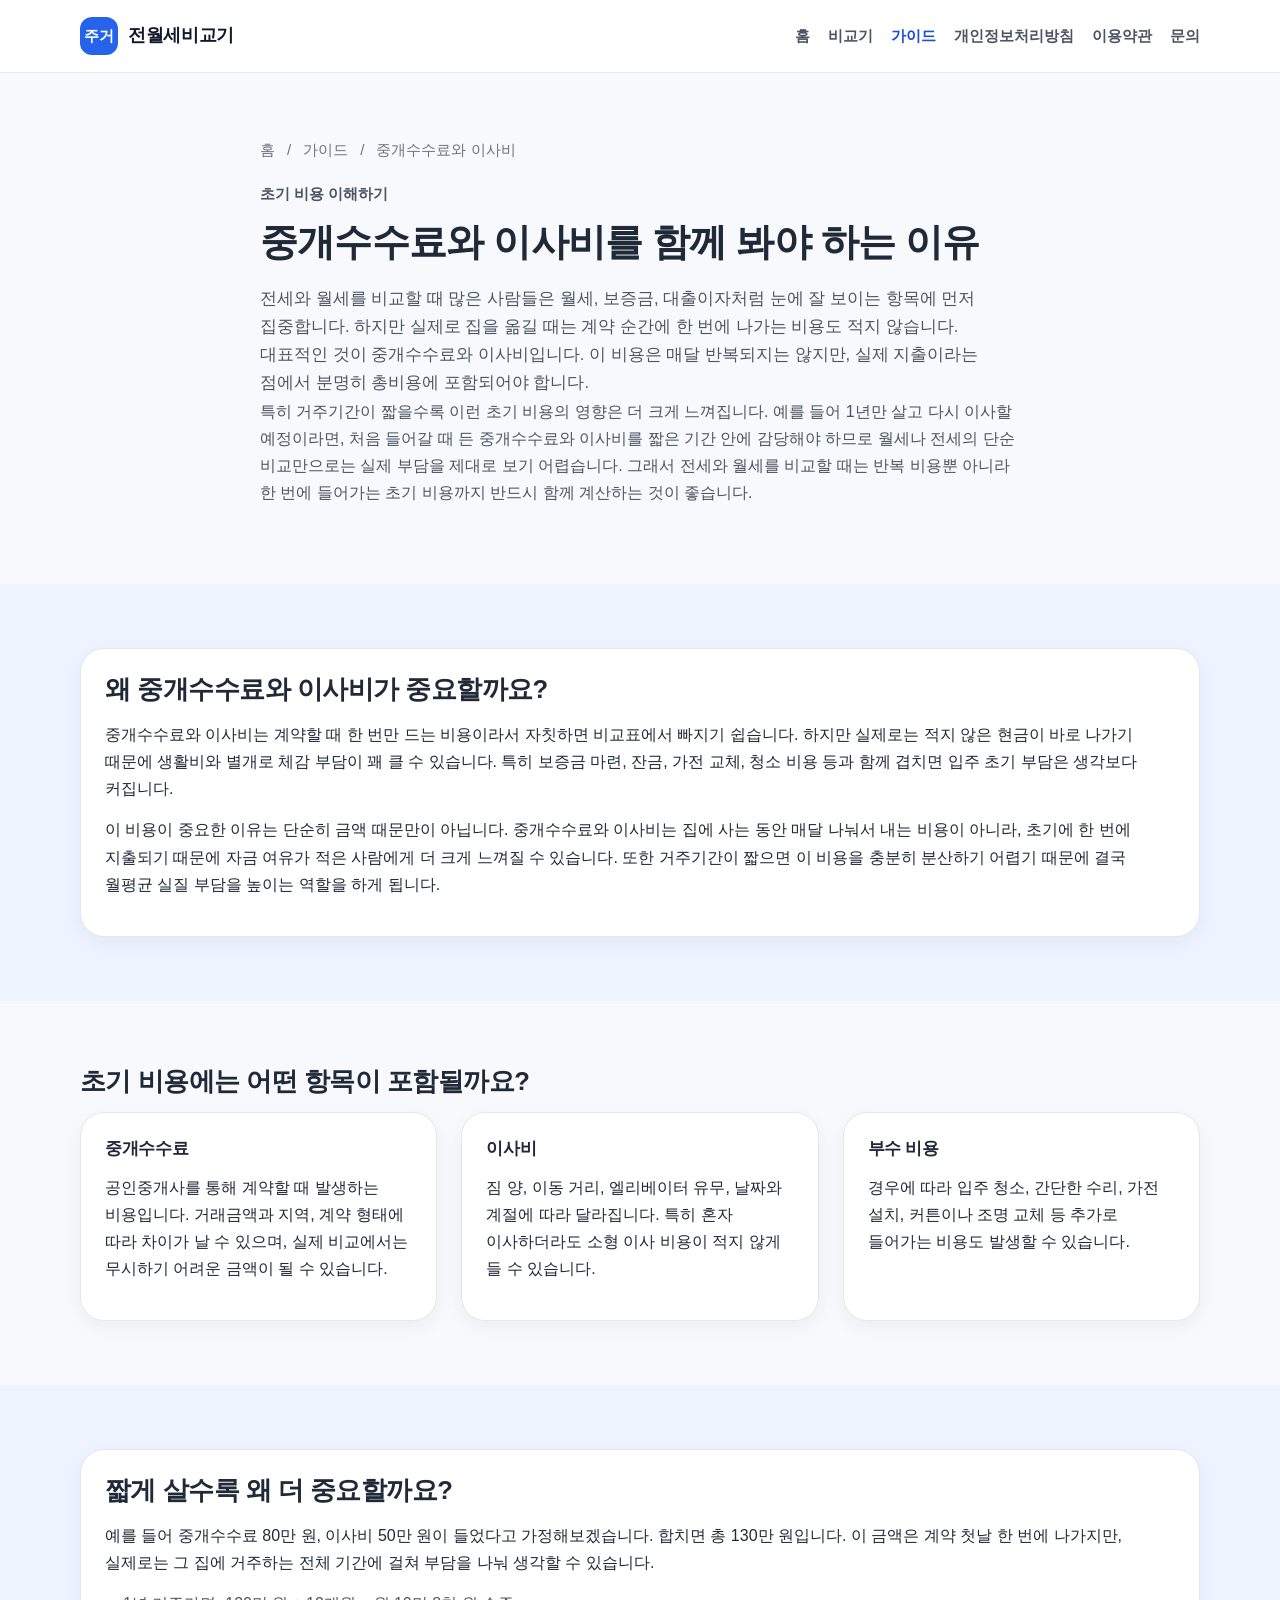
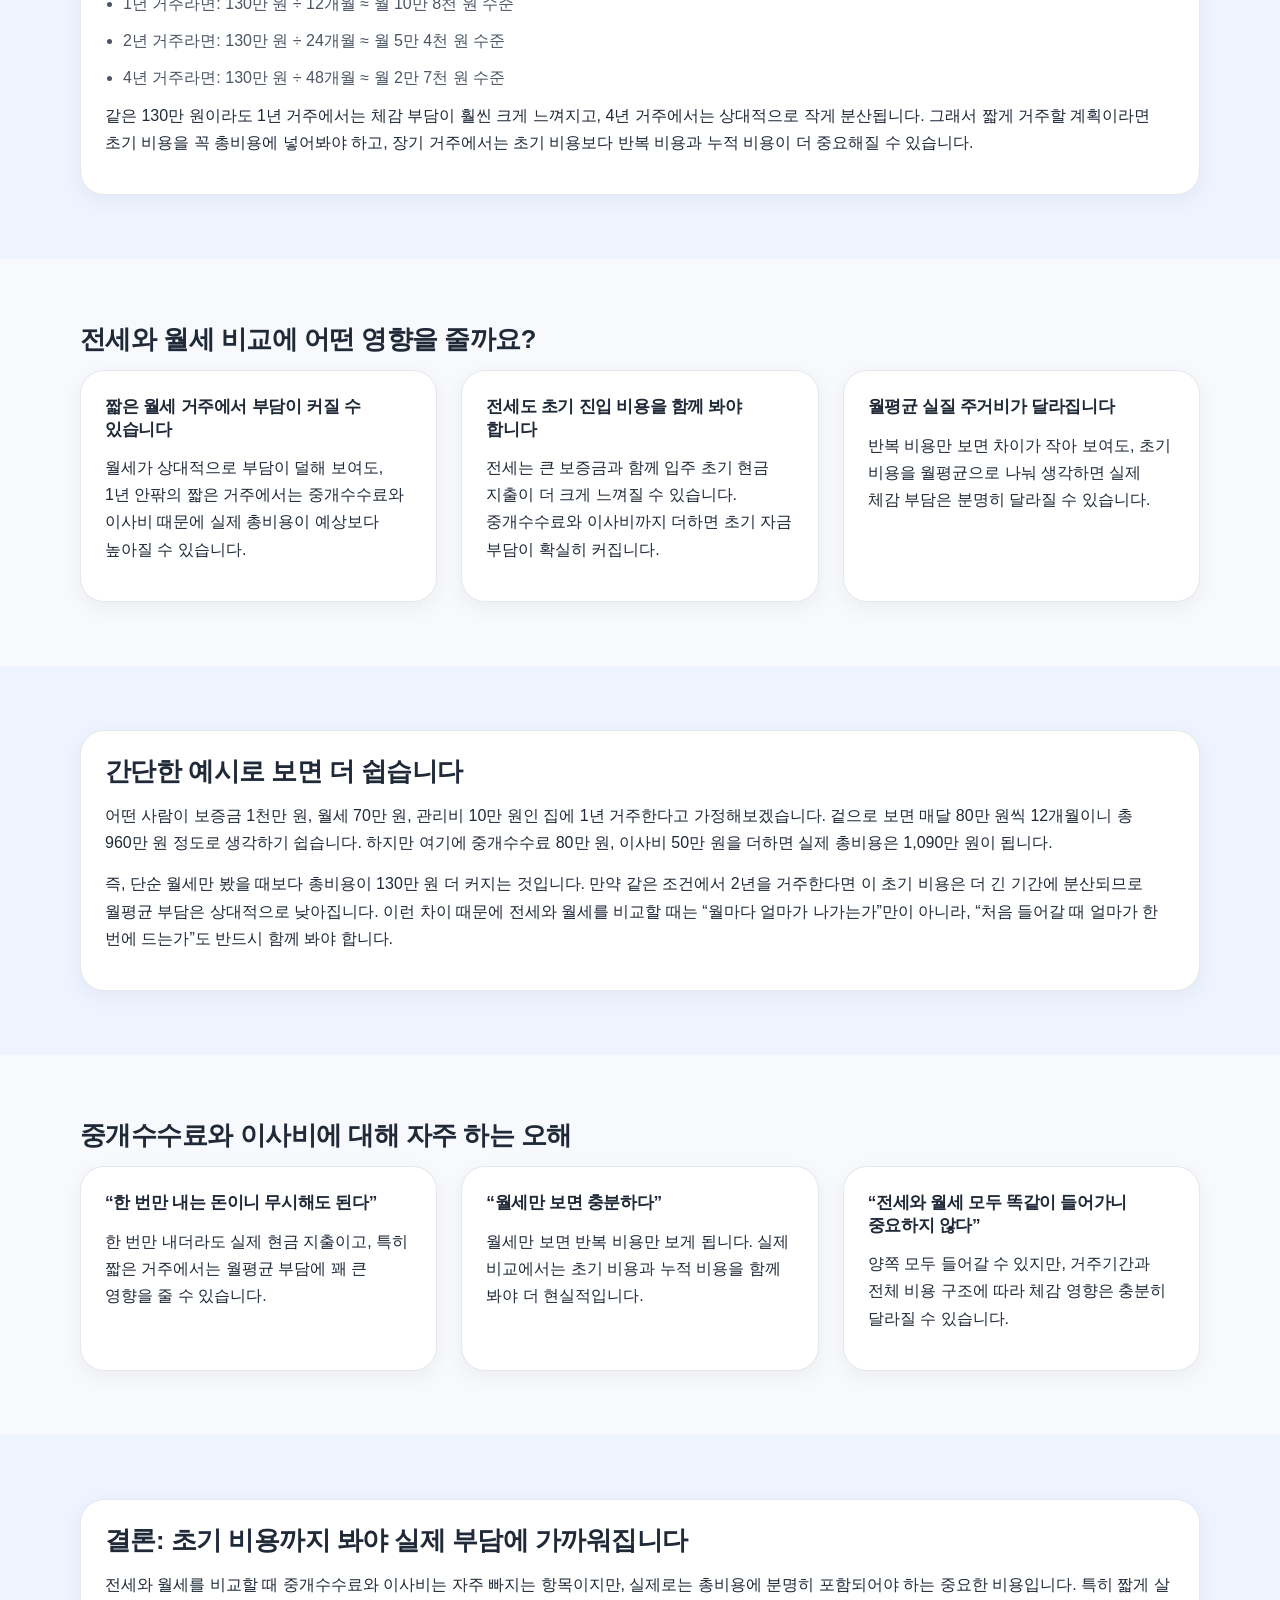
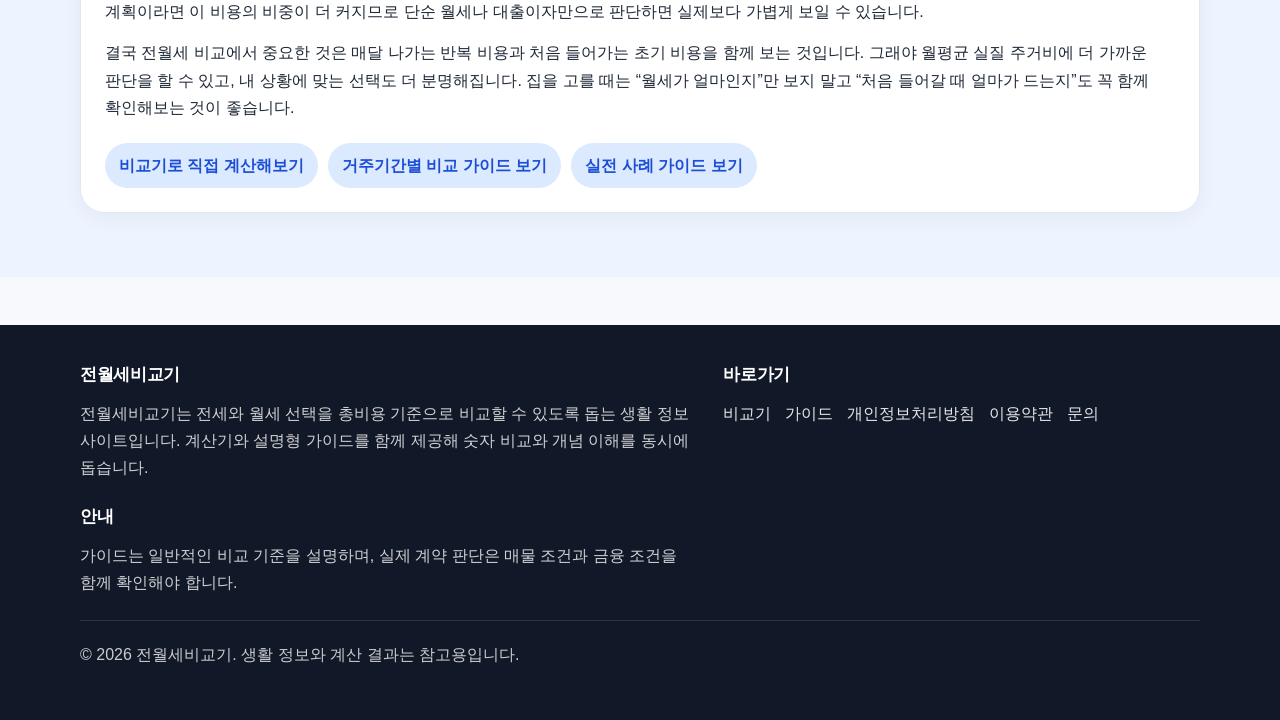
<file: guides/broker-fee-moving-cost.html>
<!doctype html>
<html lang="ko">
<head>
  <meta charset="UTF-8">
  <meta name="viewport" content="width=device-width, initial-scale=1.0">
  <title>중개수수료와 이사비를 함께 봐야 하는 이유 | 전월세비교기</title>
  <meta name="description" content="전세와 월세를 비교할 때 왜 중개수수료와 이사비를 함께 계산해야 하는지 쉽게 설명합니다. 초기 비용이 총비용에 어떤 영향을 주는지 이해할 수 있습니다.">
  <meta name="robots" content="index, follow">
  <meta name="google-adsense-account" content="ca-pub-1526973327653342">
  <link rel="canonical" href="https://rent-4nm.pages.dev/guides/broker-fee-moving-cost.html">
  <meta property="og:title" content="중개수수료와 이사비를 함께 봐야 하는 이유 | 전월세비교기">
  <meta property="og:description" content="전월세 비교에서 자주 놓치는 초기 비용, 중개수수료와 이사비의 중요성을 쉽게 설명합니다.">
  <meta property="og:type" content="article">
  <meta property="og:url" content="https://rent-4nm.pages.dev/guides/broker-fee-moving-cost.html">
  <meta property="og:locale" content="ko_KR">
  <meta property="og:site_name" content="전월세비교기">
  <link rel="stylesheet" href="/assets/css/styles.css">
  <script type="application/ld+json">
  {
    "@context": "https://schema.org",
    "@type": "Article",
    "headline": "중개수수료와 이사비를 함께 봐야 하는 이유",
    "description": "전세와 월세 비교에서 중개수수료와 이사비 같은 초기 비용이 왜 중요한지 설명하는 가이드",
    "author": {
      "@type": "Organization",
      "name": "전월세비교기"
    },
    "publisher": {
      "@type": "Organization",
      "name": "전월세비교기"
    },
    "mainEntityOfPage": {
      "@type": "WebPage",
      "@id": "https://rent-4nm.pages.dev/guides/broker-fee-moving-cost.html"
    },
    "inLanguage": "ko-KR"
  }
  </script>
  <script async src="https://pagead2.googlesyndication.com/pagead/js/adsbygoogle.js?client=ca-pub-1526973327653342"
     crossorigin="anonymous"></script>
</head>
<body>
  <a class="skip-link" href="#main">본문 바로가기</a>
  <header class="site-header">
    <div class="container header-inner">
      <a class="brand" href="/index.html">
        <span class="brand-badge">주거</span>
        <span>전월세비교기</span>
      </a>
      <button class="nav-toggle" type="button" aria-label="메뉴 열기" aria-expanded="false" data-nav-toggle>☰</button>
      <nav class="site-nav" aria-label="주요 메뉴" data-nav>
        <ul>
          <li><a href="/index.html">홈</a></li>
          <li><a href="/compare/index.html">비교기</a></li>
          <li><a class="active" href="/guides/">가이드</a></li>
          <li><a href="/privacy/">개인정보처리방침</a></li>
          <li><a href="/terms/">이용약관</a></li>
          <li><a href="/contact/">문의</a></li>
        </ul>
      </nav>
    </div>
  </header>

  <main id="main">
    <section class="section">
      <article class="container article">
        <div class="breadcrumb"><a href="/index.html">홈</a> <span>/</span> <a href="/guides/">가이드</a> <span>/</span> <span>중개수수료와 이사비</span></div>
        <p class="eyebrow">초기 비용 이해하기</p>
        <h1>중개수수료와 이사비를 함께 봐야 하는 이유</h1>

        <p class="page-lead">
          전세와 월세를 비교할 때 많은 사람들은 월세, 보증금, 대출이자처럼 눈에 잘 보이는 항목에 먼저 집중합니다.
          하지만 실제로 집을 옮길 때는 계약 순간에 한 번에 나가는 비용도 적지 않습니다.
          대표적인 것이 중개수수료와 이사비입니다.
          이 비용은 매달 반복되지는 않지만, 실제 지출이라는 점에서 분명히 총비용에 포함되어야 합니다.
        </p>

        <p>
          특히 거주기간이 짧을수록 이런 초기 비용의 영향은 더 크게 느껴집니다.
          예를 들어 1년만 살고 다시 이사할 예정이라면,
          처음 들어갈 때 든 중개수수료와 이사비를 짧은 기간 안에 감당해야 하므로
          월세나 전세의 단순 비교만으로는 실제 부담을 제대로 보기 어렵습니다.
          그래서 전세와 월세를 비교할 때는 반복 비용뿐 아니라
          한 번에 들어가는 초기 비용까지 반드시 함께 계산하는 것이 좋습니다.
        </p>
      </article>
    </section>

    <section class="section alt-bg">
      <div class="container">
        <div class="card">
          <h2>왜 중개수수료와 이사비가 중요할까요?</h2>

          <p>
            중개수수료와 이사비는 계약할 때 한 번만 드는 비용이라서
            자칫하면 비교표에서 빠지기 쉽습니다.
            하지만 실제로는 적지 않은 현금이 바로 나가기 때문에
            생활비와 별개로 체감 부담이 꽤 클 수 있습니다.
            특히 보증금 마련, 잔금, 가전 교체, 청소 비용 등과 함께 겹치면
            입주 초기 부담은 생각보다 커집니다.
          </p>

          <p>
            이 비용이 중요한 이유는 단순히 금액 때문만이 아닙니다.
            중개수수료와 이사비는 집에 사는 동안 매달 나눠서 내는 비용이 아니라,
            초기에 한 번에 지출되기 때문에 자금 여유가 적은 사람에게 더 크게 느껴질 수 있습니다.
            또한 거주기간이 짧으면 이 비용을 충분히 분산하기 어렵기 때문에
            결국 월평균 실질 부담을 높이는 역할을 하게 됩니다.
          </p>
        </div>
      </div>
    </section>

    <section class="section">
      <div class="container">
        <h2>초기 비용에는 어떤 항목이 포함될까요?</h2>

        <div class="card-grid">
          <div class="card">
            <h3>중개수수료</h3>
            <p>
              공인중개사를 통해 계약할 때 발생하는 비용입니다.
              거래금액과 지역, 계약 형태에 따라 차이가 날 수 있으며,
              실제 비교에서는 무시하기 어려운 금액이 될 수 있습니다.
            </p>
          </div>

          <div class="card">
            <h3>이사비</h3>
            <p>
              짐 양, 이동 거리, 엘리베이터 유무, 날짜와 계절에 따라 달라집니다.
              특히 혼자 이사하더라도 소형 이사 비용이 적지 않게 들 수 있습니다.
            </p>
          </div>

          <div class="card">
            <h3>부수 비용</h3>
            <p>
              경우에 따라 입주 청소, 간단한 수리, 가전 설치, 커튼이나 조명 교체 등
              추가로 들어가는 비용도 발생할 수 있습니다.
            </p>
          </div>
        </div>
      </div>
    </section>

    <section class="section alt-bg">
      <div class="container">
        <div class="card">
          <h2>짧게 살수록 왜 더 중요할까요?</h2>

          <p>
            예를 들어 중개수수료 80만 원, 이사비 50만 원이 들었다고 가정해보겠습니다.
            합치면 총 130만 원입니다.
            이 금액은 계약 첫날 한 번에 나가지만,
            실제로는 그 집에 거주하는 전체 기간에 걸쳐 부담을 나눠 생각할 수 있습니다.
          </p>

          <ul class="formula-list">
            <li>1년 거주라면: 130만 원 ÷ 12개월 ≈ 월 10만 8천 원 수준</li>
            <li>2년 거주라면: 130만 원 ÷ 24개월 ≈ 월 5만 4천 원 수준</li>
            <li>4년 거주라면: 130만 원 ÷ 48개월 ≈ 월 2만 7천 원 수준</li>
          </ul>

          <p>
            같은 130만 원이라도 1년 거주에서는 체감 부담이 훨씬 크게 느껴지고,
            4년 거주에서는 상대적으로 작게 분산됩니다.
            그래서 짧게 거주할 계획이라면 초기 비용을 꼭 총비용에 넣어봐야 하고,
            장기 거주에서는 초기 비용보다 반복 비용과 누적 비용이 더 중요해질 수 있습니다.
          </p>
        </div>
      </div>
    </section>

    <section class="section">
      <div class="container">
        <h2>전세와 월세 비교에 어떤 영향을 줄까요?</h2>

        <div class="card-grid">
          <div class="card">
            <h3>짧은 월세 거주에서 부담이 커질 수 있습니다</h3>
            <p>
              월세가 상대적으로 부담이 덜해 보여도,
              1년 안팎의 짧은 거주에서는 중개수수료와 이사비 때문에
              실제 총비용이 예상보다 높아질 수 있습니다.
            </p>
          </div>

          <div class="card">
            <h3>전세도 초기 진입 비용을 함께 봐야 합니다</h3>
            <p>
              전세는 큰 보증금과 함께 입주 초기 현금 지출이 더 크게 느껴질 수 있습니다.
              중개수수료와 이사비까지 더하면 초기 자금 부담이 확실히 커집니다.
            </p>
          </div>

          <div class="card">
            <h3>월평균 실질 주거비가 달라집니다</h3>
            <p>
              반복 비용만 보면 차이가 작아 보여도,
              초기 비용을 월평균으로 나눠 생각하면 실제 체감 부담은 분명히 달라질 수 있습니다.
            </p>
          </div>
        </div>
      </div>
    </section>

    <section class="section alt-bg">
      <div class="container">
        <div class="card">
          <h2>간단한 예시로 보면 더 쉽습니다</h2>

          <p>
            어떤 사람이 보증금 1천만 원, 월세 70만 원, 관리비 10만 원인 집에 1년 거주한다고 가정해보겠습니다.
            겉으로 보면 매달 80만 원씩 12개월이니 총 960만 원 정도로 생각하기 쉽습니다.
            하지만 여기에 중개수수료 80만 원, 이사비 50만 원을 더하면
            실제 총비용은 1,090만 원이 됩니다.
          </p>

          <p>
            즉, 단순 월세만 봤을 때보다 총비용이 130만 원 더 커지는 것입니다.
            만약 같은 조건에서 2년을 거주한다면 이 초기 비용은 더 긴 기간에 분산되므로
            월평균 부담은 상대적으로 낮아집니다.
            이런 차이 때문에 전세와 월세를 비교할 때는
            “월마다 얼마가 나가는가”만이 아니라,
            “처음 들어갈 때 얼마가 한 번에 드는가”도 반드시 함께 봐야 합니다.
          </p>
        </div>
      </div>
    </section>

    <section class="section">
      <div class="container">
        <h2>중개수수료와 이사비에 대해 자주 하는 오해</h2>

        <div class="card-grid">
          <div class="card">
            <h3>“한 번만 내는 돈이니 무시해도 된다”</h3>
            <p>
              한 번만 내더라도 실제 현금 지출이고,
              특히 짧은 거주에서는 월평균 부담에 꽤 큰 영향을 줄 수 있습니다.
            </p>
          </div>

          <div class="card">
            <h3>“월세만 보면 충분하다”</h3>
            <p>
              월세만 보면 반복 비용만 보게 됩니다.
              실제 비교에서는 초기 비용과 누적 비용을 함께 봐야 더 현실적입니다.
            </p>
          </div>

          <div class="card">
            <h3>“전세와 월세 모두 똑같이 들어가니 중요하지 않다”</h3>
            <p>
              양쪽 모두 들어갈 수 있지만,
              거주기간과 전체 비용 구조에 따라 체감 영향은 충분히 달라질 수 있습니다.
            </p>
          </div>
        </div>
      </div>
    </section>

    <section class="section alt-bg">
      <div class="container">
        <div class="card">
          <h2>결론: 초기 비용까지 봐야 실제 부담에 가까워집니다</h2>

          <p>
            전세와 월세를 비교할 때 중개수수료와 이사비는 자주 빠지는 항목이지만,
            실제로는 총비용에 분명히 포함되어야 하는 중요한 비용입니다.
            특히 짧게 살 계획이라면 이 비용의 비중이 더 커지므로
            단순 월세나 대출이자만으로 판단하면 실제보다 가볍게 보일 수 있습니다.
          </p>

          <p>
            결국 전월세 비교에서 중요한 것은
            매달 나가는 반복 비용과 처음 들어가는 초기 비용을 함께 보는 것입니다.
            그래야 월평균 실질 주거비에 더 가까운 판단을 할 수 있고,
            내 상황에 맞는 선택도 더 분명해집니다.
            집을 고를 때는 “월세가 얼마인지”만 보지 말고
            “처음 들어갈 때 얼마가 드는지”도 꼭 함께 확인해보는 것이 좋습니다.
          </p>

          <div class="related-links">
            <a href="/compare/index.html">비교기로 직접 계산해보기</a>
            <a href="/guides/living-period-comparison.html">거주기간별 비교 가이드 보기</a>
            <a href="/guides/">실전 사례 가이드 보기</a>
          </div>
        </div>
      </div>
    </section>
  </main>

  <footer class="footer">
    <div class="container">
      <div class="footer-grid">
        <section>
          <h3>전월세비교기</h3>
          <p>
            전월세비교기는 전세와 월세 선택을 총비용 기준으로 비교할 수 있도록 돕는 생활 정보 사이트입니다.
            계산기와 설명형 가이드를 함께 제공해 숫자 비교와 개념 이해를 동시에 돕습니다.
          </p>
        </section>
        <section>
          <h3>바로가기</h3>
          <ul class="footer-links">
            <li><a href="/compare/index.html">비교기</a></li>
            <li><a href="/guides/">가이드</a></li>
            <li><a href="/privacy/">개인정보처리방침</a></li>
            <li><a href="/terms/">이용약관</a></li>
            <li><a href="/contact/">문의</a></li>
          </ul>
        </section>
        <section>
          <h3>안내</h3>
          <p>가이드는 일반적인 비교 기준을 설명하며, 실제 계약 판단은 매물 조건과 금융 조건을 함께 확인해야 합니다.</p>
        </section>
      </div>
      <div class="footer-bottom">
        <p>© <span data-current-year></span> 전월세비교기. 생활 정보와 계산 결과는 참고용입니다.</p>
      </div>
    </div>
  </footer>

  <script defer src="/assets/js/site.js"></script>
</body>
</html>
</file>
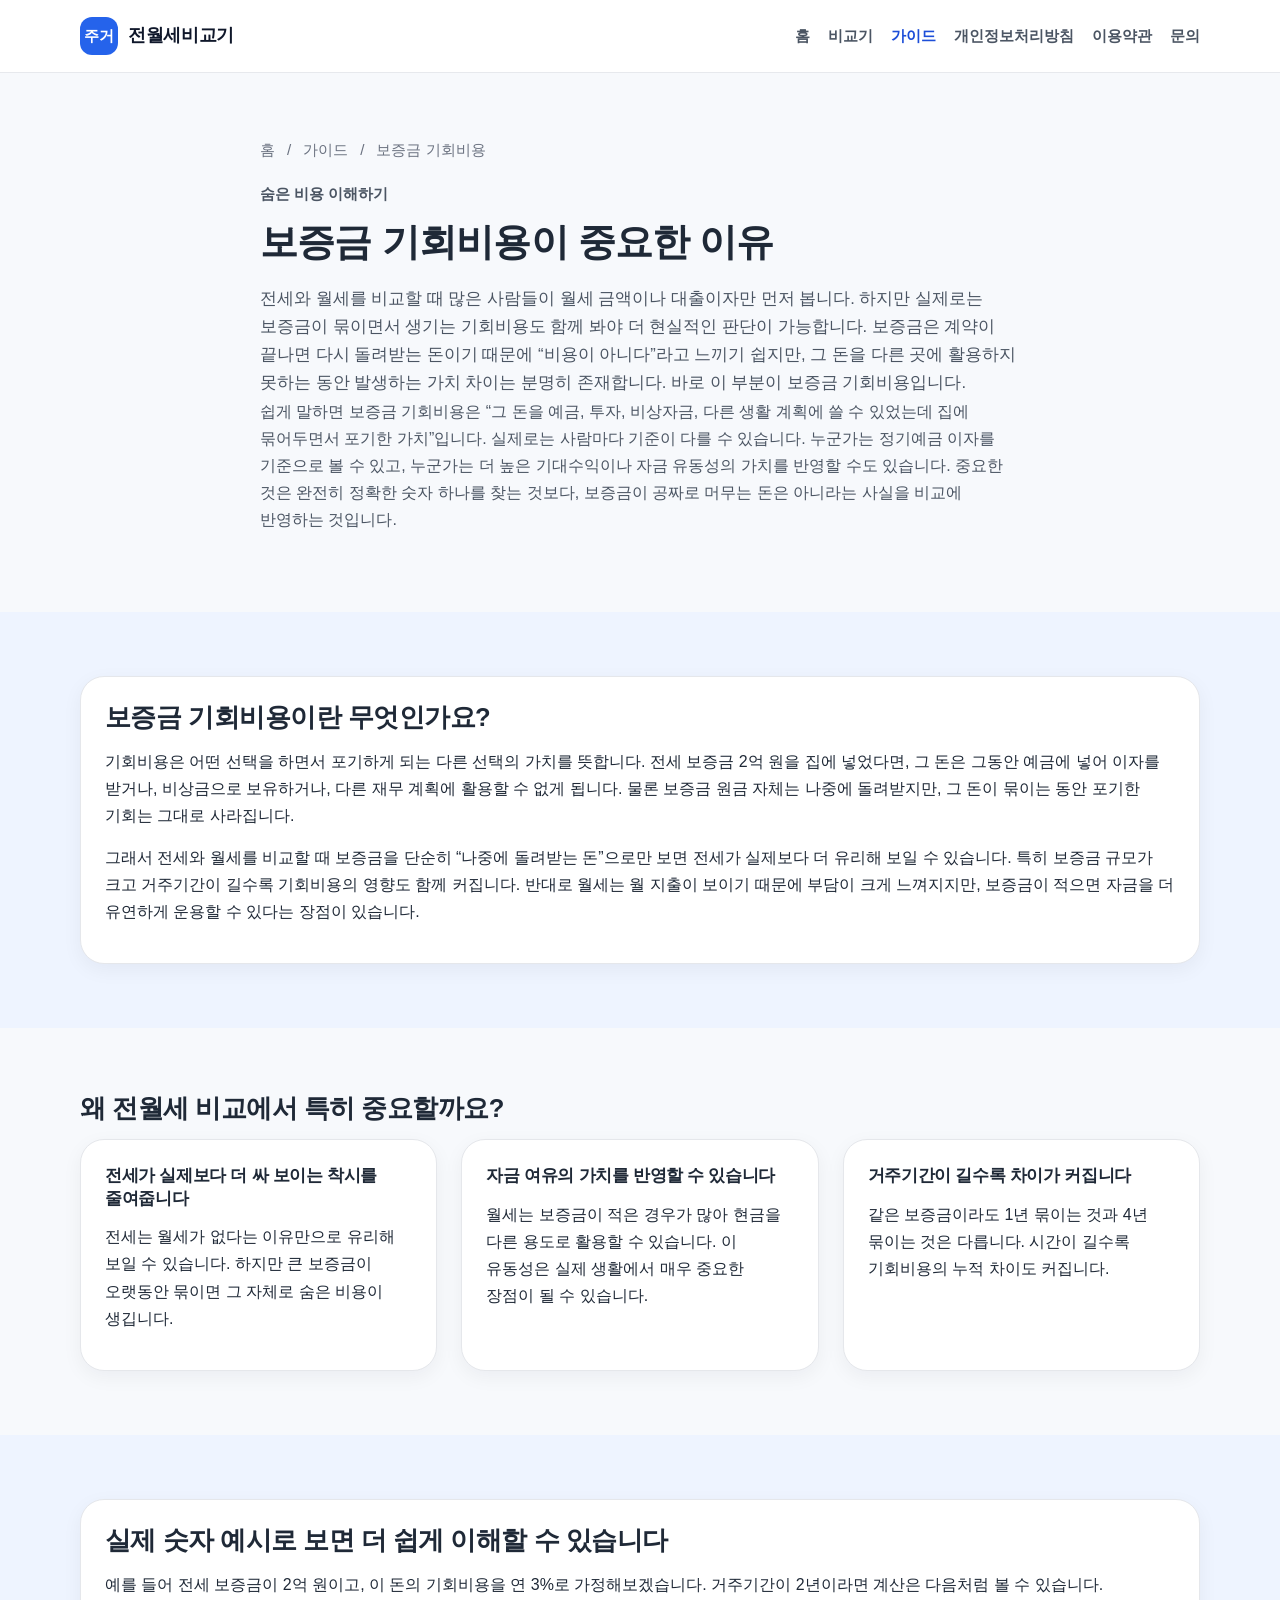
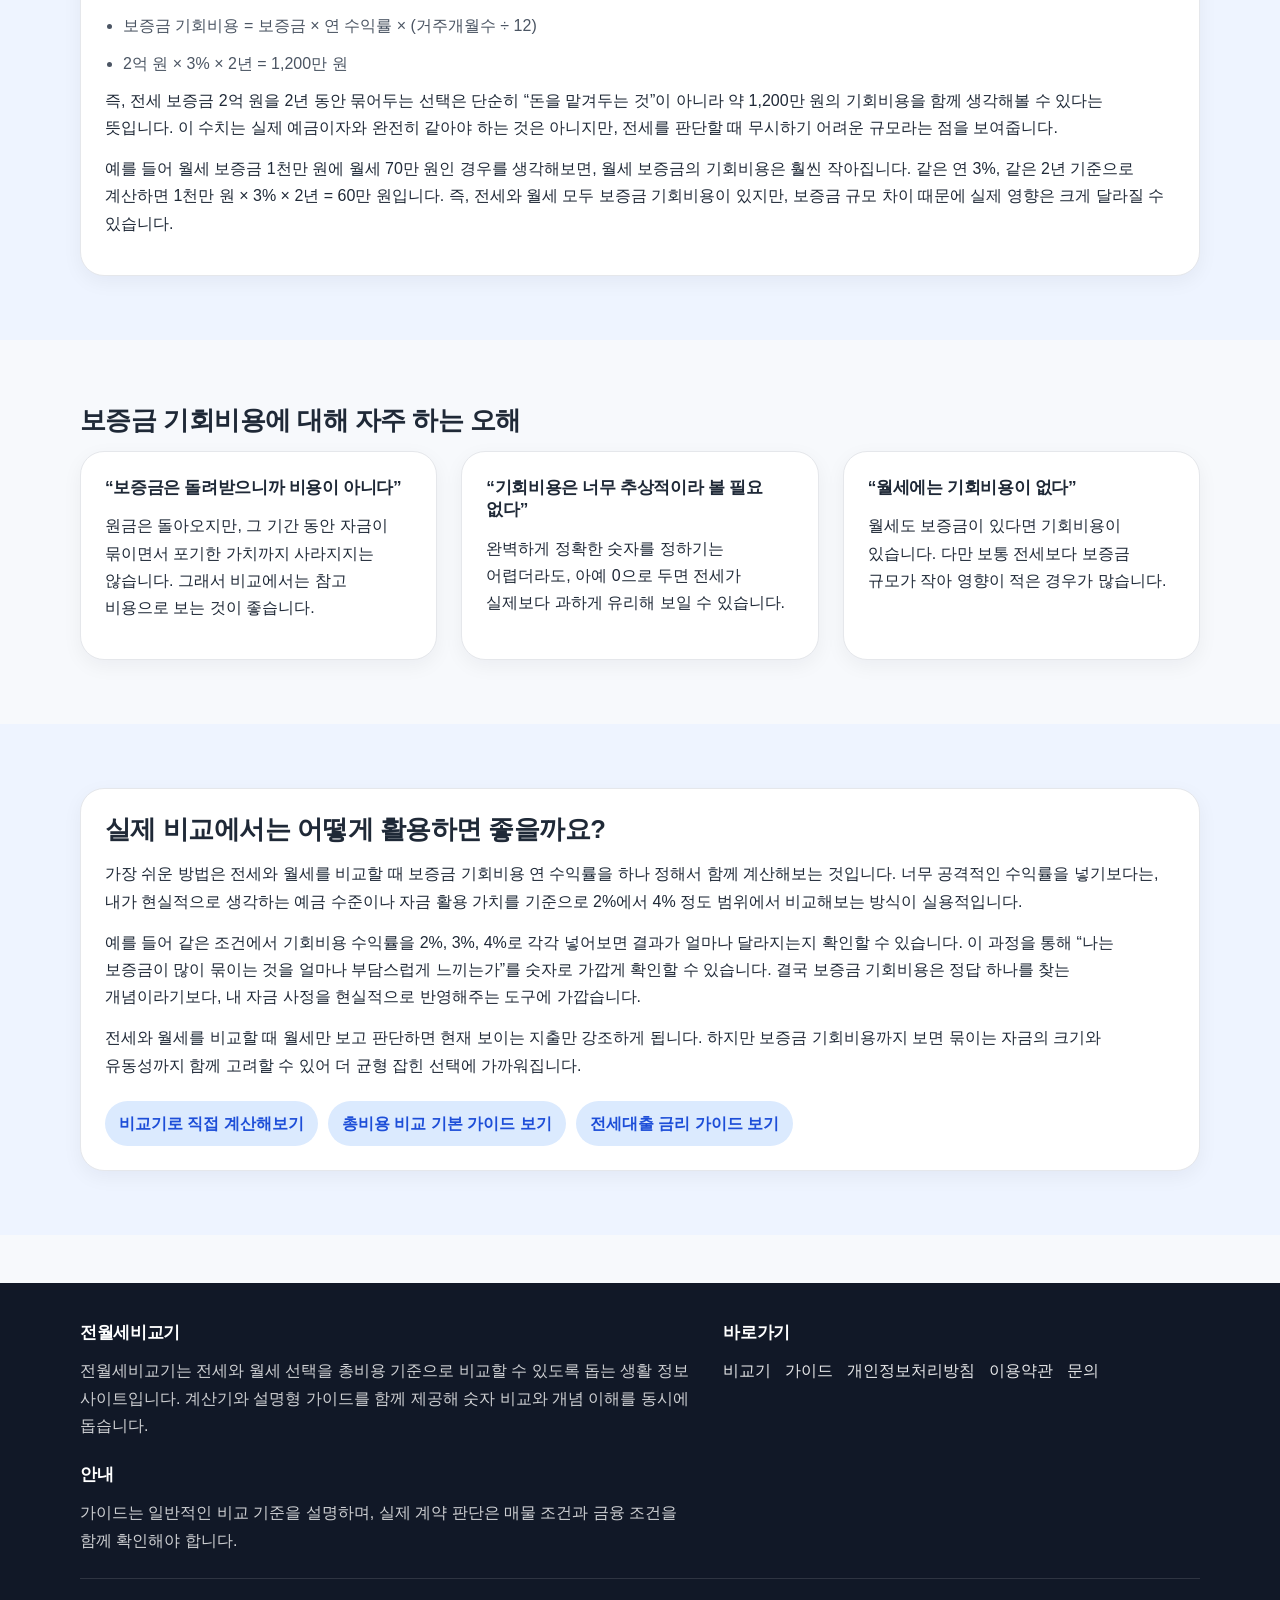
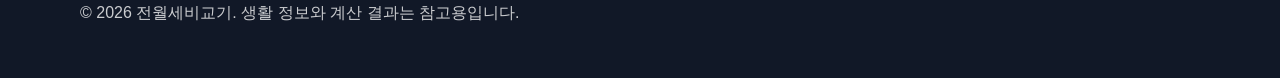
<file: guides/deposit-opportunity-cost.html>
<!doctype html>
<html lang="ko">
<head>
  <meta charset="UTF-8">
  <meta name="viewport" content="width=device-width, initial-scale=1.0">
  <title>보증금 기회비용이 중요한 이유 | 전월세비교기</title>
  <meta name="description" content="전세와 월세를 비교할 때 왜 보증금 기회비용을 함께 봐야 하는지 쉽게 설명합니다. 실제 숫자 예시와 함께 숨은 비용의 개념을 이해할 수 있습니다.">
  <meta name="robots" content="index, follow">
  <meta name="google-adsense-account" content="ca-pub-1526973327653342">
  <link rel="canonical" href="https://rent-4nm.pages.dev/guides/deposit-opportunity-cost.html">
  <meta property="og:title" content="보증금 기회비용이 중요한 이유 | 전월세비교기">
  <meta property="og:description" content="보증금은 단순히 맡겨두는 돈이 아닙니다. 전세와 월세 비교에서 기회비용이 왜 중요한지 실제 예시와 함께 설명합니다.">
  <meta property="og:type" content="article">
  <meta property="og:url" content="https://rent-4nm.pages.dev/guides/deposit-opportunity-cost.html">
  <meta property="og:locale" content="ko_KR">
  <meta property="og:site_name" content="전월세비교기">
  <link rel="stylesheet" href="/assets/css/styles.css">
  <script type="application/ld+json">
  {
    "@context": "https://schema.org",
    "@type": "Article",
    "headline": "보증금 기회비용이 중요한 이유",
    "description": "전세와 월세 비교에서 보증금 기회비용이 왜 중요한지 설명하는 가이드",
    "author": {
      "@type": "Organization",
      "name": "전월세비교기"
    },
    "publisher": {
      "@type": "Organization",
      "name": "전월세비교기"
    },
    "mainEntityOfPage": {
      "@type": "WebPage",
      "@id": "https://rent-4nm.pages.dev/guides/deposit-opportunity-cost.html"
    },
    "inLanguage": "ko-KR"
  }
  </script>
  <script async src="https://pagead2.googlesyndication.com/pagead/js/adsbygoogle.js?client=ca-pub-1526973327653342"
     crossorigin="anonymous"></script>
</head>
<body>
  <a class="skip-link" href="#main">본문 바로가기</a>
  <header class="site-header">
    <div class="container header-inner">
      <a class="brand" href="/index.html">
        <span class="brand-badge">주거</span>
        <span>전월세비교기</span>
      </a>
      <button class="nav-toggle" type="button" aria-label="메뉴 열기" aria-expanded="false" data-nav-toggle>☰</button>
      <nav class="site-nav" aria-label="주요 메뉴" data-nav>
        <ul>
          <li><a href="/index.html">홈</a></li>
          <li><a href="/compare/index.html">비교기</a></li>
          <li><a class="active" href="/guides/">가이드</a></li>
          <li><a href="/privacy/">개인정보처리방침</a></li>
          <li><a href="/terms/">이용약관</a></li>
          <li><a href="/contact/">문의</a></li>
        </ul>
      </nav>
    </div>
  </header>

  <main id="main">
    <section class="section">
      <article class="container article">
        <div class="breadcrumb"><a href="/index.html">홈</a> <span>/</span> <a href="/guides/">가이드</a> <span>/</span> <span>보증금 기회비용</span></div>
        <p class="eyebrow">숨은 비용 이해하기</p>
        <h1>보증금 기회비용이 중요한 이유</h1>

        <p class="page-lead">
          전세와 월세를 비교할 때 많은 사람들이 월세 금액이나 대출이자만 먼저 봅니다.
          하지만 실제로는 보증금이 묶이면서 생기는 기회비용도 함께 봐야 더 현실적인 판단이 가능합니다.
          보증금은 계약이 끝나면 다시 돌려받는 돈이기 때문에 “비용이 아니다”라고 느끼기 쉽지만,
          그 돈을 다른 곳에 활용하지 못하는 동안 발생하는 가치 차이는 분명히 존재합니다.
          바로 이 부분이 보증금 기회비용입니다.
        </p>

        <p>
          쉽게 말하면 보증금 기회비용은
          “그 돈을 예금, 투자, 비상자금, 다른 생활 계획에 쓸 수 있었는데 집에 묶어두면서 포기한 가치”입니다.
          실제로는 사람마다 기준이 다를 수 있습니다.
          누군가는 정기예금 이자를 기준으로 볼 수 있고,
          누군가는 더 높은 기대수익이나 자금 유동성의 가치를 반영할 수도 있습니다.
          중요한 것은 완전히 정확한 숫자 하나를 찾는 것보다,
          보증금이 공짜로 머무는 돈은 아니라는 사실을 비교에 반영하는 것입니다.
        </p>
      </article>
    </section>

    <section class="section alt-bg">
      <div class="container">
        <div class="card">
          <h2>보증금 기회비용이란 무엇인가요?</h2>

          <p>
            기회비용은 어떤 선택을 하면서 포기하게 되는 다른 선택의 가치를 뜻합니다.
            전세 보증금 2억 원을 집에 넣었다면,
            그 돈은 그동안 예금에 넣어 이자를 받거나, 비상금으로 보유하거나,
            다른 재무 계획에 활용할 수 없게 됩니다.
            물론 보증금 원금 자체는 나중에 돌려받지만,
            그 돈이 묶이는 동안 포기한 기회는 그대로 사라집니다.
          </p>

          <p>
            그래서 전세와 월세를 비교할 때 보증금을 단순히 “나중에 돌려받는 돈”으로만 보면
            전세가 실제보다 더 유리해 보일 수 있습니다.
            특히 보증금 규모가 크고 거주기간이 길수록 기회비용의 영향도 함께 커집니다.
            반대로 월세는 월 지출이 보이기 때문에 부담이 크게 느껴지지만,
            보증금이 적으면 자금을 더 유연하게 운용할 수 있다는 장점이 있습니다.
          </p>
        </div>
      </div>
    </section>

    <section class="section">
      <div class="container">
        <h2>왜 전월세 비교에서 특히 중요할까요?</h2>

        <div class="card-grid">
          <div class="card">
            <h3>전세가 실제보다 더 싸 보이는 착시를 줄여줍니다</h3>
            <p>
              전세는 월세가 없다는 이유만으로 유리해 보일 수 있습니다.
              하지만 큰 보증금이 오랫동안 묶이면 그 자체로 숨은 비용이 생깁니다.
            </p>
          </div>

          <div class="card">
            <h3>자금 여유의 가치를 반영할 수 있습니다</h3>
            <p>
              월세는 보증금이 적은 경우가 많아 현금을 다른 용도로 활용할 수 있습니다.
              이 유동성은 실제 생활에서 매우 중요한 장점이 될 수 있습니다.
            </p>
          </div>

          <div class="card">
            <h3>거주기간이 길수록 차이가 커집니다</h3>
            <p>
              같은 보증금이라도 1년 묶이는 것과 4년 묶이는 것은 다릅니다.
              시간이 길수록 기회비용의 누적 차이도 커집니다.
            </p>
          </div>
        </div>
      </div>
    </section>

    <section class="section alt-bg">
      <div class="container">
        <div class="card">
          <h2>실제 숫자 예시로 보면 더 쉽게 이해할 수 있습니다</h2>

          <p>
            예를 들어 전세 보증금이 2억 원이고,
            이 돈의 기회비용을 연 3%로 가정해보겠습니다.
            거주기간이 2년이라면 계산은 다음처럼 볼 수 있습니다.
          </p>

          <ul class="formula-list">
            <li>보증금 기회비용 = 보증금 × 연 수익률 × (거주개월수 ÷ 12)</li>
            <li>2억 원 × 3% × 2년 = 1,200만 원</li>
          </ul>

          <p>
            즉, 전세 보증금 2억 원을 2년 동안 묶어두는 선택은
            단순히 “돈을 맡겨두는 것”이 아니라
            약 1,200만 원의 기회비용을 함께 생각해볼 수 있다는 뜻입니다.
            이 수치는 실제 예금이자와 완전히 같아야 하는 것은 아니지만,
            전세를 판단할 때 무시하기 어려운 규모라는 점을 보여줍니다.
          </p>

          <p>
            예를 들어 월세 보증금 1천만 원에 월세 70만 원인 경우를 생각해보면,
            월세 보증금의 기회비용은 훨씬 작아집니다.
            같은 연 3%, 같은 2년 기준으로 계산하면
            1천만 원 × 3% × 2년 = 60만 원입니다.
            즉, 전세와 월세 모두 보증금 기회비용이 있지만,
            보증금 규모 차이 때문에 실제 영향은 크게 달라질 수 있습니다.
          </p>
        </div>
      </div>
    </section>

    <section class="section">
      <div class="container">
        <h2>보증금 기회비용에 대해 자주 하는 오해</h2>

        <div class="card-grid">
          <div class="card">
            <h3>“보증금은 돌려받으니까 비용이 아니다”</h3>
            <p>
              원금은 돌아오지만, 그 기간 동안 자금이 묶이면서 포기한 가치까지 사라지지는 않습니다.
              그래서 비교에서는 참고 비용으로 보는 것이 좋습니다.
            </p>
          </div>

          <div class="card">
            <h3>“기회비용은 너무 추상적이라 볼 필요 없다”</h3>
            <p>
              완벽하게 정확한 숫자를 정하기는 어렵더라도,
              아예 0으로 두면 전세가 실제보다 과하게 유리해 보일 수 있습니다.
            </p>
          </div>

          <div class="card">
            <h3>“월세에는 기회비용이 없다”</h3>
            <p>
              월세도 보증금이 있다면 기회비용이 있습니다.
              다만 보통 전세보다 보증금 규모가 작아 영향이 적은 경우가 많습니다.
            </p>
          </div>
        </div>
      </div>
    </section>

    <section class="section alt-bg">
      <div class="container">
        <div class="card">
          <h2>실제 비교에서는 어떻게 활용하면 좋을까요?</h2>

          <p>
            가장 쉬운 방법은 전세와 월세를 비교할 때
            보증금 기회비용 연 수익률을 하나 정해서 함께 계산해보는 것입니다.
            너무 공격적인 수익률을 넣기보다는,
            내가 현실적으로 생각하는 예금 수준이나 자금 활용 가치를 기준으로
            2%에서 4% 정도 범위에서 비교해보는 방식이 실용적입니다.
          </p>

          <p>
            예를 들어 같은 조건에서 기회비용 수익률을 2%, 3%, 4%로 각각 넣어보면
            결과가 얼마나 달라지는지 확인할 수 있습니다.
            이 과정을 통해 “나는 보증금이 많이 묶이는 것을 얼마나 부담스럽게 느끼는가”를
            숫자로 가깝게 확인할 수 있습니다.
            결국 보증금 기회비용은 정답 하나를 찾는 개념이라기보다,
            내 자금 사정을 현실적으로 반영해주는 도구에 가깝습니다.
          </p>

          <p>
            전세와 월세를 비교할 때 월세만 보고 판단하면
            현재 보이는 지출만 강조하게 됩니다.
            하지만 보증금 기회비용까지 보면
            묶이는 자금의 크기와 유동성까지 함께 고려할 수 있어
            더 균형 잡힌 선택에 가까워집니다.
          </p>

          <div class="related-links">
            <a href="/compare/index.html">비교기로 직접 계산해보기</a>
            <a href="/guides/jeonse-vs-wolse-basics.html">총비용 비교 기본 가이드 보기</a>
            <a href="/guides/">전세대출 금리 가이드 보기</a>
          </div>
        </div>
      </div>
    </section>
  </main>

  <footer class="footer">
    <div class="container">
      <div class="footer-grid">
        <section>
          <h3>전월세비교기</h3>
          <p>
            전월세비교기는 전세와 월세 선택을 총비용 기준으로 비교할 수 있도록 돕는 생활 정보 사이트입니다.
            계산기와 설명형 가이드를 함께 제공해 숫자 비교와 개념 이해를 동시에 돕습니다.
          </p>
        </section>
        <section>
          <h3>바로가기</h3>
          <ul class="footer-links">
            <li><a href="/compare/index.html">비교기</a></li>
            <li><a href="/guides/">가이드</a></li>
            <li><a href="/privacy/">개인정보처리방침</a></li>
            <li><a href="/terms/">이용약관</a></li>
            <li><a href="/contact/">문의</a></li>
          </ul>
        </section>
        <section>
          <h3>안내</h3>
          <p>가이드는 일반적인 비교 기준을 설명하며, 실제 계약 판단은 매물 조건과 금융 조건을 함께 확인해야 합니다.</p>
        </section>
      </div>
      <div class="footer-bottom">
        <p>© <span data-current-year></span> 전월세비교기. 생활 정보와 계산 결과는 참고용입니다.</p>
      </div>
    </div>
  </footer>

  <script defer src="/assets/js/site.js"></script>
</body>
</html>
</file>
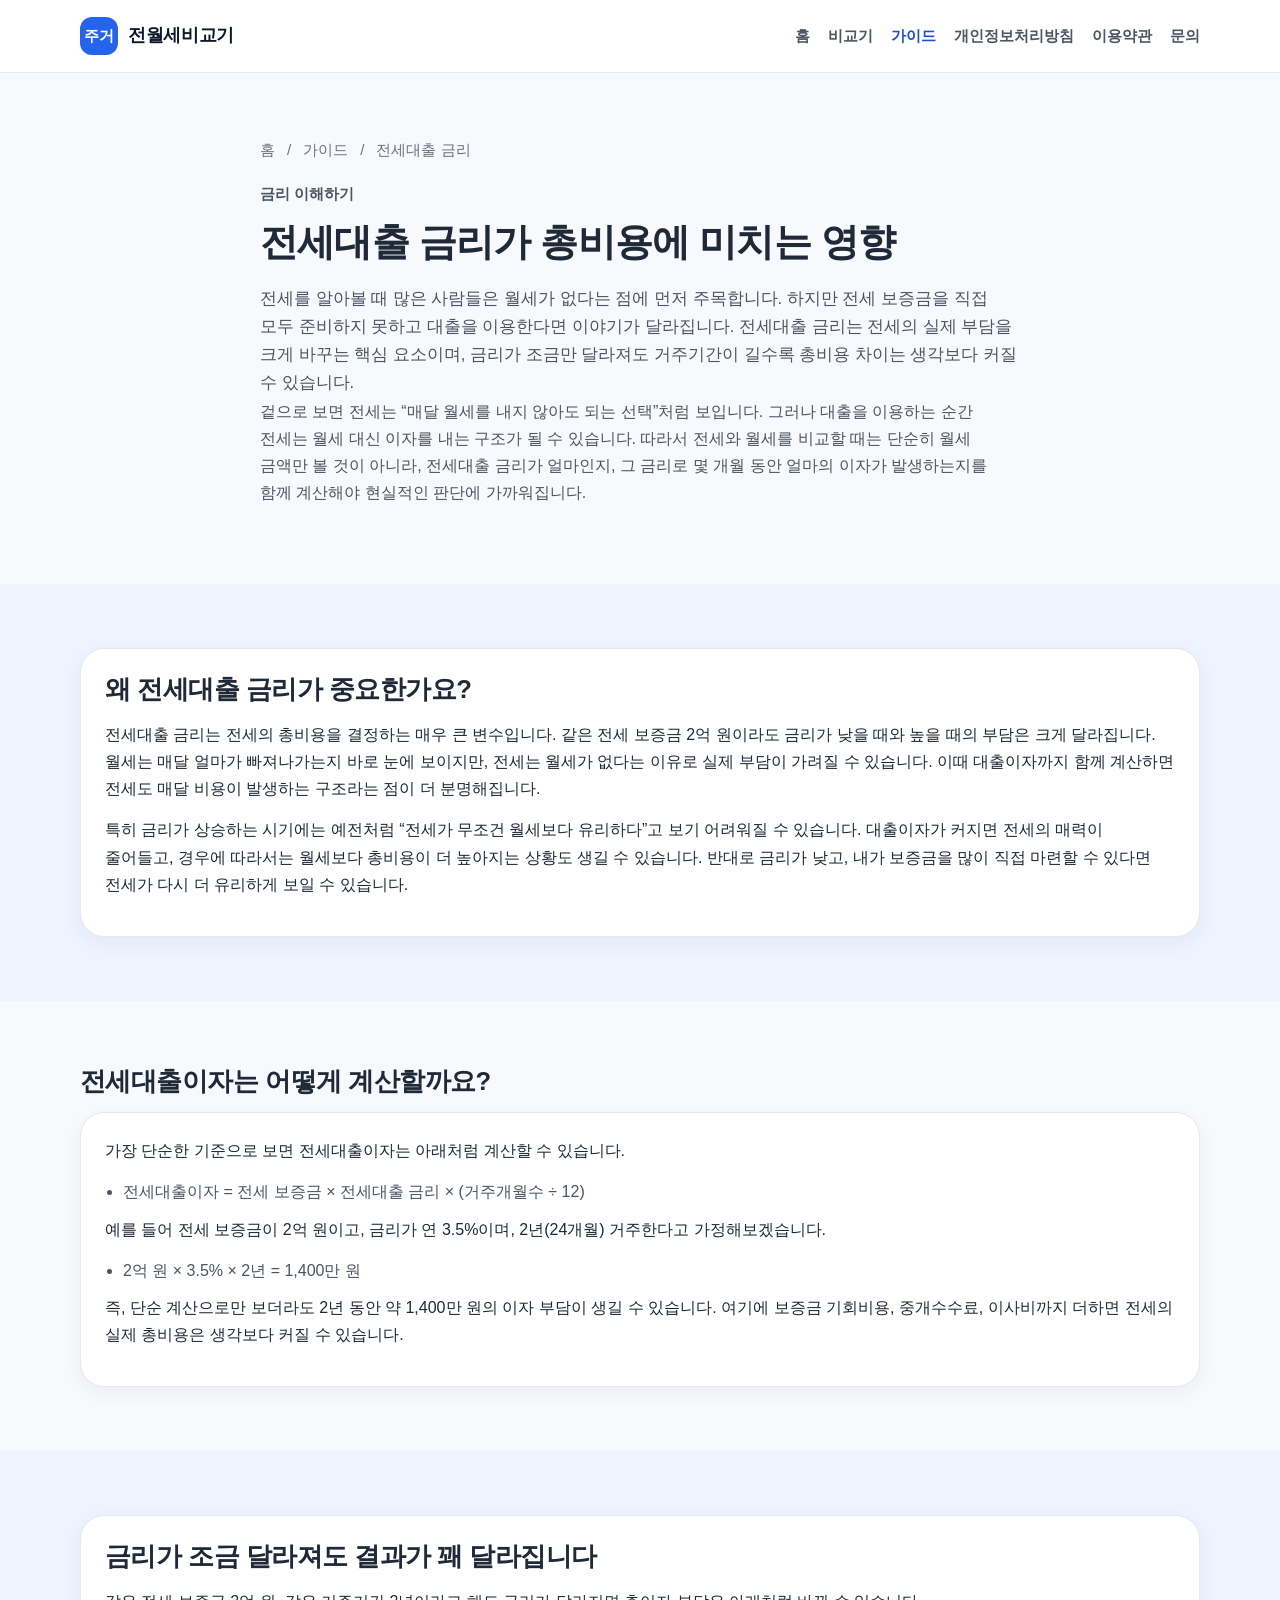
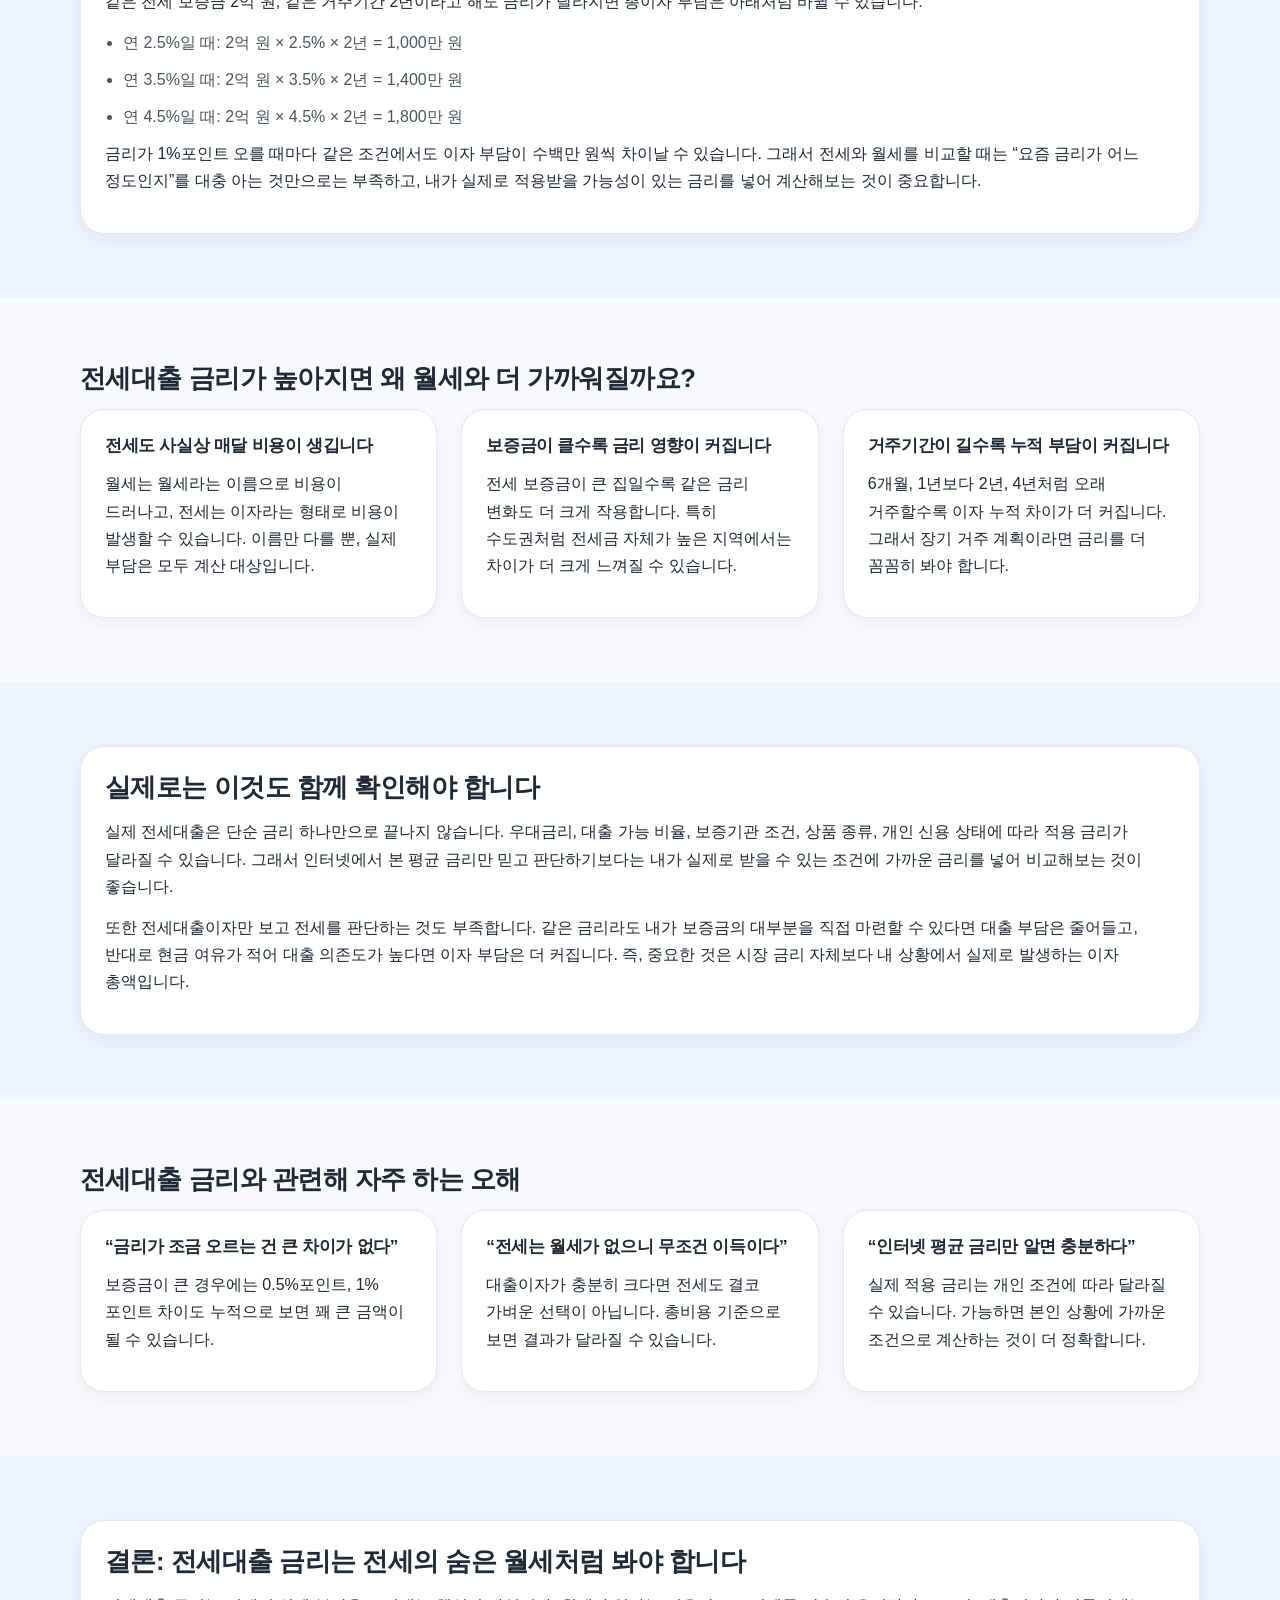
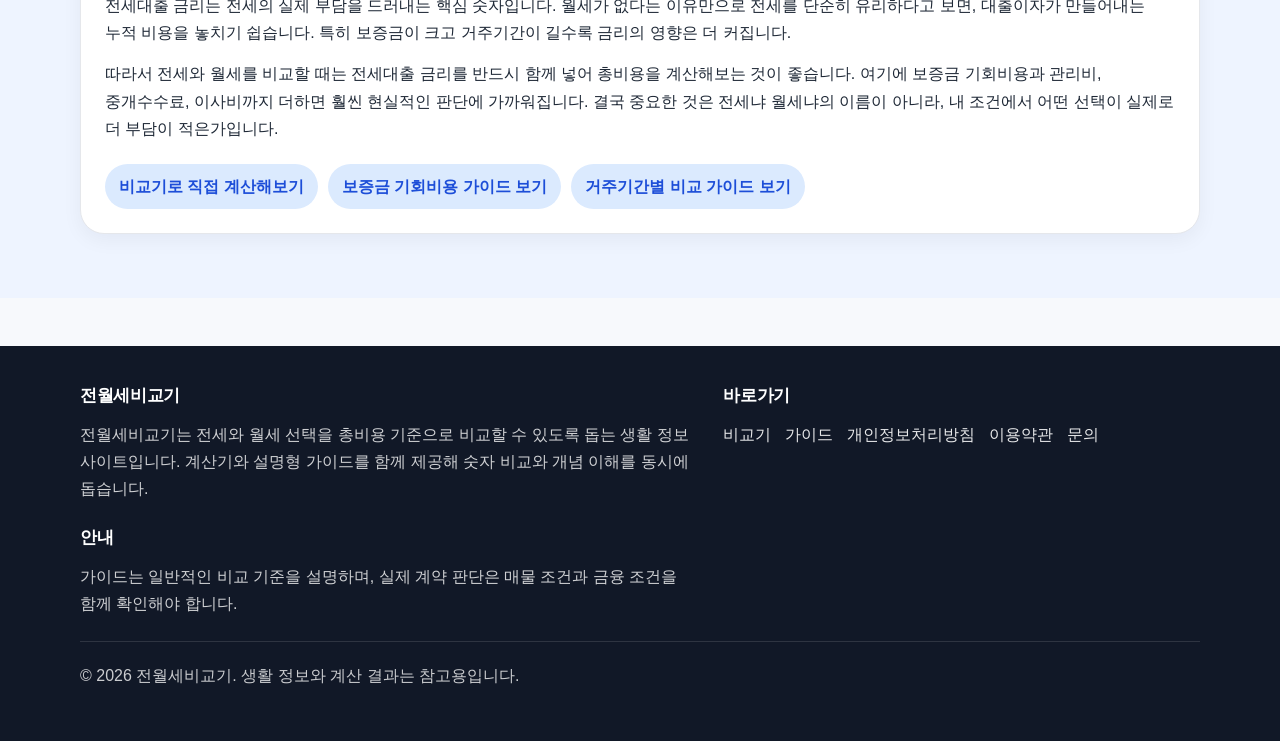
<file: guides/jeonse-loan-interest-guide.html>
<!doctype html>
<html lang="ko">
<head>
  <meta charset="UTF-8">
  <meta name="viewport" content="width=device-width, initial-scale=1.0">
  <title>전세대출 금리가 총비용에 미치는 영향 | 전월세비교기</title>
  <meta name="description" content="전세대출 금리가 오르거나 내릴 때 전세 총비용이 어떻게 달라지는지 쉽게 설명합니다. 전세와 월세 비교에서 금리를 왜 꼭 확인해야 하는지 정리했습니다.">
  <meta name="robots" content="index, follow">
  <meta name="google-adsense-account" content="ca-pub-1526973327653342">
  <link rel="canonical" href="https://rent-4nm.pages.dev/guides/jeonse-loan-interest-guide.html">
  <meta property="og:title" content="전세대출 금리가 총비용에 미치는 영향 | 전월세비교기">
  <meta property="og:description" content="전세대출 금리가 높아질수록 전세의 실제 부담은 어떻게 달라질까요? 전세와 월세 비교에서 금리가 왜 중요한지 쉽게 설명합니다.">
  <meta property="og:type" content="article">
  <meta property="og:url" content="https://rent-4nm.pages.dev/guides/jeonse-loan-interest-guide.html">
  <meta property="og:locale" content="ko_KR">
  <meta property="og:site_name" content="전월세비교기">
  <link rel="stylesheet" href="/assets/css/styles.css">
  <script type="application/ld+json">
  {
    "@context": "https://schema.org",
    "@type": "Article",
    "headline": "전세대출 금리가 총비용에 미치는 영향",
    "description": "전세대출 금리가 전세 총비용에 어떤 영향을 주는지 설명하는 가이드",
    "author": {
      "@type": "Organization",
      "name": "전월세비교기"
    },
    "publisher": {
      "@type": "Organization",
      "name": "전월세비교기"
    },
    "mainEntityOfPage": {
      "@type": "WebPage",
      "@id": "https://rent-4nm.pages.dev/guides/jeonse-loan-interest-guide.html"
    },
    "inLanguage": "ko-KR"
  }
  </script>
  <script async src="https://pagead2.googlesyndication.com/pagead/js/adsbygoogle.js?client=ca-pub-1526973327653342"
     crossorigin="anonymous"></script>
</head>
<body>
  <a class="skip-link" href="#main">본문 바로가기</a>
  <header class="site-header">
    <div class="container header-inner">
      <a class="brand" href="/index.html">
        <span class="brand-badge">주거</span>
        <span>전월세비교기</span>
      </a>
      <button class="nav-toggle" type="button" aria-label="메뉴 열기" aria-expanded="false" data-nav-toggle>☰</button>
      <nav class="site-nav" aria-label="주요 메뉴" data-nav>
        <ul>
          <li><a href="/index.html">홈</a></li>
          <li><a href="/compare/index.html">비교기</a></li>
          <li><a class="active" href="/guides/">가이드</a></li>
          <li><a href="/privacy/">개인정보처리방침</a></li>
          <li><a href="/terms/">이용약관</a></li>
          <li><a href="/contact/">문의</a></li>
        </ul>
      </nav>
    </div>
  </header>

  <main id="main">
    <section class="section">
      <article class="container article">
        <div class="breadcrumb"><a href="/index.html">홈</a> <span>/</span> <a href="/guides/">가이드</a> <span>/</span> <span>전세대출 금리</span></div>
        <p class="eyebrow">금리 이해하기</p>
        <h1>전세대출 금리가 총비용에 미치는 영향</h1>

        <p class="page-lead">
          전세를 알아볼 때 많은 사람들은 월세가 없다는 점에 먼저 주목합니다.
          하지만 전세 보증금을 직접 모두 준비하지 못하고 대출을 이용한다면 이야기가 달라집니다.
          전세대출 금리는 전세의 실제 부담을 크게 바꾸는 핵심 요소이며,
          금리가 조금만 달라져도 거주기간이 길수록 총비용 차이는 생각보다 커질 수 있습니다.
        </p>

        <p>
          겉으로 보면 전세는 “매달 월세를 내지 않아도 되는 선택”처럼 보입니다.
          그러나 대출을 이용하는 순간 전세는 월세 대신 이자를 내는 구조가 될 수 있습니다.
          따라서 전세와 월세를 비교할 때는 단순히 월세 금액만 볼 것이 아니라,
          전세대출 금리가 얼마인지, 그 금리로 몇 개월 동안 얼마의 이자가 발생하는지를 함께 계산해야
          현실적인 판단에 가까워집니다.
        </p>
      </article>
    </section>

    <section class="section alt-bg">
      <div class="container">
        <div class="card">
          <h2>왜 전세대출 금리가 중요한가요?</h2>

          <p>
            전세대출 금리는 전세의 총비용을 결정하는 매우 큰 변수입니다.
            같은 전세 보증금 2억 원이라도 금리가 낮을 때와 높을 때의 부담은 크게 달라집니다.
            월세는 매달 얼마가 빠져나가는지 바로 눈에 보이지만,
            전세는 월세가 없다는 이유로 실제 부담이 가려질 수 있습니다.
            이때 대출이자까지 함께 계산하면 전세도 매달 비용이 발생하는 구조라는 점이 더 분명해집니다.
          </p>

          <p>
            특히 금리가 상승하는 시기에는
            예전처럼 “전세가 무조건 월세보다 유리하다”고 보기 어려워질 수 있습니다.
            대출이자가 커지면 전세의 매력이 줄어들고,
            경우에 따라서는 월세보다 총비용이 더 높아지는 상황도 생길 수 있습니다.
            반대로 금리가 낮고, 내가 보증금을 많이 직접 마련할 수 있다면
            전세가 다시 더 유리하게 보일 수 있습니다.
          </p>
        </div>
      </div>
    </section>

    <section class="section">
      <div class="container">
        <h2>전세대출이자는 어떻게 계산할까요?</h2>

        <div class="card">
          <p>
            가장 단순한 기준으로 보면 전세대출이자는 아래처럼 계산할 수 있습니다.
          </p>

          <ul class="formula-list">
            <li>전세대출이자 = 전세 보증금 × 전세대출 금리 × (거주개월수 ÷ 12)</li>
          </ul>

          <p>
            예를 들어 전세 보증금이 2억 원이고,
            금리가 연 3.5%이며, 2년(24개월) 거주한다고 가정해보겠습니다.
          </p>

          <ul class="formula-list">
            <li>2억 원 × 3.5% × 2년 = 1,400만 원</li>
          </ul>

          <p>
            즉, 단순 계산으로만 보더라도
            2년 동안 약 1,400만 원의 이자 부담이 생길 수 있습니다.
            여기에 보증금 기회비용, 중개수수료, 이사비까지 더하면
            전세의 실제 총비용은 생각보다 커질 수 있습니다.
          </p>
        </div>
      </div>
    </section>

    <section class="section alt-bg">
      <div class="container">
        <div class="card">
          <h2>금리가 조금 달라져도 결과가 꽤 달라집니다</h2>

          <p>
            같은 전세 보증금 2억 원, 같은 거주기간 2년이라고 해도
            금리가 달라지면 총이자 부담은 아래처럼 바뀔 수 있습니다.
          </p>

          <ul class="formula-list">
            <li>연 2.5%일 때: 2억 원 × 2.5% × 2년 = 1,000만 원</li>
            <li>연 3.5%일 때: 2억 원 × 3.5% × 2년 = 1,400만 원</li>
            <li>연 4.5%일 때: 2억 원 × 4.5% × 2년 = 1,800만 원</li>
          </ul>

          <p>
            금리가 1%포인트 오를 때마다 같은 조건에서도 이자 부담이 수백만 원씩 차이날 수 있습니다.
            그래서 전세와 월세를 비교할 때는 “요즘 금리가 어느 정도인지”를 대충 아는 것만으로는 부족하고,
            내가 실제로 적용받을 가능성이 있는 금리를 넣어 계산해보는 것이 중요합니다.
          </p>
        </div>
      </div>
    </section>

    <section class="section">
      <div class="container">
        <h2>전세대출 금리가 높아지면 왜 월세와 더 가까워질까요?</h2>

        <div class="card-grid">
          <div class="card">
            <h3>전세도 사실상 매달 비용이 생깁니다</h3>
            <p>
              월세는 월세라는 이름으로 비용이 드러나고,
              전세는 이자라는 형태로 비용이 발생할 수 있습니다.
              이름만 다를 뿐, 실제 부담은 모두 계산 대상입니다.
            </p>
          </div>

          <div class="card">
            <h3>보증금이 클수록 금리 영향이 커집니다</h3>
            <p>
              전세 보증금이 큰 집일수록 같은 금리 변화도 더 크게 작용합니다.
              특히 수도권처럼 전세금 자체가 높은 지역에서는 차이가 더 크게 느껴질 수 있습니다.
            </p>
          </div>

          <div class="card">
            <h3>거주기간이 길수록 누적 부담이 커집니다</h3>
            <p>
              6개월, 1년보다 2년, 4년처럼 오래 거주할수록 이자 누적 차이가 더 커집니다.
              그래서 장기 거주 계획이라면 금리를 더 꼼꼼히 봐야 합니다.
            </p>
          </div>
        </div>
      </div>
    </section>

    <section class="section alt-bg">
      <div class="container">
        <div class="card">
          <h2>실제로는 이것도 함께 확인해야 합니다</h2>

          <p>
            실제 전세대출은 단순 금리 하나만으로 끝나지 않습니다.
            우대금리, 대출 가능 비율, 보증기관 조건, 상품 종류, 개인 신용 상태에 따라
            적용 금리가 달라질 수 있습니다.
            그래서 인터넷에서 본 평균 금리만 믿고 판단하기보다는
            내가 실제로 받을 수 있는 조건에 가까운 금리를 넣어 비교해보는 것이 좋습니다.
          </p>

          <p>
            또한 전세대출이자만 보고 전세를 판단하는 것도 부족합니다.
            같은 금리라도 내가 보증금의 대부분을 직접 마련할 수 있다면 대출 부담은 줄어들고,
            반대로 현금 여유가 적어 대출 의존도가 높다면 이자 부담은 더 커집니다.
            즉, 중요한 것은 시장 금리 자체보다
            내 상황에서 실제로 발생하는 이자 총액입니다.
          </p>
        </div>
      </div>
    </section>

    <section class="section">
      <div class="container">
        <h2>전세대출 금리와 관련해 자주 하는 오해</h2>

        <div class="card-grid">
          <div class="card">
            <h3>“금리가 조금 오르는 건 큰 차이가 없다”</h3>
            <p>
              보증금이 큰 경우에는 0.5%포인트, 1%포인트 차이도 누적으로 보면 꽤 큰 금액이 될 수 있습니다.
            </p>
          </div>

          <div class="card">
            <h3>“전세는 월세가 없으니 무조건 이득이다”</h3>
            <p>
              대출이자가 충분히 크다면 전세도 결코 가벼운 선택이 아닙니다.
              총비용 기준으로 보면 결과가 달라질 수 있습니다.
            </p>
          </div>

          <div class="card">
            <h3>“인터넷 평균 금리만 알면 충분하다”</h3>
            <p>
              실제 적용 금리는 개인 조건에 따라 달라질 수 있습니다.
              가능하면 본인 상황에 가까운 조건으로 계산하는 것이 더 정확합니다.
            </p>
          </div>
        </div>
      </div>
    </section>

    <section class="section alt-bg">
      <div class="container">
        <div class="card">
          <h2>결론: 전세대출 금리는 전세의 숨은 월세처럼 봐야 합니다</h2>

          <p>
            전세대출 금리는 전세의 실제 부담을 드러내는 핵심 숫자입니다.
            월세가 없다는 이유만으로 전세를 단순히 유리하다고 보면,
            대출이자가 만들어내는 누적 비용을 놓치기 쉽습니다.
            특히 보증금이 크고 거주기간이 길수록 금리의 영향은 더 커집니다.
          </p>

          <p>
            따라서 전세와 월세를 비교할 때는
            전세대출 금리를 반드시 함께 넣어 총비용을 계산해보는 것이 좋습니다.
            여기에 보증금 기회비용과 관리비, 중개수수료, 이사비까지 더하면
            훨씬 현실적인 판단에 가까워집니다.
            결국 중요한 것은 전세냐 월세냐의 이름이 아니라,
            내 조건에서 어떤 선택이 실제로 더 부담이 적은가입니다.
          </p>

          <div class="related-links">
            <a href="/compare/index.html">비교기로 직접 계산해보기</a>
            <a href="/guides/deposit-opportunity-cost.html">보증금 기회비용 가이드 보기</a>
            <a href="/guides/">거주기간별 비교 가이드 보기</a>
          </div>
        </div>
      </div>
    </section>
  </main>

  <footer class="footer">
    <div class="container">
      <div class="footer-grid">
        <section>
          <h3>전월세비교기</h3>
          <p>
            전월세비교기는 전세와 월세 선택을 총비용 기준으로 비교할 수 있도록 돕는 생활 정보 사이트입니다.
            계산기와 설명형 가이드를 함께 제공해 숫자 비교와 개념 이해를 동시에 돕습니다.
          </p>
        </section>
        <section>
          <h3>바로가기</h3>
          <ul class="footer-links">
            <li><a href="/compare/index.html">비교기</a></li>
            <li><a href="/guides/">가이드</a></li>
            <li><a href="/privacy/">개인정보처리방침</a></li>
            <li><a href="/terms/">이용약관</a></li>
            <li><a href="/contact/">문의</a></li>
          </ul>
        </section>
        <section>
          <h3>안내</h3>
          <p>가이드는 일반적인 비교 기준을 설명하며, 실제 계약 판단은 매물 조건과 금융 조건을 함께 확인해야 합니다.</p>
        </section>
      </div>
      <div class="footer-bottom">
        <p>© <span data-current-year></span> 전월세비교기. 생활 정보와 계산 결과는 참고용입니다.</p>
      </div>
    </div>
  </footer>

  <script defer src="/assets/js/site.js"></script>
</body>
</html>
</file>
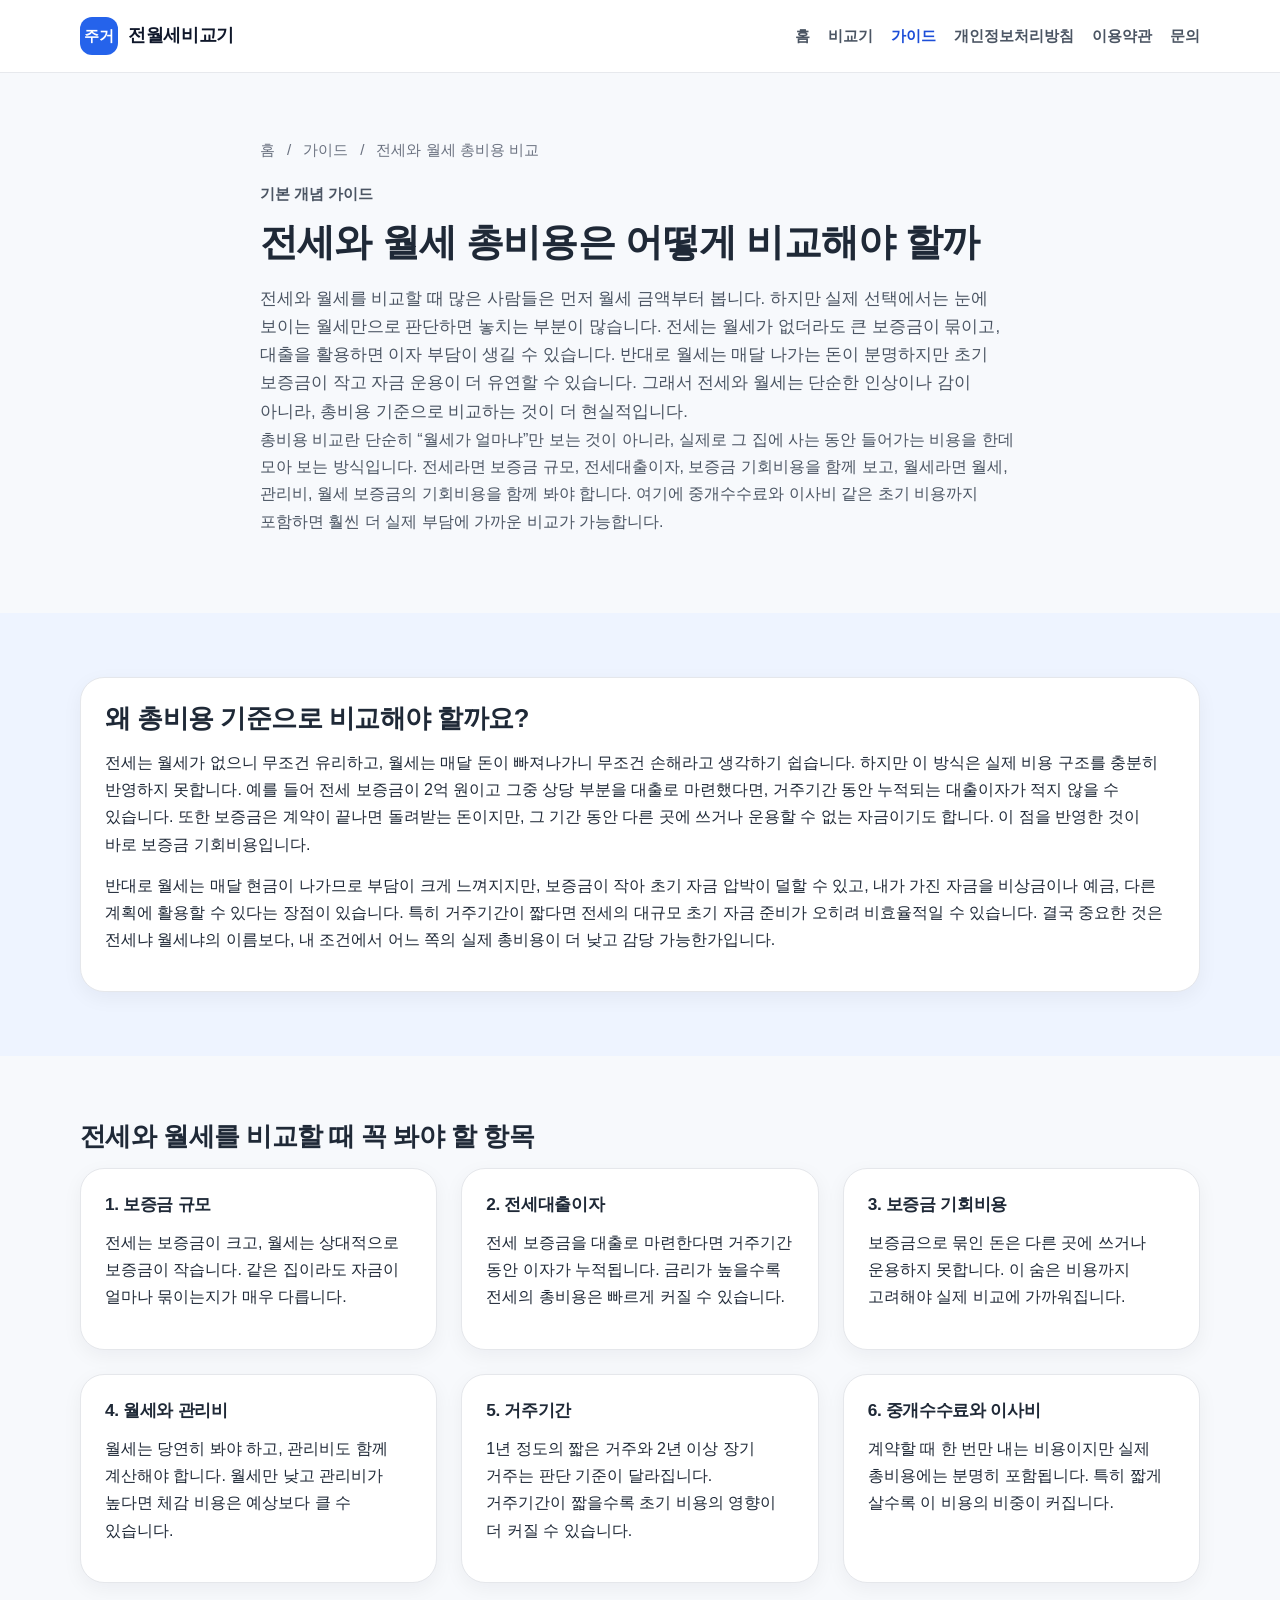
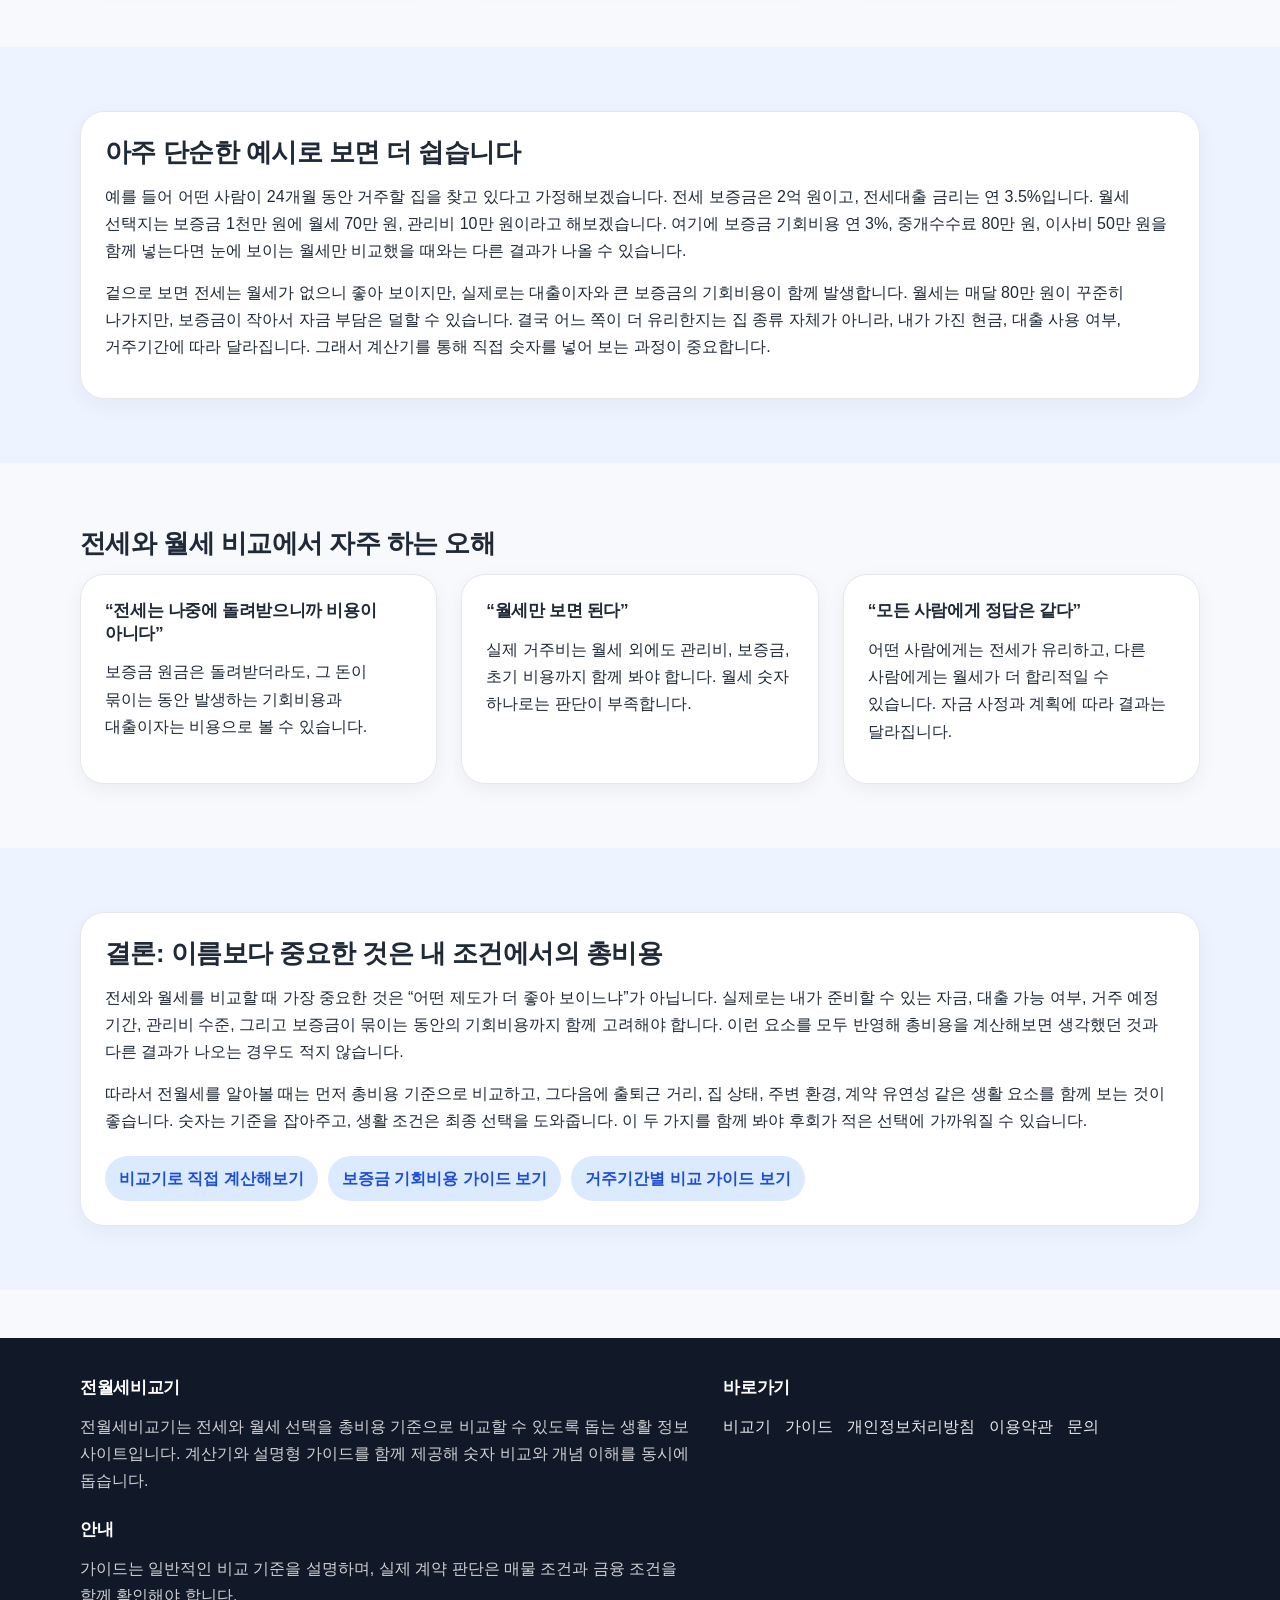
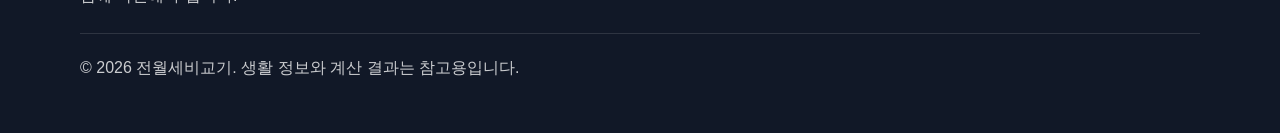
<file: guides/jeonse-vs-wolse-basics.html>
<!doctype html>
<html lang="ko">
<head>
  <meta charset="UTF-8">
  <meta name="viewport" content="width=device-width, initial-scale=1.0">
  <title>전세와 월세 총비용은 어떻게 비교해야 할까 | 전월세비교기</title>
  <meta name="description" content="전세와 월세를 비교할 때 왜 총비용 기준이 중요한지 쉽게 설명합니다. 보증금, 전세대출이자, 기회비용, 관리비, 거주기간까지 함께 보는 기본 원리를 정리했습니다.">
  <meta name="robots" content="index, follow">
  <meta name="google-adsense-account" content="ca-pub-1526973327653342">
  <link rel="canonical" href="https://rent-4nm.pages.dev/guides/jeonse-vs-wolse-basics.html">
  <meta property="og:title" content="전세와 월세 총비용은 어떻게 비교해야 할까 | 전월세비교기">
  <meta property="og:description" content="전세와 월세를 비교할 때 왜 총비용 기준이 중요한지 쉽게 설명합니다. 보증금, 대출이자, 기회비용, 관리비, 거주기간까지 함께 보는 기본 원리를 정리했습니다.">
  <meta property="og:type" content="article">
  <meta property="og:url" content="https://rent-4nm.pages.dev/guides/jeonse-vs-wolse-basics.html">
  <meta property="og:locale" content="ko_KR">
  <meta property="og:site_name" content="전월세비교기">
  <link rel="stylesheet" href="/assets/css/styles.css">
  <script type="application/ld+json">
  {
    "@context": "https://schema.org",
    "@type": "Article",
    "headline": "전세와 월세 총비용은 어떻게 비교해야 할까",
    "description": "전세와 월세를 총비용 기준으로 비교해야 하는 이유와 기본 원리를 설명하는 가이드",
    "author": {
      "@type": "Organization",
      "name": "전월세비교기"
    },
    "publisher": {
      "@type": "Organization",
      "name": "전월세비교기"
    },
    "mainEntityOfPage": {
      "@type": "WebPage",
      "@id": "https://rent-4nm.pages.dev/guides/jeonse-vs-wolse-basics.html"
    },
    "inLanguage": "ko-KR"
  }
  </script>
  <script async src="https://pagead2.googlesyndication.com/pagead/js/adsbygoogle.js?client=ca-pub-1526973327653342"
     crossorigin="anonymous"></script>
</head>
<body>
  <a class="skip-link" href="#main">본문 바로가기</a>
  <header class="site-header">
    <div class="container header-inner">
      <a class="brand" href="/index.html">
        <span class="brand-badge">주거</span>
        <span>전월세비교기</span>
      </a>
      <button class="nav-toggle" type="button" aria-label="메뉴 열기" aria-expanded="false" data-nav-toggle>☰</button>
      <nav class="site-nav" aria-label="주요 메뉴" data-nav>
        <ul>
          <li><a href="/index.html">홈</a></li>
          <li><a href="/compare/index.html">비교기</a></li>
          <li><a class="active" href="/guides/">가이드</a></li>
          <li><a href="/privacy/">개인정보처리방침</a></li>
          <li><a href="/terms/">이용약관</a></li>
          <li><a href="/contact/">문의</a></li>
        </ul>
      </nav>
    </div>
  </header>

  <main id="main">
    <section class="section">
      <article class="container article">
        <div class="breadcrumb"><a href="/index.html">홈</a> <span>/</span> <a href="/guides/">가이드</a> <span>/</span> <span>전세와 월세 총비용 비교</span></div>
        <p class="eyebrow">기본 개념 가이드</p>
        <h1>전세와 월세 총비용은 어떻게 비교해야 할까</h1>

        <p class="page-lead">
          전세와 월세를 비교할 때 많은 사람들은 먼저 월세 금액부터 봅니다.
          하지만 실제 선택에서는 눈에 보이는 월세만으로 판단하면 놓치는 부분이 많습니다.
          전세는 월세가 없더라도 큰 보증금이 묶이고, 대출을 활용하면 이자 부담이 생길 수 있습니다.
          반대로 월세는 매달 나가는 돈이 분명하지만 초기 보증금이 작고 자금 운용이 더 유연할 수 있습니다.
          그래서 전세와 월세는 단순한 인상이나 감이 아니라, 총비용 기준으로 비교하는 것이 더 현실적입니다.
        </p>

        <p>
          총비용 비교란 단순히 “월세가 얼마냐”만 보는 것이 아니라,
          실제로 그 집에 사는 동안 들어가는 비용을 한데 모아 보는 방식입니다.
          전세라면 보증금 규모, 전세대출이자, 보증금 기회비용을 함께 보고,
          월세라면 월세, 관리비, 월세 보증금의 기회비용을 함께 봐야 합니다.
          여기에 중개수수료와 이사비 같은 초기 비용까지 포함하면
          훨씬 더 실제 부담에 가까운 비교가 가능합니다.
        </p>
      </article>
    </section>

    <section class="section alt-bg">
      <div class="container">
        <div class="card">
          <h2>왜 총비용 기준으로 비교해야 할까요?</h2>

          <p>
            전세는 월세가 없으니 무조건 유리하고,
            월세는 매달 돈이 빠져나가니 무조건 손해라고 생각하기 쉽습니다.
            하지만 이 방식은 실제 비용 구조를 충분히 반영하지 못합니다.
            예를 들어 전세 보증금이 2억 원이고 그중 상당 부분을 대출로 마련했다면,
            거주기간 동안 누적되는 대출이자가 적지 않을 수 있습니다.
            또한 보증금은 계약이 끝나면 돌려받는 돈이지만, 그 기간 동안 다른 곳에 쓰거나 운용할 수 없는 자금이기도 합니다.
            이 점을 반영한 것이 바로 보증금 기회비용입니다.
          </p>

          <p>
            반대로 월세는 매달 현금이 나가므로 부담이 크게 느껴지지만,
            보증금이 작아 초기 자금 압박이 덜할 수 있고,
            내가 가진 자금을 비상금이나 예금, 다른 계획에 활용할 수 있다는 장점이 있습니다.
            특히 거주기간이 짧다면 전세의 대규모 초기 자금 준비가 오히려 비효율적일 수 있습니다.
            결국 중요한 것은 전세냐 월세냐의 이름보다,
            내 조건에서 어느 쪽의 실제 총비용이 더 낮고 감당 가능한가입니다.
          </p>
        </div>
      </div>
    </section>

    <section class="section">
      <div class="container">
        <h2>전세와 월세를 비교할 때 꼭 봐야 할 항목</h2>

        <div class="card-grid">
          <div class="card">
            <h3>1. 보증금 규모</h3>
            <p>
              전세는 보증금이 크고, 월세는 상대적으로 보증금이 작습니다.
              같은 집이라도 자금이 얼마나 묶이는지가 매우 다릅니다.
            </p>
          </div>

          <div class="card">
            <h3>2. 전세대출이자</h3>
            <p>
              전세 보증금을 대출로 마련한다면 거주기간 동안 이자가 누적됩니다.
              금리가 높을수록 전세의 총비용은 빠르게 커질 수 있습니다.
            </p>
          </div>

          <div class="card">
            <h3>3. 보증금 기회비용</h3>
            <p>
              보증금으로 묶인 돈은 다른 곳에 쓰거나 운용하지 못합니다.
              이 숨은 비용까지 고려해야 실제 비교에 가까워집니다.
            </p>
          </div>

          <div class="card">
            <h3>4. 월세와 관리비</h3>
            <p>
              월세는 당연히 봐야 하고, 관리비도 함께 계산해야 합니다.
              월세만 낮고 관리비가 높다면 체감 비용은 예상보다 클 수 있습니다.
            </p>
          </div>

          <div class="card">
            <h3>5. 거주기간</h3>
            <p>
              1년 정도의 짧은 거주와 2년 이상 장기 거주는 판단 기준이 달라집니다.
              거주기간이 짧을수록 초기 비용의 영향이 더 커질 수 있습니다.
            </p>
          </div>

          <div class="card">
            <h3>6. 중개수수료와 이사비</h3>
            <p>
              계약할 때 한 번만 내는 비용이지만 실제 총비용에는 분명히 포함됩니다.
              특히 짧게 살수록 이 비용의 비중이 커집니다.
            </p>
          </div>
        </div>
      </div>
    </section>

    <section class="section alt-bg">
      <div class="container">
        <div class="card">
          <h2>아주 단순한 예시로 보면 더 쉽습니다</h2>

          <p>
            예를 들어 어떤 사람이 24개월 동안 거주할 집을 찾고 있다고 가정해보겠습니다.
            전세 보증금은 2억 원이고, 전세대출 금리는 연 3.5%입니다.
            월세 선택지는 보증금 1천만 원에 월세 70만 원, 관리비 10만 원이라고 해보겠습니다.
            여기에 보증금 기회비용 연 3%, 중개수수료 80만 원, 이사비 50만 원을 함께 넣는다면
            눈에 보이는 월세만 비교했을 때와는 다른 결과가 나올 수 있습니다.
          </p>

          <p>
            겉으로 보면 전세는 월세가 없으니 좋아 보이지만,
            실제로는 대출이자와 큰 보증금의 기회비용이 함께 발생합니다.
            월세는 매달 80만 원이 꾸준히 나가지만,
            보증금이 작아서 자금 부담은 덜할 수 있습니다.
            결국 어느 쪽이 더 유리한지는 집 종류 자체가 아니라,
            내가 가진 현금, 대출 사용 여부, 거주기간에 따라 달라집니다.
            그래서 계산기를 통해 직접 숫자를 넣어 보는 과정이 중요합니다.
          </p>
        </div>
      </div>
    </section>

    <section class="section">
      <div class="container">
        <h2>전세와 월세 비교에서 자주 하는 오해</h2>

        <div class="card-grid">
          <div class="card">
            <h3>“전세는 나중에 돌려받으니까 비용이 아니다”</h3>
            <p>
              보증금 원금은 돌려받더라도, 그 돈이 묶이는 동안 발생하는 기회비용과 대출이자는 비용으로 볼 수 있습니다.
            </p>
          </div>

          <div class="card">
            <h3>“월세만 보면 된다”</h3>
            <p>
              실제 거주비는 월세 외에도 관리비, 보증금, 초기 비용까지 함께 봐야 합니다.
              월세 숫자 하나로는 판단이 부족합니다.
            </p>
          </div>

          <div class="card">
            <h3>“모든 사람에게 정답은 같다”</h3>
            <p>
              어떤 사람에게는 전세가 유리하고, 다른 사람에게는 월세가 더 합리적일 수 있습니다.
              자금 사정과 계획에 따라 결과는 달라집니다.
            </p>
          </div>
        </div>
      </div>
    </section>

    <section class="section alt-bg">
      <div class="container">
        <div class="card">
          <h2>결론: 이름보다 중요한 것은 내 조건에서의 총비용</h2>

          <p>
            전세와 월세를 비교할 때 가장 중요한 것은 “어떤 제도가 더 좋아 보이느냐”가 아닙니다.
            실제로는 내가 준비할 수 있는 자금, 대출 가능 여부, 거주 예정 기간, 관리비 수준,
            그리고 보증금이 묶이는 동안의 기회비용까지 함께 고려해야 합니다.
            이런 요소를 모두 반영해 총비용을 계산해보면
            생각했던 것과 다른 결과가 나오는 경우도 적지 않습니다.
          </p>

          <p>
            따라서 전월세를 알아볼 때는 먼저 총비용 기준으로 비교하고,
            그다음에 출퇴근 거리, 집 상태, 주변 환경, 계약 유연성 같은 생활 요소를 함께 보는 것이 좋습니다.
            숫자는 기준을 잡아주고, 생활 조건은 최종 선택을 도와줍니다.
            이 두 가지를 함께 봐야 후회가 적은 선택에 가까워질 수 있습니다.
          </p>

          <div class="related-links">
            <a href="/compare/index.html">비교기로 직접 계산해보기</a>
            <a href="/guides/">보증금 기회비용 가이드 보기</a>
            <a href="/guides/">거주기간별 비교 가이드 보기</a>
          </div>
        </div>
      </div>
    </section>
  </main>

  <footer class="footer">
    <div class="container">
      <div class="footer-grid">
        <section>
          <h3>전월세비교기</h3>
          <p>
            전월세비교기는 전세와 월세 선택을 총비용 기준으로 비교할 수 있도록 돕는 생활 정보 사이트입니다.
            계산기와 설명형 가이드를 함께 제공해 숫자 비교와 개념 이해를 동시에 돕습니다.
          </p>
        </section>
        <section>
          <h3>바로가기</h3>
          <ul class="footer-links">
            <li><a href="/compare/index.html">비교기</a></li>
            <li><a href="/guides/">가이드</a></li>
            <li><a href="/privacy/">개인정보처리방침</a></li>
            <li><a href="/terms/">이용약관</a></li>
            <li><a href="/contact/">문의</a></li>
          </ul>
        </section>
        <section>
          <h3>안내</h3>
          <p>가이드는 일반적인 비교 기준을 설명하며, 실제 계약 판단은 매물 조건과 금융 조건을 함께 확인해야 합니다.</p>
        </section>
      </div>
      <div class="footer-bottom">
        <p>© <span data-current-year></span> 전월세비교기. 생활 정보와 계산 결과는 참고용입니다.</p>
      </div>
    </div>
  </footer>

  <script defer src="/assets/js/site.js"></script>
</body>
</html>
</file>
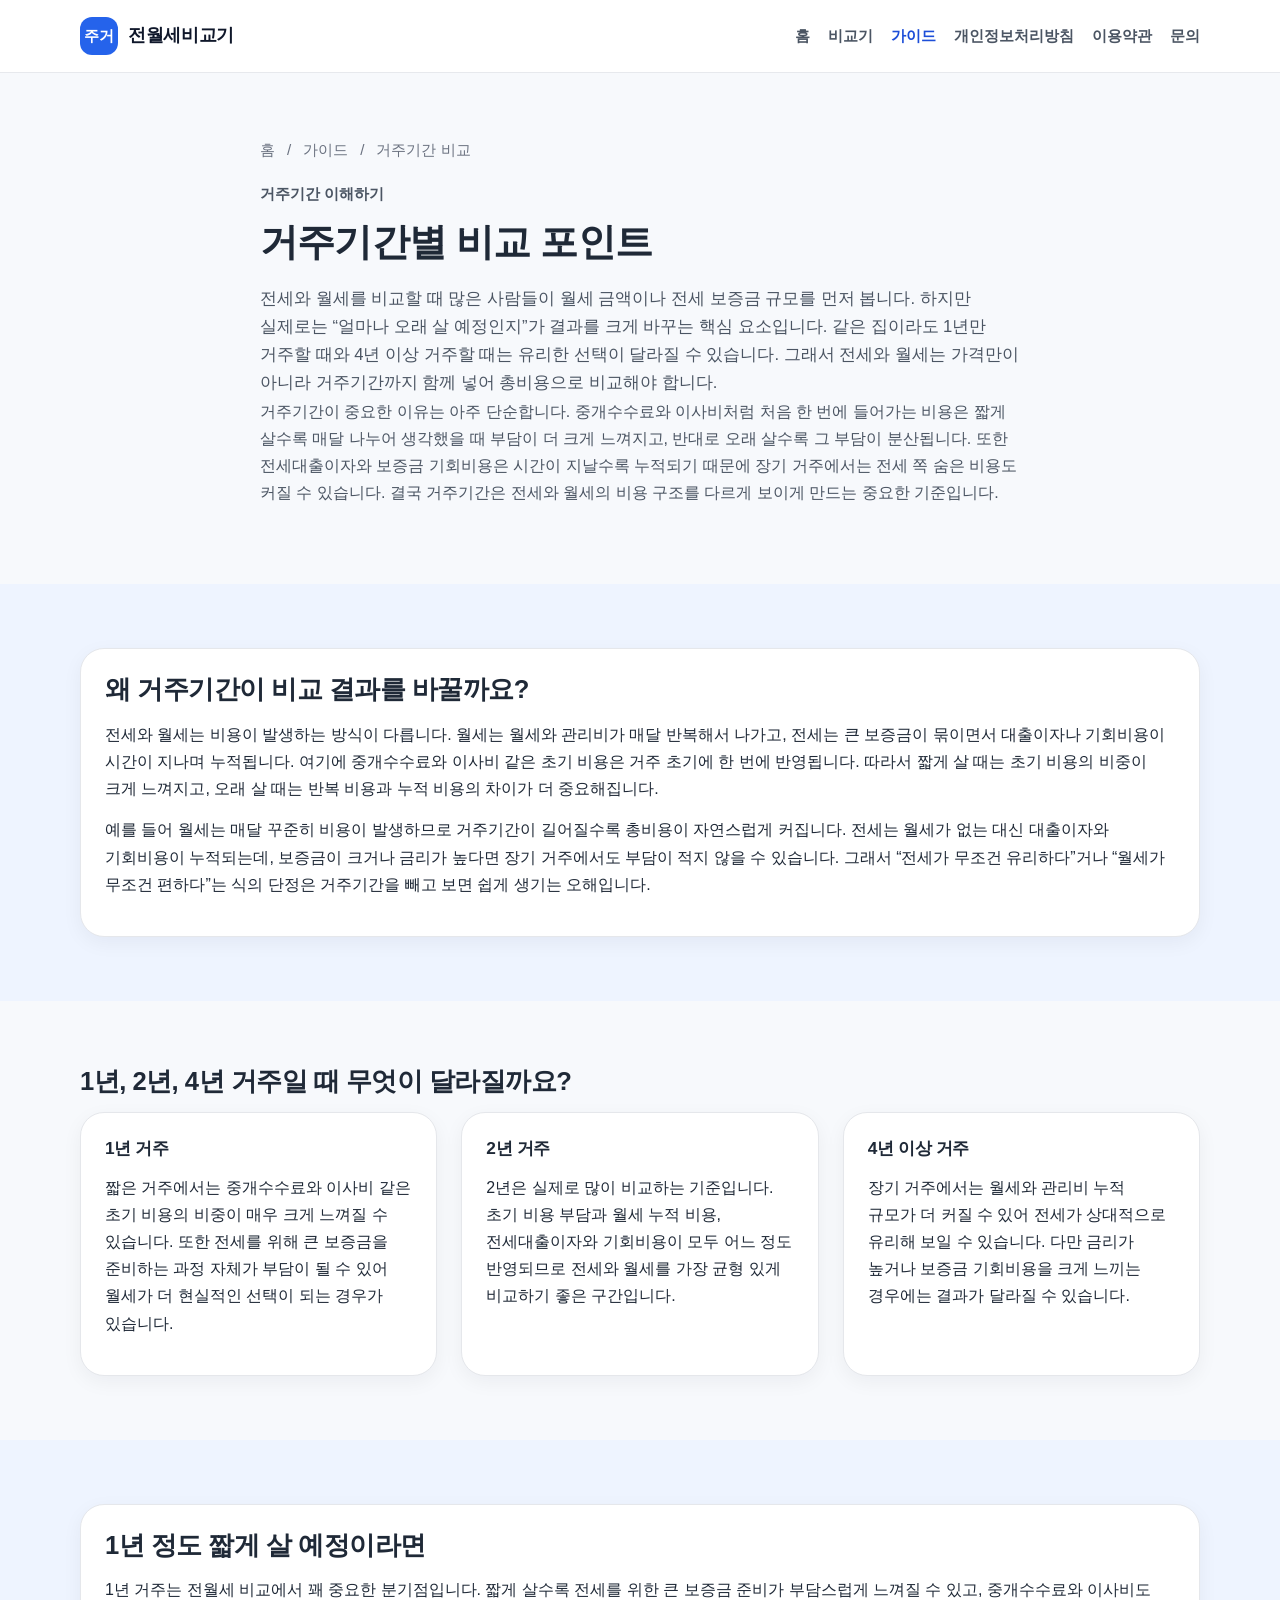
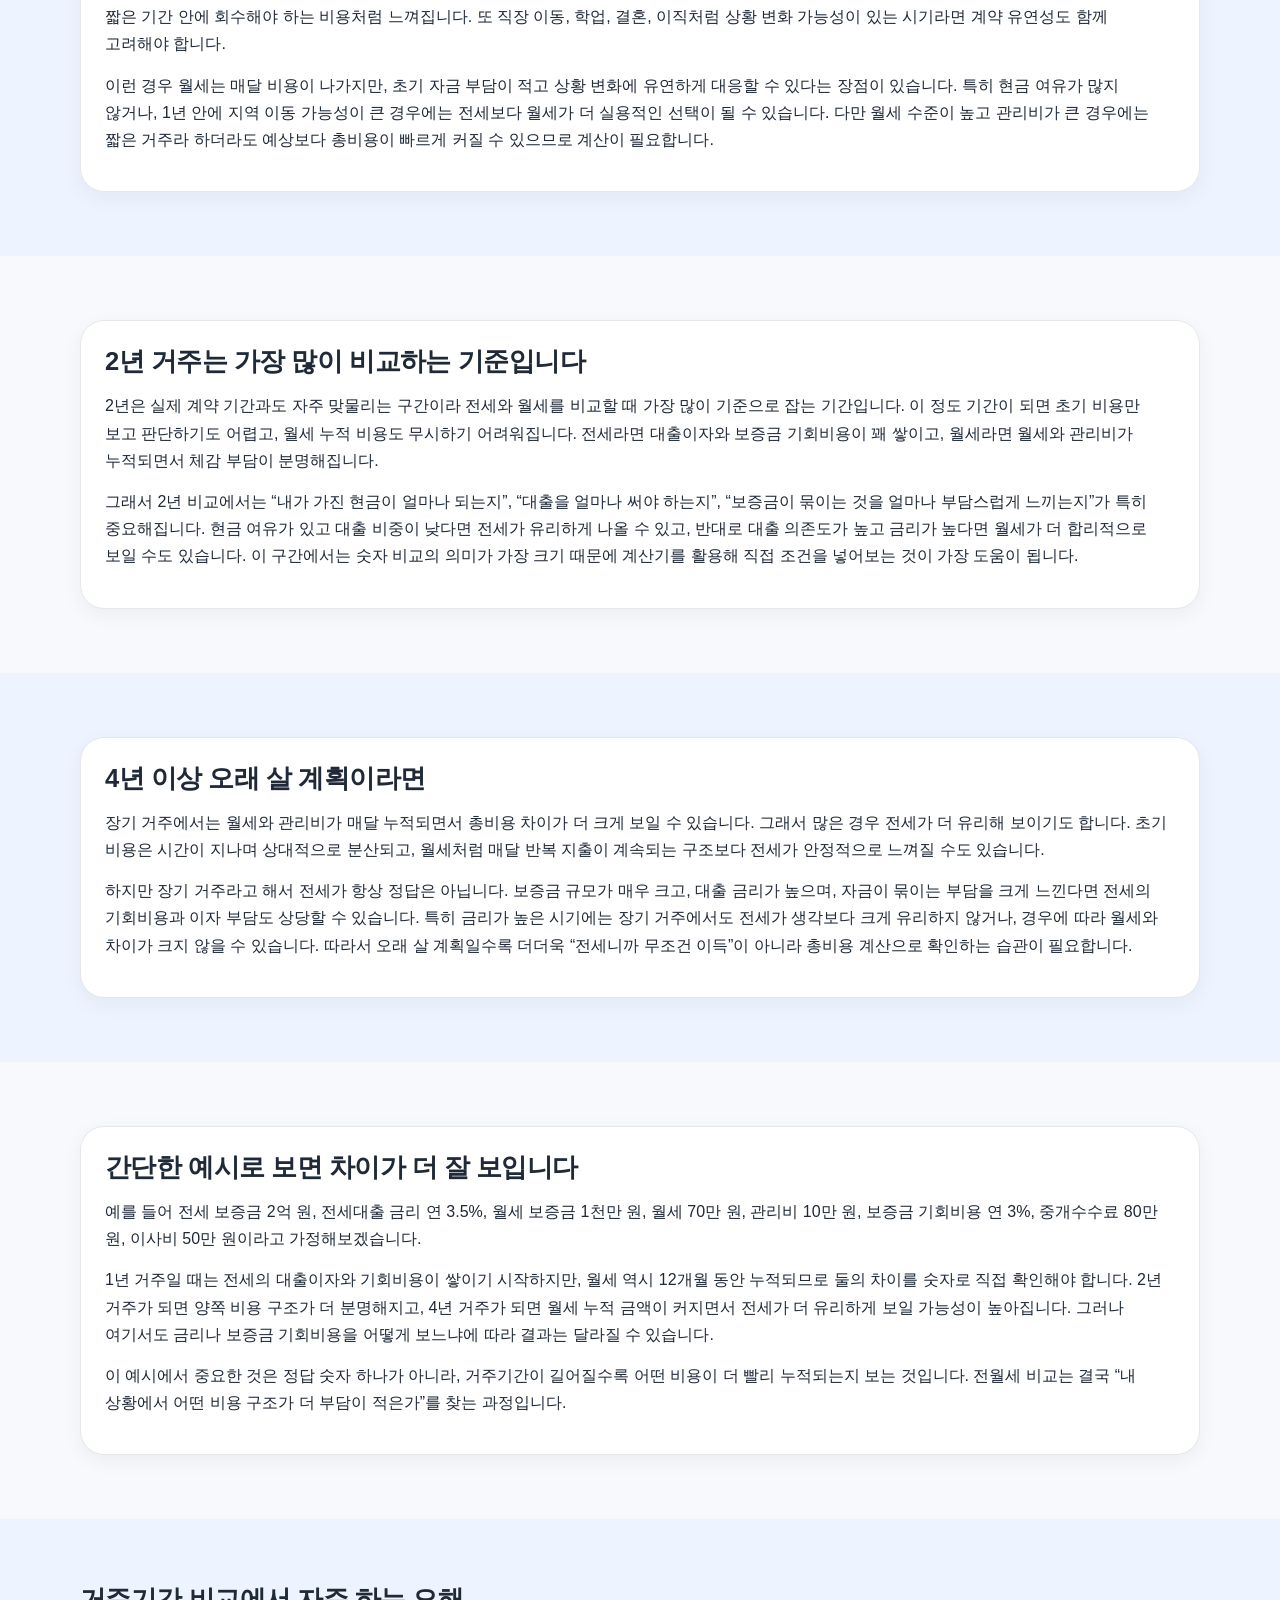
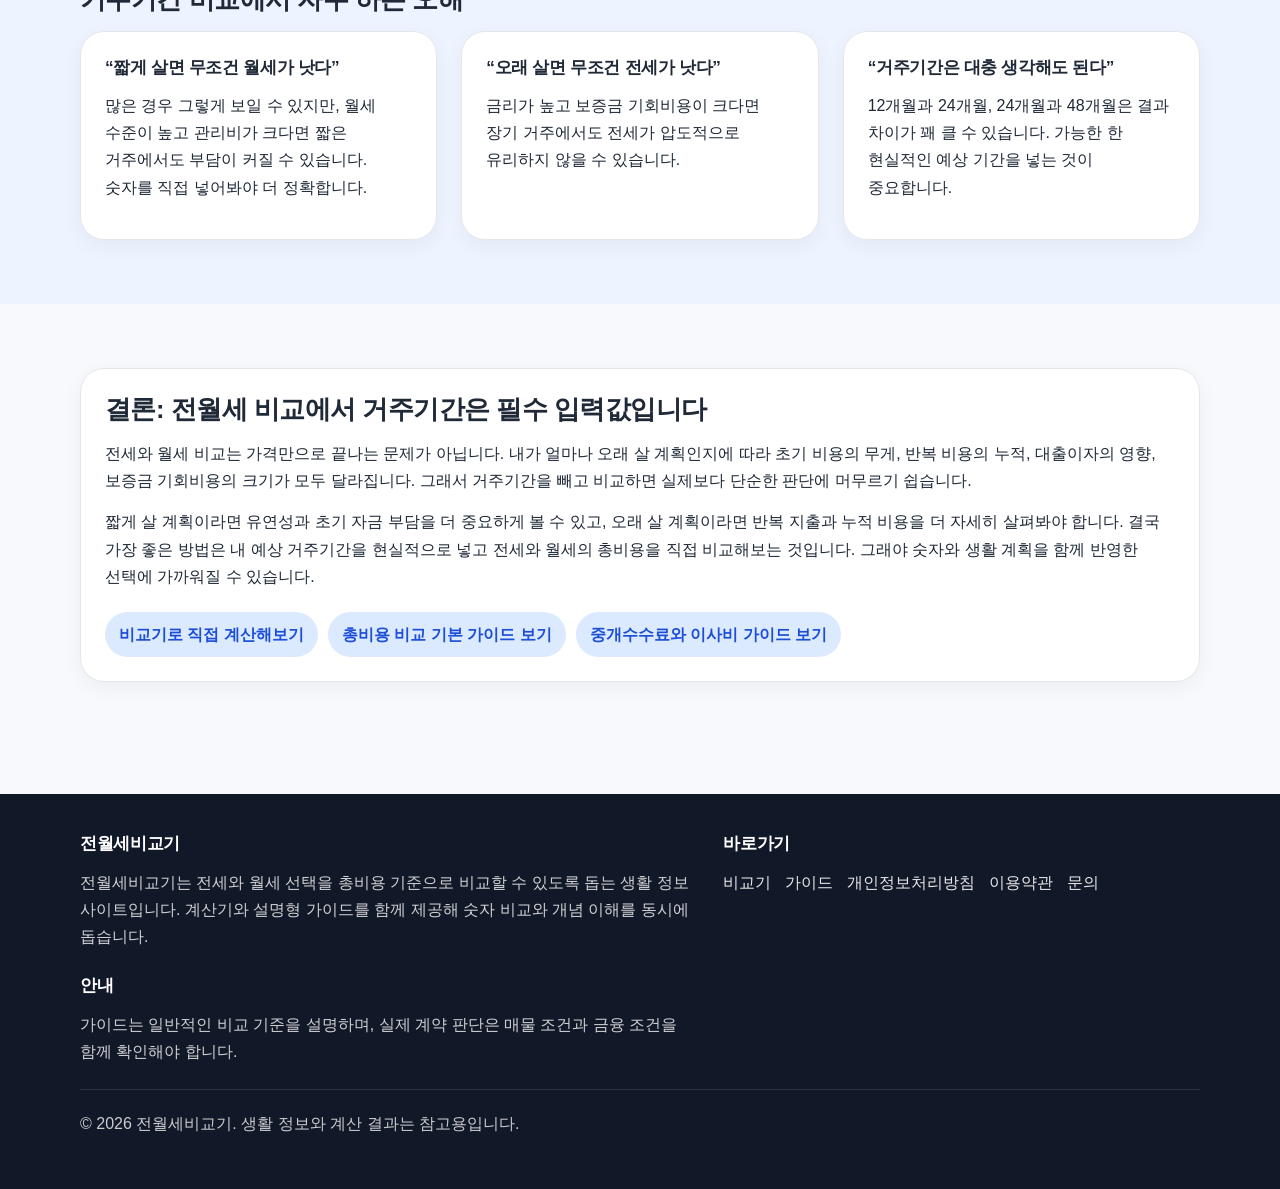
<file: guides/living-period-comparison.html>
<!doctype html>
<html lang="ko">
<head>
  <meta charset="UTF-8">
  <meta name="viewport" content="width=device-width, initial-scale=1.0">
  <title>거주기간별 비교 포인트 | 전월세비교기</title>
  <meta name="description" content="1년, 2년, 4년처럼 거주기간에 따라 전세와 월세의 유불리가 어떻게 달라지는지 쉽게 설명합니다. 총비용 비교에서 왜 거주기간이 중요한지 정리했습니다.">
  <meta name="robots" content="index, follow">
  <meta name="google-adsense-account" content="ca-pub-1526973327653342">
  <link rel="canonical" href="https://rent-4nm.pages.dev/guides/living-period-comparison.html">
  <meta property="og:title" content="거주기간별 비교 포인트 | 전월세비교기">
  <meta property="og:description" content="짧게 살 때와 오래 살 때, 전세와 월세의 유불리는 어떻게 달라질까요? 거주기간별 비교 기준을 쉽게 설명합니다.">
  <meta property="og:type" content="article">
  <meta property="og:url" content="https://rent-4nm.pages.dev/guides/living-period-comparison.html">
  <meta property="og:locale" content="ko_KR">
  <meta property="og:site_name" content="전월세비교기">
  <link rel="stylesheet" href="/assets/css/styles.css">
  <script type="application/ld+json">
  {
    "@context": "https://schema.org",
    "@type": "Article",
    "headline": "거주기간별 비교 포인트",
    "description": "거주기간에 따라 전세와 월세의 총비용 비교 기준이 어떻게 달라지는지 설명하는 가이드",
    "author": {
      "@type": "Organization",
      "name": "전월세비교기"
    },
    "publisher": {
      "@type": "Organization",
      "name": "전월세비교기"
    },
    "mainEntityOfPage": {
      "@type": "WebPage",
      "@id": "https://rent-4nm.pages.dev/guides/living-period-comparison.html"
    },
    "inLanguage": "ko-KR"
  }
  </script>
  <script async src="https://pagead2.googlesyndication.com/pagead/js/adsbygoogle.js?client=ca-pub-1526973327653342"
     crossorigin="anonymous"></script>
</head>
<body>
  <a class="skip-link" href="#main">본문 바로가기</a>
  <header class="site-header">
    <div class="container header-inner">
      <a class="brand" href="/index.html">
        <span class="brand-badge">주거</span>
        <span>전월세비교기</span>
      </a>
      <button class="nav-toggle" type="button" aria-label="메뉴 열기" aria-expanded="false" data-nav-toggle>☰</button>
      <nav class="site-nav" aria-label="주요 메뉴" data-nav>
        <ul>
          <li><a href="/index.html">홈</a></li>
          <li><a href="/compare/index.html">비교기</a></li>
          <li><a class="active" href="/guides/">가이드</a></li>
          <li><a href="/privacy/">개인정보처리방침</a></li>
          <li><a href="/terms/">이용약관</a></li>
          <li><a href="/contact/">문의</a></li>
        </ul>
      </nav>
    </div>
  </header>

  <main id="main">
    <section class="section">
      <article class="container article">
        <div class="breadcrumb"><a href="/index.html">홈</a> <span>/</span> <a href="/guides/">가이드</a> <span>/</span> <span>거주기간 비교</span></div>
        <p class="eyebrow">거주기간 이해하기</p>
        <h1>거주기간별 비교 포인트</h1>

        <p class="page-lead">
          전세와 월세를 비교할 때 많은 사람들이 월세 금액이나 전세 보증금 규모를 먼저 봅니다.
          하지만 실제로는 “얼마나 오래 살 예정인지”가 결과를 크게 바꾸는 핵심 요소입니다.
          같은 집이라도 1년만 거주할 때와 4년 이상 거주할 때는 유리한 선택이 달라질 수 있습니다.
          그래서 전세와 월세는 가격만이 아니라 거주기간까지 함께 넣어 총비용으로 비교해야 합니다.
        </p>

        <p>
          거주기간이 중요한 이유는 아주 단순합니다.
          중개수수료와 이사비처럼 처음 한 번에 들어가는 비용은
          짧게 살수록 매달 나누어 생각했을 때 부담이 더 크게 느껴지고,
          반대로 오래 살수록 그 부담이 분산됩니다.
          또한 전세대출이자와 보증금 기회비용은 시간이 지날수록 누적되기 때문에
          장기 거주에서는 전세 쪽 숨은 비용도 커질 수 있습니다.
          결국 거주기간은 전세와 월세의 비용 구조를 다르게 보이게 만드는 중요한 기준입니다.
        </p>
      </article>
    </section>

    <section class="section alt-bg">
      <div class="container">
        <div class="card">
          <h2>왜 거주기간이 비교 결과를 바꿀까요?</h2>

          <p>
            전세와 월세는 비용이 발생하는 방식이 다릅니다.
            월세는 월세와 관리비가 매달 반복해서 나가고,
            전세는 큰 보증금이 묶이면서 대출이자나 기회비용이 시간이 지나며 누적됩니다.
            여기에 중개수수료와 이사비 같은 초기 비용은 거주 초기에 한 번에 반영됩니다.
            따라서 짧게 살 때는 초기 비용의 비중이 크게 느껴지고,
            오래 살 때는 반복 비용과 누적 비용의 차이가 더 중요해집니다.
          </p>

          <p>
            예를 들어 월세는 매달 꾸준히 비용이 발생하므로
            거주기간이 길어질수록 총비용이 자연스럽게 커집니다.
            전세는 월세가 없는 대신 대출이자와 기회비용이 누적되는데,
            보증금이 크거나 금리가 높다면 장기 거주에서도 부담이 적지 않을 수 있습니다.
            그래서 “전세가 무조건 유리하다”거나 “월세가 무조건 편하다”는 식의 단정은
            거주기간을 빼고 보면 쉽게 생기는 오해입니다.
          </p>
        </div>
      </div>
    </section>

    <section class="section">
      <div class="container">
        <h2>1년, 2년, 4년 거주일 때 무엇이 달라질까요?</h2>

        <div class="card-grid">
          <div class="card">
            <h3>1년 거주</h3>
            <p>
              짧은 거주에서는 중개수수료와 이사비 같은 초기 비용의 비중이 매우 크게 느껴질 수 있습니다.
              또한 전세를 위해 큰 보증금을 준비하는 과정 자체가 부담이 될 수 있어
              월세가 더 현실적인 선택이 되는 경우가 있습니다.
            </p>
          </div>

          <div class="card">
            <h3>2년 거주</h3>
            <p>
              2년은 실제로 많이 비교하는 기준입니다.
              초기 비용 부담과 월세 누적 비용, 전세대출이자와 기회비용이 모두 어느 정도 반영되므로
              전세와 월세를 가장 균형 있게 비교하기 좋은 구간입니다.
            </p>
          </div>

          <div class="card">
            <h3>4년 이상 거주</h3>
            <p>
              장기 거주에서는 월세와 관리비 누적 규모가 더 커질 수 있어
              전세가 상대적으로 유리해 보일 수 있습니다.
              다만 금리가 높거나 보증금 기회비용을 크게 느끼는 경우에는 결과가 달라질 수 있습니다.
            </p>
          </div>
        </div>
      </div>
    </section>

    <section class="section alt-bg">
      <div class="container">
        <div class="card">
          <h2>1년 정도 짧게 살 예정이라면</h2>

          <p>
            1년 거주는 전월세 비교에서 꽤 중요한 분기점입니다.
            짧게 살수록 전세를 위한 큰 보증금 준비가 부담스럽게 느껴질 수 있고,
            중개수수료와 이사비도 짧은 기간 안에 회수해야 하는 비용처럼 느껴집니다.
            또 직장 이동, 학업, 결혼, 이직처럼 상황 변화 가능성이 있는 시기라면
            계약 유연성도 함께 고려해야 합니다.
          </p>

          <p>
            이런 경우 월세는 매달 비용이 나가지만,
            초기 자금 부담이 적고 상황 변화에 유연하게 대응할 수 있다는 장점이 있습니다.
            특히 현금 여유가 많지 않거나, 1년 안에 지역 이동 가능성이 큰 경우에는
            전세보다 월세가 더 실용적인 선택이 될 수 있습니다.
            다만 월세 수준이 높고 관리비가 큰 경우에는
            짧은 거주라 하더라도 예상보다 총비용이 빠르게 커질 수 있으므로 계산이 필요합니다.
          </p>
        </div>
      </div>
    </section>

    <section class="section">
      <div class="container">
        <div class="card">
          <h2>2년 거주는 가장 많이 비교하는 기준입니다</h2>

          <p>
            2년은 실제 계약 기간과도 자주 맞물리는 구간이라
            전세와 월세를 비교할 때 가장 많이 기준으로 잡는 기간입니다.
            이 정도 기간이 되면 초기 비용만 보고 판단하기도 어렵고,
            월세 누적 비용도 무시하기 어려워집니다.
            전세라면 대출이자와 보증금 기회비용이 꽤 쌓이고,
            월세라면 월세와 관리비가 누적되면서 체감 부담이 분명해집니다.
          </p>

          <p>
            그래서 2년 비교에서는
            “내가 가진 현금이 얼마나 되는지”, “대출을 얼마나 써야 하는지”,
            “보증금이 묶이는 것을 얼마나 부담스럽게 느끼는지”가 특히 중요해집니다.
            현금 여유가 있고 대출 비중이 낮다면 전세가 유리하게 나올 수 있고,
            반대로 대출 의존도가 높고 금리가 높다면 월세가 더 합리적으로 보일 수도 있습니다.
            이 구간에서는 숫자 비교의 의미가 가장 크기 때문에
            계산기를 활용해 직접 조건을 넣어보는 것이 가장 도움이 됩니다.
          </p>
        </div>
      </div>
    </section>

    <section class="section alt-bg">
      <div class="container">
        <div class="card">
          <h2>4년 이상 오래 살 계획이라면</h2>

          <p>
            장기 거주에서는 월세와 관리비가 매달 누적되면서 총비용 차이가 더 크게 보일 수 있습니다.
            그래서 많은 경우 전세가 더 유리해 보이기도 합니다.
            초기 비용은 시간이 지나며 상대적으로 분산되고,
            월세처럼 매달 반복 지출이 계속되는 구조보다 전세가 안정적으로 느껴질 수도 있습니다.
          </p>

          <p>
            하지만 장기 거주라고 해서 전세가 항상 정답은 아닙니다.
            보증금 규모가 매우 크고, 대출 금리가 높으며,
            자금이 묶이는 부담을 크게 느낀다면 전세의 기회비용과 이자 부담도 상당할 수 있습니다.
            특히 금리가 높은 시기에는 장기 거주에서도
            전세가 생각보다 크게 유리하지 않거나, 경우에 따라 월세와 차이가 크지 않을 수 있습니다.
            따라서 오래 살 계획일수록 더더욱 “전세니까 무조건 이득”이 아니라
            총비용 계산으로 확인하는 습관이 필요합니다.
          </p>
        </div>
      </div>
    </section>

    <section class="section">
      <div class="container">
        <div class="card">
          <h2>간단한 예시로 보면 차이가 더 잘 보입니다</h2>

          <p>
            예를 들어 전세 보증금 2억 원, 전세대출 금리 연 3.5%,
            월세 보증금 1천만 원, 월세 70만 원, 관리비 10만 원,
            보증금 기회비용 연 3%, 중개수수료 80만 원, 이사비 50만 원이라고 가정해보겠습니다.
          </p>

          <p>
            1년 거주일 때는 전세의 대출이자와 기회비용이 쌓이기 시작하지만,
            월세 역시 12개월 동안 누적되므로 둘의 차이를 숫자로 직접 확인해야 합니다.
            2년 거주가 되면 양쪽 비용 구조가 더 분명해지고,
            4년 거주가 되면 월세 누적 금액이 커지면서 전세가 더 유리하게 보일 가능성이 높아집니다.
            그러나 여기서도 금리나 보증금 기회비용을 어떻게 보느냐에 따라 결과는 달라질 수 있습니다.
          </p>

          <p>
            이 예시에서 중요한 것은 정답 숫자 하나가 아니라,
            거주기간이 길어질수록 어떤 비용이 더 빨리 누적되는지 보는 것입니다.
            전월세 비교는 결국 “내 상황에서 어떤 비용 구조가 더 부담이 적은가”를 찾는 과정입니다.
          </p>
        </div>
      </div>
    </section>

    <section class="section alt-bg">
      <div class="container">
        <h2>거주기간 비교에서 자주 하는 오해</h2>

        <div class="card-grid">
          <div class="card">
            <h3>“짧게 살면 무조건 월세가 낫다”</h3>
            <p>
              많은 경우 그렇게 보일 수 있지만,
              월세 수준이 높고 관리비가 크다면 짧은 거주에서도 부담이 커질 수 있습니다.
              숫자를 직접 넣어봐야 더 정확합니다.
            </p>
          </div>

          <div class="card">
            <h3>“오래 살면 무조건 전세가 낫다”</h3>
            <p>
              금리가 높고 보증금 기회비용이 크다면 장기 거주에서도 전세가 압도적으로 유리하지 않을 수 있습니다.
            </p>
          </div>

          <div class="card">
            <h3>“거주기간은 대충 생각해도 된다”</h3>
            <p>
              12개월과 24개월, 24개월과 48개월은 결과 차이가 꽤 클 수 있습니다.
              가능한 한 현실적인 예상 기간을 넣는 것이 중요합니다.
            </p>
          </div>
        </div>
      </div>
    </section>

    <section class="section">
      <div class="container">
        <div class="card">
          <h2>결론: 전월세 비교에서 거주기간은 필수 입력값입니다</h2>

          <p>
            전세와 월세 비교는 가격만으로 끝나는 문제가 아닙니다.
            내가 얼마나 오래 살 계획인지에 따라
            초기 비용의 무게, 반복 비용의 누적, 대출이자의 영향, 보증금 기회비용의 크기가 모두 달라집니다.
            그래서 거주기간을 빼고 비교하면 실제보다 단순한 판단에 머무르기 쉽습니다.
          </p>

          <p>
            짧게 살 계획이라면 유연성과 초기 자금 부담을 더 중요하게 볼 수 있고,
            오래 살 계획이라면 반복 지출과 누적 비용을 더 자세히 살펴봐야 합니다.
            결국 가장 좋은 방법은 내 예상 거주기간을 현실적으로 넣고
            전세와 월세의 총비용을 직접 비교해보는 것입니다.
            그래야 숫자와 생활 계획을 함께 반영한 선택에 가까워질 수 있습니다.
          </p>

          <div class="related-links">
            <a href="/compare/index.html">비교기로 직접 계산해보기</a>
            <a href="/guides/jeonse-vs-wolse-basics.html">총비용 비교 기본 가이드 보기</a>
            <a href="/guides/">중개수수료와 이사비 가이드 보기</a>
          </div>
        </div>
      </div>
    </section>
  </main>

  <footer class="footer">
    <div class="container">
      <div class="footer-grid">
        <section>
          <h3>전월세비교기</h3>
          <p>
            전월세비교기는 전세와 월세 선택을 총비용 기준으로 비교할 수 있도록 돕는 생활 정보 사이트입니다.
            계산기와 설명형 가이드를 함께 제공해 숫자 비교와 개념 이해를 동시에 돕습니다.
          </p>
        </section>
        <section>
          <h3>바로가기</h3>
          <ul class="footer-links">
            <li><a href="/compare/index.html">비교기</a></li>
            <li><a href="/guides/">가이드</a></li>
            <li><a href="/privacy/">개인정보처리방침</a></li>
            <li><a href="/terms/">이용약관</a></li>
            <li><a href="/contact/">문의</a></li>
          </ul>
        </section>
        <section>
          <h3>안내</h3>
          <p>가이드는 일반적인 비교 기준을 설명하며, 실제 계약 판단은 매물 조건과 금융 조건을 함께 확인해야 합니다.</p>
        </section>
      </div>
      <div class="footer-bottom">
        <p>© <span data-current-year></span> 전월세비교기. 생활 정보와 계산 결과는 참고용입니다.</p>
      </div>
    </div>
  </footer>

  <script defer src="/assets/js/site.js"></script>
</body>
</html>
</file>
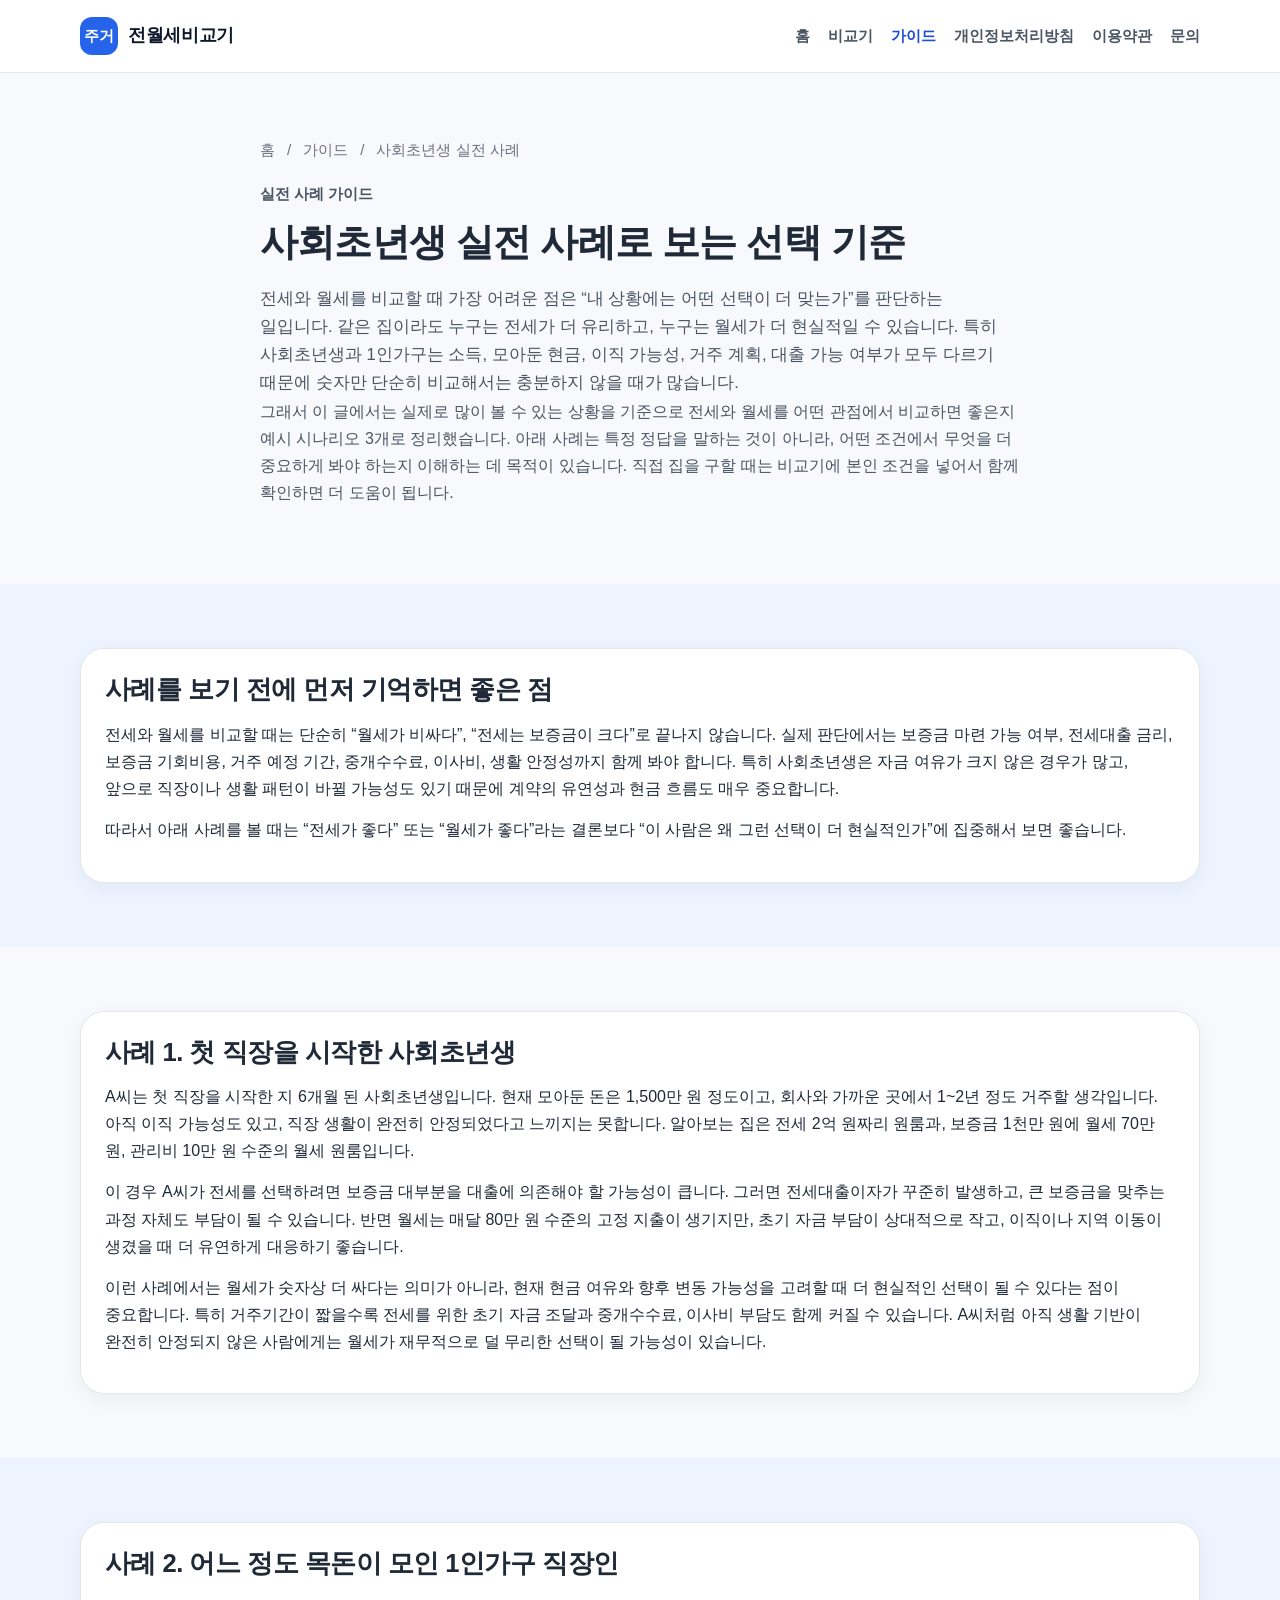
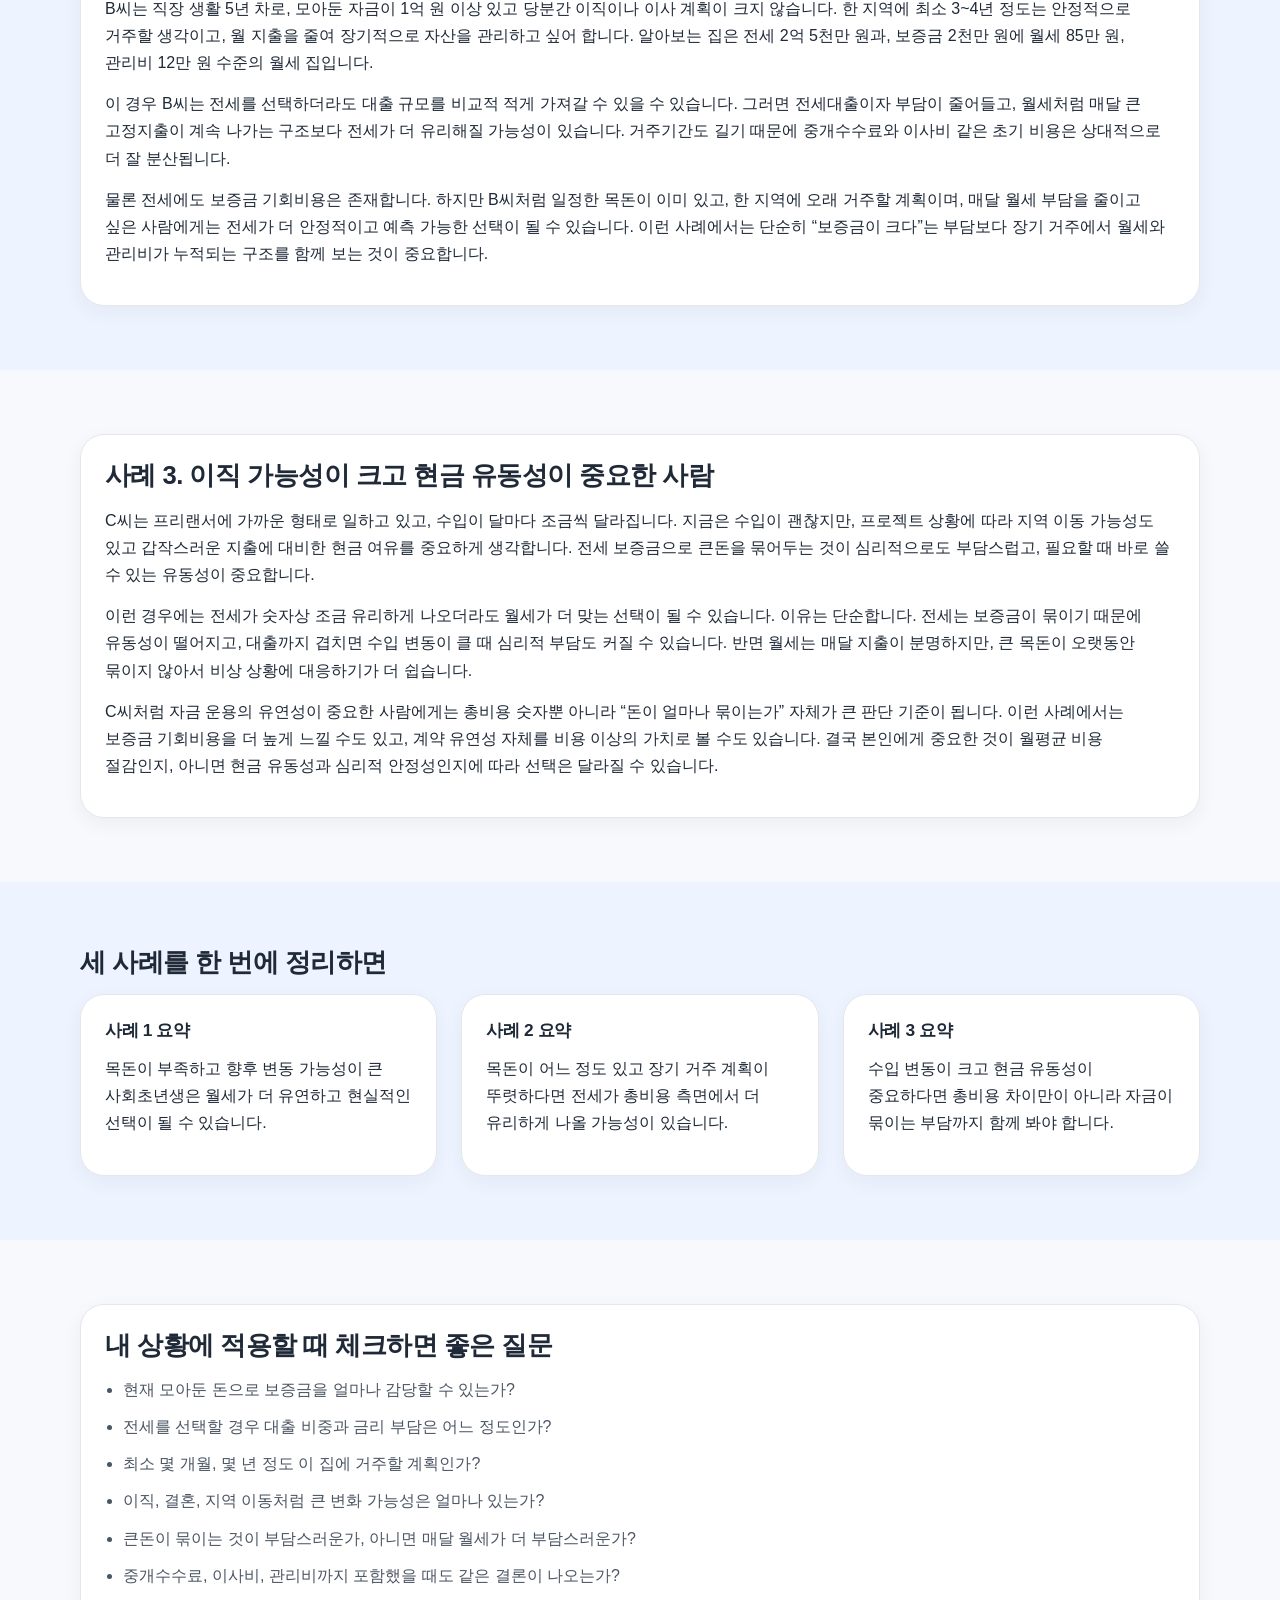
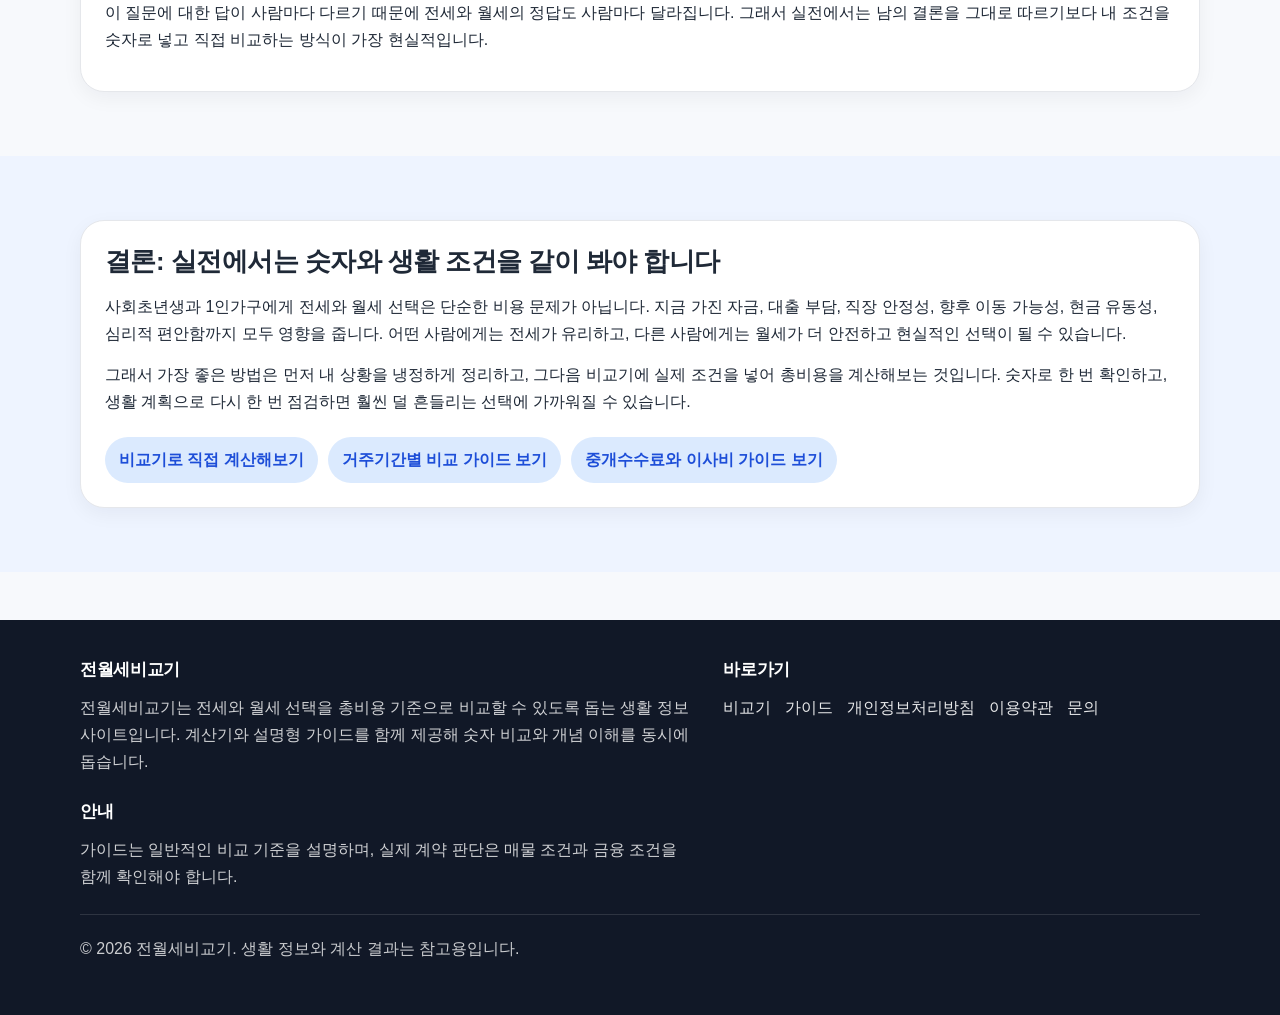
<file: guides/real-cases-for-beginners.html>
<!doctype html>
<html lang="ko">
<head>
  <meta charset="UTF-8">
  <meta name="viewport" content="width=device-width, initial-scale=1.0">
  <title>사회초년생 실전 사례로 보는 선택 기준 | 전월세비교기</title>
  <meta name="description" content="사회초년생과 1인가구가 전세와 월세를 비교할 때 어떤 기준으로 판단하면 좋은지 실제 예시 시나리오 3개로 쉽게 설명합니다.">
  <meta name="robots" content="index, follow">
  <meta name="google-adsense-account" content="ca-pub-1526973327653342">
  <link rel="canonical" href="https://rent-4nm.pages.dev/guides/real-cases-for-beginners.html">
  <meta property="og:title" content="사회초년생 실전 사례로 보는 선택 기준 | 전월세비교기">
  <meta property="og:description" content="전세와 월세 중 어떤 선택이 더 현실적인지 사회초년생과 1인가구 사례로 쉽게 설명합니다.">
  <meta property="og:type" content="article">
  <meta property="og:url" content="https://rent-4nm.pages.dev/guides/real-cases-for-beginners.html">
  <meta property="og:locale" content="ko_KR">
  <meta property="og:site_name" content="전월세비교기">
  <link rel="stylesheet" href="/assets/css/styles.css">
  <script type="application/ld+json">
  {
    "@context": "https://schema.org",
    "@type": "Article",
    "headline": "사회초년생 실전 사례로 보는 선택 기준",
    "description": "사회초년생과 1인가구의 전월세 선택 기준을 실제 사례로 설명하는 가이드",
    "author": {
      "@type": "Organization",
      "name": "전월세비교기"
    },
    "publisher": {
      "@type": "Organization",
      "name": "전월세비교기"
    },
    "mainEntityOfPage": {
      "@type": "WebPage",
      "@id": "https://rent-4nm.pages.dev/guides/real-cases-for-beginners.html"
    },
    "inLanguage": "ko-KR"
  }
  </script>
  <script async src="https://pagead2.googlesyndication.com/pagead/js/adsbygoogle.js?client=ca-pub-1526973327653342"
     crossorigin="anonymous"></script>
</head>
<body>
  <a class="skip-link" href="#main">본문 바로가기</a>
  <header class="site-header">
    <div class="container header-inner">
      <a class="brand" href="/index.html">
        <span class="brand-badge">주거</span>
        <span>전월세비교기</span>
      </a>
      <button class="nav-toggle" type="button" aria-label="메뉴 열기" aria-expanded="false" data-nav-toggle>☰</button>
      <nav class="site-nav" aria-label="주요 메뉴" data-nav>
        <ul>
          <li><a href="/index.html">홈</a></li>
          <li><a href="/compare/index.html">비교기</a></li>
          <li><a class="active" href="/guides/">가이드</a></li>
          <li><a href="/privacy/">개인정보처리방침</a></li>
          <li><a href="/terms/">이용약관</a></li>
          <li><a href="/contact/">문의</a></li>
        </ul>
      </nav>
    </div>
  </header>

  <main id="main">
    <section class="section">
      <article class="container article">
        <div class="breadcrumb"><a href="/index.html">홈</a> <span>/</span> <a href="/guides/">가이드</a> <span>/</span> <span>사회초년생 실전 사례</span></div>
        <p class="eyebrow">실전 사례 가이드</p>
        <h1>사회초년생 실전 사례로 보는 선택 기준</h1>

        <p class="page-lead">
          전세와 월세를 비교할 때 가장 어려운 점은 “내 상황에는 어떤 선택이 더 맞는가”를 판단하는 일입니다.
          같은 집이라도 누구는 전세가 더 유리하고, 누구는 월세가 더 현실적일 수 있습니다.
          특히 사회초년생과 1인가구는 소득, 모아둔 현금, 이직 가능성, 거주 계획, 대출 가능 여부가 모두 다르기 때문에
          숫자만 단순히 비교해서는 충분하지 않을 때가 많습니다.
        </p>

        <p>
          그래서 이 글에서는 실제로 많이 볼 수 있는 상황을 기준으로
          전세와 월세를 어떤 관점에서 비교하면 좋은지 예시 시나리오 3개로 정리했습니다.
          아래 사례는 특정 정답을 말하는 것이 아니라,
          어떤 조건에서 무엇을 더 중요하게 봐야 하는지 이해하는 데 목적이 있습니다.
          직접 집을 구할 때는 비교기에 본인 조건을 넣어서 함께 확인하면 더 도움이 됩니다.
        </p>
      </article>
    </section>

    <section class="section alt-bg">
      <div class="container">
        <div class="card">
          <h2>사례를 보기 전에 먼저 기억하면 좋은 점</h2>

          <p>
            전세와 월세를 비교할 때는 단순히 “월세가 비싸다”, “전세는 보증금이 크다”로 끝나지 않습니다.
            실제 판단에서는 보증금 마련 가능 여부, 전세대출 금리, 보증금 기회비용, 거주 예정 기간,
            중개수수료, 이사비, 생활 안정성까지 함께 봐야 합니다.
            특히 사회초년생은 자금 여유가 크지 않은 경우가 많고,
            앞으로 직장이나 생활 패턴이 바뀔 가능성도 있기 때문에
            계약의 유연성과 현금 흐름도 매우 중요합니다.
          </p>

          <p>
            따라서 아래 사례를 볼 때는
            “전세가 좋다” 또는 “월세가 좋다”라는 결론보다
            “이 사람은 왜 그런 선택이 더 현실적인가”에 집중해서 보면 좋습니다.
          </p>
        </div>
      </div>
    </section>

    <section class="section">
      <div class="container">
        <div class="card">
          <h2>사례 1. 첫 직장을 시작한 사회초년생</h2>

          <p>
            A씨는 첫 직장을 시작한 지 6개월 된 사회초년생입니다.
            현재 모아둔 돈은 1,500만 원 정도이고,
            회사와 가까운 곳에서 1~2년 정도 거주할 생각입니다.
            아직 이직 가능성도 있고, 직장 생활이 완전히 안정되었다고 느끼지는 못합니다.
            알아보는 집은 전세 2억 원짜리 원룸과,
            보증금 1천만 원에 월세 70만 원, 관리비 10만 원 수준의 월세 원룸입니다.
          </p>

          <p>
            이 경우 A씨가 전세를 선택하려면
            보증금 대부분을 대출에 의존해야 할 가능성이 큽니다.
            그러면 전세대출이자가 꾸준히 발생하고,
            큰 보증금을 맞추는 과정 자체도 부담이 될 수 있습니다.
            반면 월세는 매달 80만 원 수준의 고정 지출이 생기지만,
            초기 자금 부담이 상대적으로 작고,
            이직이나 지역 이동이 생겼을 때 더 유연하게 대응하기 좋습니다.
          </p>

          <p>
            이런 사례에서는 월세가 숫자상 더 싸다는 의미가 아니라,
            현재 현금 여유와 향후 변동 가능성을 고려할 때 더 현실적인 선택이 될 수 있다는 점이 중요합니다.
            특히 거주기간이 짧을수록 전세를 위한 초기 자금 조달과 중개수수료, 이사비 부담도 함께 커질 수 있습니다.
            A씨처럼 아직 생활 기반이 완전히 안정되지 않은 사람에게는
            월세가 재무적으로 덜 무리한 선택이 될 가능성이 있습니다.
          </p>
        </div>
      </div>
    </section>

    <section class="section alt-bg">
      <div class="container">
        <div class="card">
          <h2>사례 2. 어느 정도 목돈이 모인 1인가구 직장인</h2>

          <p>
            B씨는 직장 생활 5년 차로,
            모아둔 자금이 1억 원 이상 있고 당분간 이직이나 이사 계획이 크지 않습니다.
            한 지역에 최소 3~4년 정도는 안정적으로 거주할 생각이고,
            월 지출을 줄여 장기적으로 자산을 관리하고 싶어 합니다.
            알아보는 집은 전세 2억 5천만 원과,
            보증금 2천만 원에 월세 85만 원, 관리비 12만 원 수준의 월세 집입니다.
          </p>

          <p>
            이 경우 B씨는 전세를 선택하더라도 대출 규모를 비교적 적게 가져갈 수 있을 수 있습니다.
            그러면 전세대출이자 부담이 줄어들고,
            월세처럼 매달 큰 고정지출이 계속 나가는 구조보다 전세가 더 유리해질 가능성이 있습니다.
            거주기간도 길기 때문에 중개수수료와 이사비 같은 초기 비용은 상대적으로 더 잘 분산됩니다.
          </p>

          <p>
            물론 전세에도 보증금 기회비용은 존재합니다.
            하지만 B씨처럼 일정한 목돈이 이미 있고,
            한 지역에 오래 거주할 계획이며,
            매달 월세 부담을 줄이고 싶은 사람에게는
            전세가 더 안정적이고 예측 가능한 선택이 될 수 있습니다.
            이런 사례에서는 단순히 “보증금이 크다”는 부담보다
            장기 거주에서 월세와 관리비가 누적되는 구조를 함께 보는 것이 중요합니다.
          </p>
        </div>
      </div>
    </section>

    <section class="section">
      <div class="container">
        <div class="card">
          <h2>사례 3. 이직 가능성이 크고 현금 유동성이 중요한 사람</h2>

          <p>
            C씨는 프리랜서에 가까운 형태로 일하고 있고,
            수입이 달마다 조금씩 달라집니다.
            지금은 수입이 괜찮지만, 프로젝트 상황에 따라 지역 이동 가능성도 있고
            갑작스러운 지출에 대비한 현금 여유를 중요하게 생각합니다.
            전세 보증금으로 큰돈을 묶어두는 것이 심리적으로도 부담스럽고,
            필요할 때 바로 쓸 수 있는 유동성이 중요합니다.
          </p>

          <p>
            이런 경우에는 전세가 숫자상 조금 유리하게 나오더라도
            월세가 더 맞는 선택이 될 수 있습니다.
            이유는 단순합니다.
            전세는 보증금이 묶이기 때문에 유동성이 떨어지고,
            대출까지 겹치면 수입 변동이 클 때 심리적 부담도 커질 수 있습니다.
            반면 월세는 매달 지출이 분명하지만,
            큰 목돈이 오랫동안 묶이지 않아서 비상 상황에 대응하기가 더 쉽습니다.
          </p>

          <p>
            C씨처럼 자금 운용의 유연성이 중요한 사람에게는
            총비용 숫자뿐 아니라 “돈이 얼마나 묶이는가” 자체가 큰 판단 기준이 됩니다.
            이런 사례에서는 보증금 기회비용을 더 높게 느낄 수도 있고,
            계약 유연성 자체를 비용 이상의 가치로 볼 수도 있습니다.
            결국 본인에게 중요한 것이 월평균 비용 절감인지,
            아니면 현금 유동성과 심리적 안정성인지에 따라 선택은 달라질 수 있습니다.
          </p>
        </div>
      </div>
    </section>

    <section class="section alt-bg">
      <div class="container">
        <h2>세 사례를 한 번에 정리하면</h2>

        <div class="card-grid">
          <div class="card">
            <h3>사례 1 요약</h3>
            <p>
              목돈이 부족하고 향후 변동 가능성이 큰 사회초년생은
              월세가 더 유연하고 현실적인 선택이 될 수 있습니다.
            </p>
          </div>

          <div class="card">
            <h3>사례 2 요약</h3>
            <p>
              목돈이 어느 정도 있고 장기 거주 계획이 뚜렷하다면
              전세가 총비용 측면에서 더 유리하게 나올 가능성이 있습니다.
            </p>
          </div>

          <div class="card">
            <h3>사례 3 요약</h3>
            <p>
              수입 변동이 크고 현금 유동성이 중요하다면
              총비용 차이만이 아니라 자금이 묶이는 부담까지 함께 봐야 합니다.
            </p>
          </div>
        </div>
      </div>
    </section>

    <section class="section">
      <div class="container">
        <div class="card">
          <h2>내 상황에 적용할 때 체크하면 좋은 질문</h2>

          <ul class="formula-list">
            <li>현재 모아둔 돈으로 보증금을 얼마나 감당할 수 있는가?</li>
            <li>전세를 선택할 경우 대출 비중과 금리 부담은 어느 정도인가?</li>
            <li>최소 몇 개월, 몇 년 정도 이 집에 거주할 계획인가?</li>
            <li>이직, 결혼, 지역 이동처럼 큰 변화 가능성은 얼마나 있는가?</li>
            <li>큰돈이 묶이는 것이 부담스러운가, 아니면 매달 월세가 더 부담스러운가?</li>
            <li>중개수수료, 이사비, 관리비까지 포함했을 때도 같은 결론이 나오는가?</li>
          </ul>

          <p>
            이 질문에 대한 답이 사람마다 다르기 때문에
            전세와 월세의 정답도 사람마다 달라집니다.
            그래서 실전에서는 남의 결론을 그대로 따르기보다
            내 조건을 숫자로 넣고 직접 비교하는 방식이 가장 현실적입니다.
          </p>
        </div>
      </div>
    </section>

    <section class="section alt-bg">
      <div class="container">
        <div class="card">
          <h2>결론: 실전에서는 숫자와 생활 조건을 같이 봐야 합니다</h2>

          <p>
            사회초년생과 1인가구에게 전세와 월세 선택은 단순한 비용 문제가 아닙니다.
            지금 가진 자금, 대출 부담, 직장 안정성, 향후 이동 가능성,
            현금 유동성, 심리적 편안함까지 모두 영향을 줍니다.
            어떤 사람에게는 전세가 유리하고,
            다른 사람에게는 월세가 더 안전하고 현실적인 선택이 될 수 있습니다.
          </p>

          <p>
            그래서 가장 좋은 방법은
            먼저 내 상황을 냉정하게 정리하고,
            그다음 비교기에 실제 조건을 넣어 총비용을 계산해보는 것입니다.
            숫자로 한 번 확인하고, 생활 계획으로 다시 한 번 점검하면
            훨씬 덜 흔들리는 선택에 가까워질 수 있습니다.
          </p>

          <div class="related-links">
            <a href="/compare/index.html">비교기로 직접 계산해보기</a>
            <a href="/guides/living-period-comparison.html">거주기간별 비교 가이드 보기</a>
            <a href="/guides/broker-fee-moving-cost.html">중개수수료와 이사비 가이드 보기</a>
          </div>
        </div>
      </div>
    </section>
  </main>

  <footer class="footer">
    <div class="container">
      <div class="footer-grid">
        <section>
          <h3>전월세비교기</h3>
          <p>
            전월세비교기는 전세와 월세 선택을 총비용 기준으로 비교할 수 있도록 돕는 생활 정보 사이트입니다.
            계산기와 설명형 가이드를 함께 제공해 숫자 비교와 개념 이해를 동시에 돕습니다.
          </p>
        </section>
        <section>
          <h3>바로가기</h3>
          <ul class="footer-links">
            <li><a href="/compare/index.html">비교기</a></li>
            <li><a href="/guides/">가이드</a></li>
            <li><a href="/privacy/">개인정보처리방침</a></li>
            <li><a href="/terms/">이용약관</a></li>
            <li><a href="/contact/">문의</a></li>
          </ul>
        </section>
        <section>
          <h3>안내</h3>
          <p>가이드는 일반적인 비교 기준을 설명하며, 실제 계약 판단은 매물 조건과 금융 조건을 함께 확인해야 합니다.</p>
        </section>
      </div>
      <div class="footer-bottom">
        <p>© <span data-current-year></span> 전월세비교기. 생활 정보와 계산 결과는 참고용입니다.</p>
      </div>
    </div>
  </footer>

  <script defer src="/assets/js/site.js"></script>
</body>
</html>
</file>
<file: assets/css/styles.css>
:root {
  --bg: #f7f9fc;
  --bg-alt: #eef4ff;
  --surface: #ffffff;
  --surface-soft: #f8fbff;
  --text: #1f2937;
  --text-muted: #4b5563;
  --text-soft: #6b7280;
  --line: #e5e7eb;
  --line-strong: #cbd5e1;
  --primary: #2563eb;
  --primary-dark: #1d4ed8;
  --primary-soft: #dbeafe;
  --accent: #0f172a;
  --success-bg: #eff6ff;
  --success-text: #1e3a8a;
  --shadow: 0 10px 30px rgba(15, 23, 42, 0.08);
  --shadow-soft: 0 6px 20px rgba(15, 23, 42, 0.05);
  --radius-sm: 12px;
  --radius-md: 18px;
  --radius-lg: 24px;
  --container: 1120px;
}

*,
*::before,
*::after {
  box-sizing: border-box;
}

html {
  scroll-behavior: smooth;
}

body {
  margin: 0;
  font-family: Arial, "Apple SD Gothic Neo", "Noto Sans KR", sans-serif;
  color: var(--text);
  background: var(--bg);
  line-height: 1.7;
  word-break: keep-all;
}

img {
  max-width: 100%;
  display: block;
}

iframe {
  max-width: 100%;
}

main {
  display: block;
}

ul,
ol {
  margin-top: 0;
}

a {
  color: inherit;
  text-decoration: none;
}

button,
input,
textarea,
select {
  font: inherit;
}

button {
  cursor: pointer;
}

input,
textarea,
select {
  color: var(--text);
}

::selection {
  background: var(--primary-soft);
  color: var(--accent);
}

.container {
  width: min(var(--container), calc(100% - 32px));
  margin: 0 auto;
}

.narrow {
  width: min(760px, calc(100% - 32px));
  margin: 0 auto;
}

.section,
.section-lg {
  padding: 64px 0;
}

.alt-bg {
  background: var(--bg-alt);
}

.skip-link {
  position: absolute;
  left: 12px;
  top: -48px;
  background: var(--primary-dark);
  color: #fff;
  padding: 10px 14px;
  border-radius: var(--radius-sm);
  z-index: 1000;
}

.skip-link:focus {
  top: 12px;
}

.site-header {
  position: sticky;
  top: 0;
  z-index: 100;
  background: rgba(255, 255, 255, 0.92);
  backdrop-filter: blur(12px);
  border-bottom: 1px solid rgba(229, 231, 235, 0.9);
}

.header-inner {
  min-height: 72px;
  display: flex;
  align-items: center;
  justify-content: space-between;
  gap: 20px;
  position: relative;
}

.logo,
.brand {
  font-size: 1.1rem;
  font-weight: 800;
  letter-spacing: -0.02em;
  color: var(--accent);
}

.logo:hover,
.logo:focus-visible,
.brand:hover,
.brand:focus-visible {
  color: var(--primary-dark);
}

.brand {
  display: inline-flex;
  align-items: center;
  gap: 10px;
}

.brand-badge {
  display: inline-flex;
  align-items: center;
  justify-content: center;
  width: 38px;
  height: 38px;
  border-radius: 12px;
  background: var(--primary);
  color: #fff;
  font-size: 0.95rem;
}

.nav {
  display: flex;
  flex-wrap: wrap;
  gap: 10px 18px;
}

.nav a {
  color: var(--text-muted);
  font-weight: 600;
  font-size: 0.96rem;
  padding: 8px 0;
  transition: color 0.2s ease;
}

.nav a:hover,
.nav a:focus-visible {
  color: var(--primary-dark);
}

.nav-toggle {
  display: none;
  align-items: center;
  justify-content: center;
  width: 44px;
  height: 44px;
  border: 1px solid var(--line-strong);
  border-radius: 12px;
  background: #fff;
  color: var(--accent);
}

.site-nav ul {
  display: flex;
  flex-wrap: wrap;
  gap: 10px 18px;
  list-style: none;
  margin: 0;
  padding: 0;
}

.site-nav a {
  color: var(--text-muted);
  font-weight: 600;
  font-size: 0.96rem;
  padding: 8px 0;
  transition: color 0.2s ease;
}

.site-nav a:hover,
.site-nav a:focus-visible,
.site-nav a.active {
  color: var(--primary-dark);
}

.hero {
  padding: 72px 0 64px;
}

.hero-grid {
  display: grid;
  grid-template-columns: 1.2fr 0.85fr;
  gap: 28px;
  align-items: center;
}

.eyebrow {
  margin: 0 0 10px;
  color: var(--primary);
  font-weight: 800;
  font-size: 0.95rem;
}

.hero h1 {
  margin: 0 0 18px;
  font-size: clamp(2rem, 4vw, 3rem);
  line-height: 1.18;
  letter-spacing: -0.03em;
  color: var(--accent);
}

.hero-text {
  margin: 0 0 14px;
  font-size: 1.05rem;
  color: var(--text-muted);
}

.hero-actions,
.actions {
  display: flex;
  flex-wrap: wrap;
  gap: 12px;
  margin-top: 24px;
}

.btn {
  display: inline-flex;
  align-items: center;
  justify-content: center;
  min-height: 48px;
  padding: 12px 18px;
  border-radius: 999px;
  border: 1px solid transparent;
  font-weight: 800;
  transition:
    transform 0.2s ease,
    box-shadow 0.2s ease,
    background-color 0.2s ease,
    color 0.2s ease,
    border-color 0.2s ease;
}

.btn:hover,
.btn:focus-visible {
  transform: translateY(-1px);
}

.btn-primary,
.btn {
  background: var(--primary);
  color: #ffffff;
  box-shadow: var(--shadow-soft);
}

.btn-primary:hover,
.btn-primary:focus-visible,
.btn:hover,
.btn:focus-visible {
  background: var(--primary-dark);
}

.btn-secondary {
  background: #ffffff;
  color: var(--primary-dark);
  border-color: var(--line-strong);
  box-shadow: none;
}

.btn-secondary:hover,
.btn-secondary:focus-visible {
  background: var(--primary-soft);
  border-color: var(--primary-soft);
}

.card,
.hero-card,
.form-card,
.result-card,
.faq-card {
  background: var(--surface);
  border: 1px solid var(--line);
  border-radius: var(--radius-lg);
  padding: 24px;
  box-shadow: var(--shadow-soft);
}

.hero-card {
  background: linear-gradient(180deg, #ffffff 0%, var(--surface-soft) 100%);
}

.card h2,
.card h3 {
  margin-top: 0;
}

.card-grid,
.guide-grid,
.faq-grid,
.compare-grid,
.compare-layout,
.form-grid,
.result-grid,
.content-grid,
.faq-list {
  display: grid;
  gap: 24px;
}

.card-grid,
.guide-grid {
  grid-template-columns: repeat(3, 1fr);
}

.faq-grid {
  grid-template-columns: repeat(2, 1fr);
}

.content-grid {
  grid-template-columns: minmax(0, 1fr) 320px;
  align-items: start;
}

.link-card {
  transition:
    transform 0.2s ease,
    box-shadow 0.2s ease,
    border-color 0.2s ease;
}

.link-card:hover,
.link-card:focus-visible {
  transform: translateY(-3px);
  box-shadow: var(--shadow);
  border-color: #bfdbfe;
}

.link-card h2,
.link-card h3 {
  margin-bottom: 10px;
  color: var(--accent);
}

.link-card p {
  margin: 0;
  color: var(--text-muted);
}

h1,
h2,
h3 {
  margin: 0 0 14px;
  line-height: 1.3;
  letter-spacing: -0.02em;
}

h1 {
  font-size: clamp(2rem, 4vw, 3rem);
}

h2 {
  font-size: clamp(1.45rem, 2vw, 2rem);
}

h3 {
  font-size: 1.08rem;
}

p {
  margin: 0 0 14px;
}

.page-lead {
  font-size: 1.04rem;
  color: var(--text-muted);
  margin-bottom: 0;
}

.feature-list,
.formula-list,
.list,
.check-list {
  margin: 0;
  padding-left: 18px;
  color: var(--text-muted);
}

.feature-list li,
.formula-list li,
.list li,
.check-list li {
  margin-bottom: 10px;
}

.breadcrumb {
  display: flex;
  flex-wrap: wrap;
  gap: 12px;
  margin-bottom: 18px;
  font-size: 0.95rem;
  color: var(--text-soft);
}

.compare-layout,
.compare-grid {
  grid-template-columns: 1fr 1fr;
  align-items: start;
  margin-top: 28px;
}

.explanation-card {
  margin-top: 24px;
}

.form-grid {
  grid-template-columns: 1fr 1fr;
  gap: 16px;
}

.form-grid label,
.input-group {
  display: flex;
  flex-direction: column;
  gap: 8px;
  font-weight: 700;
  color: var(--accent);
}

.full-width {
  grid-column: 1 / -1;
}

.form-grid input,
.form-grid textarea,
.form-grid select,
.input-group input,
.input-group textarea,
.input-group select {
  width: 100%;
  min-height: 48px;
  padding: 12px 14px;
  border: 1px solid var(--line-strong);
  border-radius: 14px;
  background: #ffffff;
  outline: none;
  transition:
    border-color 0.2s ease,
    box-shadow 0.2s ease,
    background-color 0.2s ease;
}

.form-grid textarea,
.input-group textarea {
  min-height: 160px;
  resize: vertical;
}

.form-grid input::placeholder,
.form-grid textarea::placeholder,
.input-group input::placeholder,
.input-group textarea::placeholder {
  color: #94a3b8;
}

.form-grid input:focus,
.form-grid textarea:focus,
.form-grid select:focus,
.input-group input:focus,
.input-group textarea:focus,
.input-group select:focus {
  border-color: var(--primary);
  box-shadow: 0 0 0 4px rgba(37, 99, 235, 0.12);
}

.result-grid {
  grid-template-columns: 1fr 1fr;
  gap: 16px;
}

.result-box,
.kpi {
  padding: 18px;
  border-radius: var(--radius-md);
  background: #f8fafc;
  border: 1px solid var(--line);
}

.result-box span,
.kpi-label {
  display: block;
  font-size: 0.94rem;
  color: var(--text-soft);
  margin-bottom: 8px;
}

.result-box strong,
.kpi-value {
  display: block;
  font-size: 1.2rem;
  line-height: 1.35;
  color: var(--accent);
  word-break: break-word;
  font-weight: 800;
}

.kpi-value.good {
  color: #166534;
}

.kpi-value.warn {
  color: #b45309;
}

.summary-box {
  margin-top: 18px;
  padding: 18px 20px;
  border-radius: var(--radius-md);
  background: var(--success-bg);
  color: var(--success-text);
  font-weight: 800;
  border: 1px solid #bfdbfe;
}

.notice,
.small,
.muted {
  margin-top: 16px;
  color: var(--text-soft);
  font-size: 0.95rem;
}

.faq-list {
  gap: 16px;
}

.faq-item h3 {
  margin-bottom: 8px;
}

.faq-item p {
  margin-bottom: 0;
  color: var(--text-muted);
}

.related-links {
  display: flex;
  flex-wrap: wrap;
  gap: 10px;
  margin-top: 22px;
}

.related-links a,
.related-links .btn-secondary {
  display: inline-flex;
  align-items: center;
  min-height: 40px;
  padding: 9px 14px;
  border-radius: 999px;
}

.related-links a {
  background: var(--primary-soft);
  color: var(--primary-dark);
  font-weight: 700;
  transition:
    background-color 0.2s ease,
    transform 0.2s ease;
}

.related-links a:hover,
.related-links a:focus-visible {
  background: #c7ddff;
  transform: translateY(-1px);
}

.article {
  max-width: 760px;
}

.article p,
.article li {
  color: var(--text-muted);
}

.article h1 {
  font-size: clamp(1.85rem, 3vw, 2.5rem);
  margin-bottom: 18px;
}

.article h2 {
  margin-top: 34px;
  margin-bottom: 12px;
}

.article ul,
.article ol {
  padding-left: 20px;
}

.table-like {
  display: grid;
  gap: 12px;
  margin: 20px 0;
}

.table-row {
  display: flex;
  justify-content: space-between;
  gap: 16px;
  padding: 14px 0;
  border-bottom: 1px solid var(--line);
}

.table-row:last-child {
  border-bottom: 0;
}

.sticky-card {
  align-self: start;
  position: sticky;
  top: 96px;
}

.site-footer,
.footer {
  margin-top: 48px;
  padding: 38px 0;
  background: #111827;
  color: #ffffff;
}

.footer-grid {
  display: grid;
  grid-template-columns: 1.3fr 1fr;
  gap: 24px;
  align-items: start;
}

.footer-grid p {
  color: rgba(255, 255, 255, 0.8);
  margin-bottom: 0;
}

.footer-links {
  display: flex;
  flex-wrap: wrap;
  gap: 10px 14px;
  padding-left: 0;
  list-style: none;
}

.footer-links a {
  color: rgba(255, 255, 255, 0.9);
}

.footer-links a:hover,
.footer-links a:focus-visible {
  color: #ffffff;
  text-decoration: underline;
  text-underline-offset: 3px;
}

.footer-bottom {
  margin-top: 24px;
  padding-top: 20px;
  border-top: 1px solid rgba(255, 255, 255, 0.12);
  color: rgba(255, 255, 255, 0.78);
}

.notice,
.page-lead,
.hero-text,
.link-card p {
  word-break: keep-all;
}

a:focus-visible,
button:focus-visible,
input:focus-visible,
textarea:focus-visible,
select:focus-visible {
  outline: 3px solid rgba(37, 99, 235, 0.25);
  outline-offset: 2px;
}

@media (max-width: 1024px) {
  .hero-grid {
    grid-template-columns: 1fr;
  }

  .card-grid,
  .guide-grid {
    grid-template-columns: repeat(2, 1fr);
  }

  .faq-grid {
    grid-template-columns: 1fr 1fr;
  }
}

@media (max-width: 860px) {
  .section,
  .section-lg {
    padding: 52px 0;
  }

  .compare-layout,
  .compare-grid,
  .footer-grid,
  .form-grid,
  .result-grid,
  .content-grid,
  .faq-grid {
    grid-template-columns: 1fr;
  }

  .header-inner {
    align-items: center;
    justify-content: space-between;
    padding: 12px 0;
    min-height: auto;
  }

  .nav {
    width: 100%;
    gap: 8px 14px;
  }

  .nav-toggle {
    display: inline-flex;
  }

  .site-nav {
    position: absolute;
    left: 0;
    right: 0;
    top: 100%;
    background: #fff;
    border-top: 1px solid var(--line);
    border-bottom: 1px solid var(--line);
    padding: 12px 16px 20px;
    display: none;
  }

  .site-nav.open {
    display: block;
  }

  .site-nav ul {
    display: grid;
    gap: 8px;
  }

  .site-nav a {
    display: block;
    padding: 10px 12px;
    border-radius: 12px;
  }

  .site-nav a:hover,
  .site-nav a:focus-visible,
  .site-nav a.active {
    background: var(--primary-soft);
  }

  .sticky-card {
    position: static;
  }
}

@media (max-width: 640px) {
  .container,
  .narrow {
    width: min(100% - 24px, var(--container));
  }

  .hero {
    padding: 56px 0 48px;
  }

  .section,
  .section-lg {
    padding: 44px 0;
  }

  .card,
  .hero-card,
  .form-card,
  .result-card,
  .faq-card {
    padding: 20px;
    border-radius: 20px;
  }

  .card-grid,
  .guide-grid,
  .faq-grid {
    grid-template-columns: 1fr;
  }

  .hero h1,
  h1 {
    font-size: 2rem;
  }

  .hero-text,
  .page-lead {
    font-size: 1rem;
  }

  .btn {
    width: 100%;
  }

  .hero-actions,
  .actions {
    flex-direction: column;
  }

  .nav a,
  .site-nav a {
    font-size: 0.94rem;
  }
}

@media (min-width: 861px) {
  .site-nav {
    display: block;
  }
}

@media (min-width: 1400px) {
  .container {
    width: min(1160px, calc(100% - 48px));
  }
}

@media (prefers-reduced-motion: reduce) {
  html {
    scroll-behavior: auto;
  }

  *,
  *::before,
  *::after {
    animation: none !important;
    transition: none !important;
  }
}
</file>
